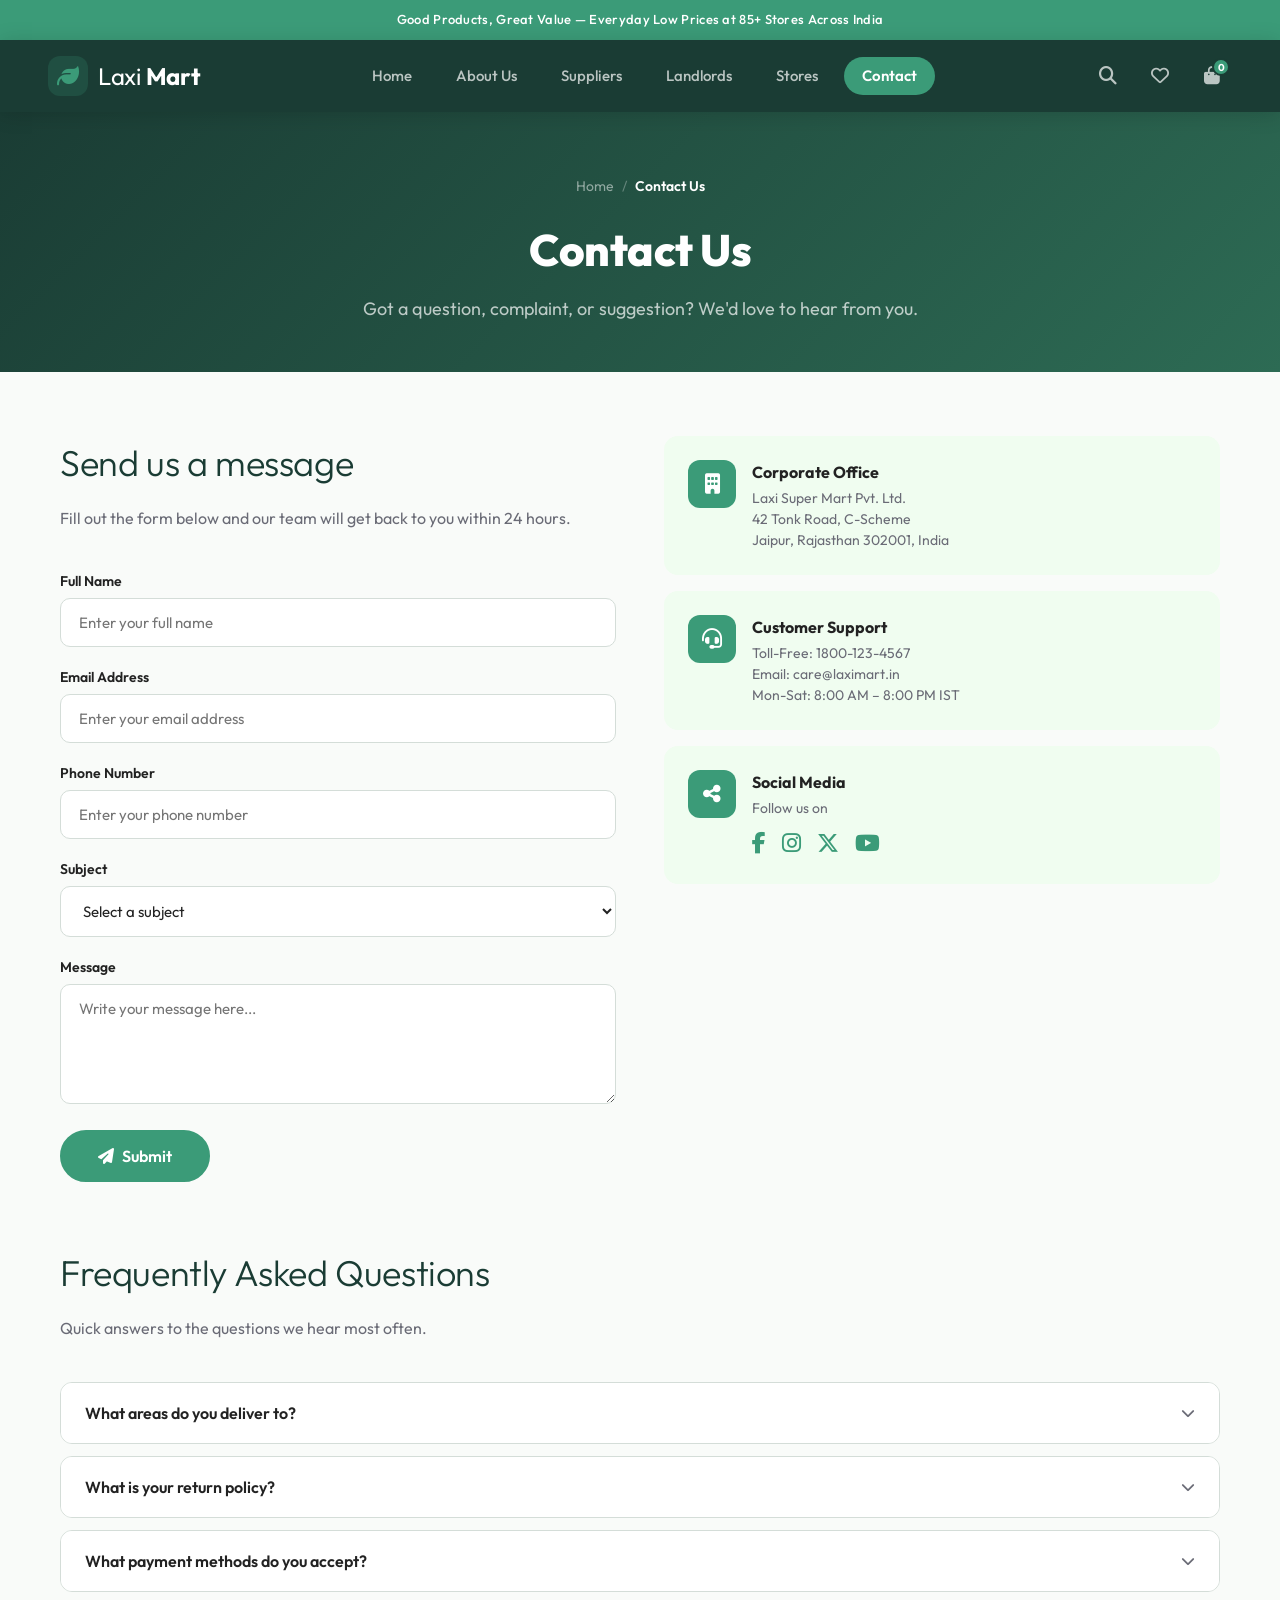
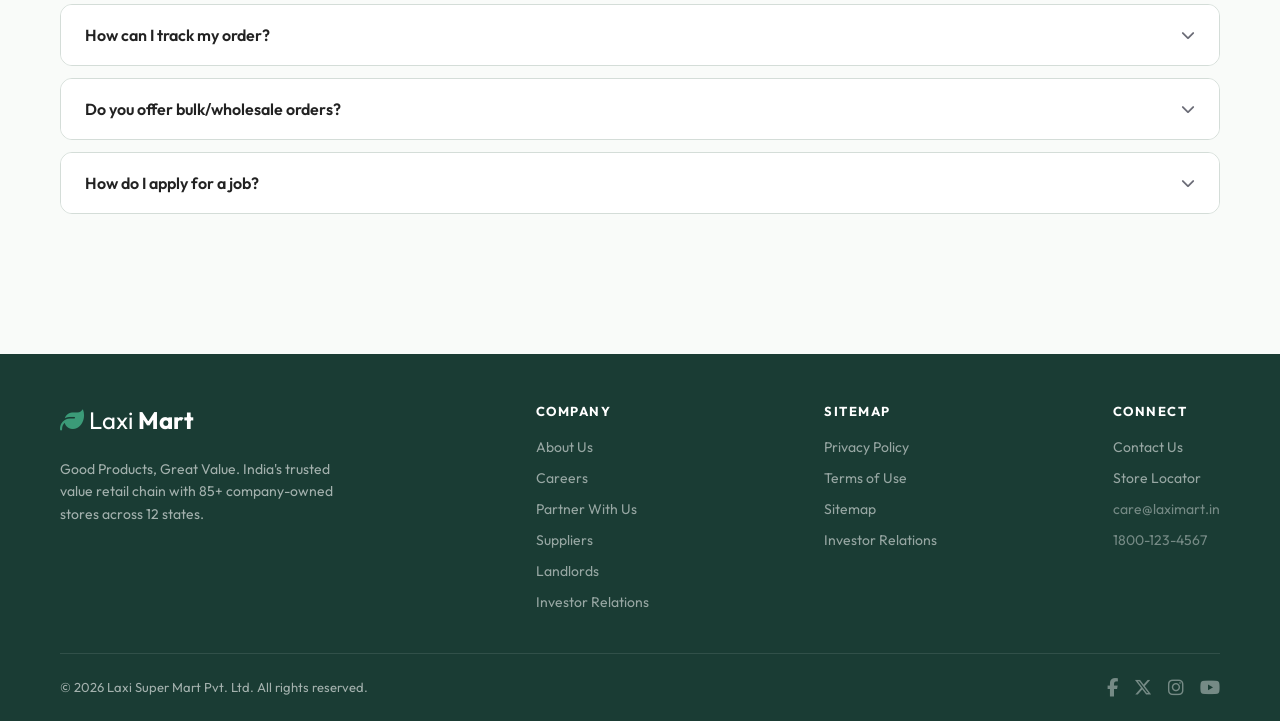
<file: contact.html>
<!DOCTYPE html>
<html lang="en">
<head>
    <meta charset="UTF-8">
    <meta name="viewport" content="width=device-width, initial-scale=1.0">
    <title>Contact Us - Laxi Super Mart</title>
    <link rel="stylesheet" href="style.css">
    <link rel="stylesheet" href="pages.css">
    <link rel="preconnect" href="https://fonts.googleapis.com">
    <link rel="preconnect" href="https://fonts.gstatic.com" crossorigin>
    <link href="https://fonts.googleapis.com/css2?family=Outfit:wght@400;500;600;700;800;900&display=swap" rel="stylesheet">
    <link rel="stylesheet" href="https://cdnjs.cloudflare.com/ajax/libs/font-awesome/6.4.0/css/all.min.css">
</head>
<body>
    <!-- Mobile Drawer -->
    <div class="drawer-overlay" id="drawer-overlay"></div>
    <div class="mobile-drawer" id="mobile-drawer">
        <div style="display: flex; justify-content: space-between; align-items: center; margin-bottom: 20px;">
            <a href="index.html" class="nav-logo" style="font-size: 20px;"><i class="fas fa-leaf"></i> <span>Laxi <strong>Mart</strong></span></a>
            <button id="close-drawer" style="background: none; font-size: 24px; color: rgba(255,255,255,0.6);"><i class="fas fa-times"></i></button>
        </div>
        <nav style="display: flex; flex-direction: column; gap: 4px;">
            <a href="index.html" class="drawer-link">Home</a>
            <a href="about.html" class="drawer-link">About Us</a>
            <a href="suppliers.html" class="drawer-link">Suppliers</a>
            <a href="landlords.html" class="drawer-link">Landlords</a>
            <a href="careers.html" class="drawer-link">Careers</a>
            <a href="partner.html" class="drawer-link">Partner With Us</a>
            <a href="investors.html" class="drawer-link">Investor Relations</a>
            <a href="stores.html" class="drawer-link">Store Locator</a>
            <a href="contact.html" class="drawer-link">Contact Us</a>
        </nav>
        <div style="margin-top: auto; padding-top: 20px; border-top: 1px solid rgba(255,255,255,0.1);">
            <p style="font-size: 13px; color: rgba(255,255,255,0.5); margin-bottom: 8px;">Contact Us</p>
            <p style="font-weight: 700; color: var(--primary-green);">+91 98765 43210</p>
        </div>
    </div>

    <!-- Top Announcement Bar -->
    <div class="announcement-bar">Good Products, Great Value — Everyday Low Prices at 85+ Stores Across India</div>

    <!-- Header & Navigation -->
    <header class="header-nav">
        <div class="nav-inner">
            <!-- Mobile Menu Button -->
            <button class="mobile-menu-btn" id="open-drawer"><i class="fas fa-bars"></i></button>

            <!-- Logo -->
            <a href="index.html" class="nav-logo">
                <i class="fas fa-leaf"></i>
                <span>Laxi <strong>Mart</strong></span>
            </a>

            <!-- Center Nav Links -->
            <nav class="nav-links">
                <a href="index.html" class="nav-link">Home</a>
                <a href="about.html" class="nav-link">About Us</a>
                <a href="suppliers.html" class="nav-link">Suppliers</a>
                <a href="landlords.html" class="nav-link">Landlords</a>
                <a href="stores.html" class="nav-link">Stores</a>
                <a href="contact.html" class="nav-link">Contact</a>
            </nav>

            <!-- Right Section: Search, Actions, CTA -->
            <div class="nav-right">
                <button class="nav-search-toggle" aria-label="Search"><i class="fas fa-search"></i></button>
                <a href="#" class="nav-icon" title="Favorites"><i class="far fa-heart"></i></a>
                <a href="#" class="nav-icon nav-cart" title="Cart">
                    <i class="fas fa-shopping-bag"></i>
                    <span class="cart-badge">0</span>
                </a>
            </div>
        </div>

        <!-- Expandable Search Bar -->
        <div class="nav-search-bar" id="nav-search-bar">
            <div class="nav-search-inner">
                <i class="fas fa-search"></i>
                <input type="text" placeholder="Search for products, categories, brands...">
                <button class="nav-search-close" aria-label="Close search"><i class="fas fa-times"></i></button>
            </div>
        </div>
    </header>

    <!-- Page Banner -->
    <section class="page-banner">
        <div class="page-banner-inner">
            <div class="breadcrumb">
                <a href="index.html">Home</a>
                <span class="sep">/</span>
                <span class="current">Contact Us</span>
            </div>
            <h1>Contact Us</h1>
            <p>Got a question, complaint, or suggestion? We'd love to hear from you.</p>
        </div>
    </section>

    <main>
        <!-- Contact Form + Info -->
        <div class="page-section">
            <div class="two-col">
                <!-- Left: Contact Form -->
                <div>
                    <h2 class="page-section-heading">Send us a message</h2>
                    <p class="page-section-sub">Fill out the form below and our team will get back to you within 24 hours.</p>
                    <form id="contact-form" onsubmit="event.preventDefault(); alert('Thank you! Your message has been submitted.');">
                        <div class="form-group">
                            <label class="form-label" for="contact-name">Full Name</label>
                            <input type="text" class="form-input" id="contact-name" name="name" placeholder="Enter your full name" required>
                        </div>
                        <div class="form-group">
                            <label class="form-label" for="contact-email">Email Address</label>
                            <input type="email" class="form-input" id="contact-email" name="email" placeholder="Enter your email address" required>
                        </div>
                        <div class="form-group">
                            <label class="form-label" for="contact-phone">Phone Number</label>
                            <input type="tel" class="form-input" id="contact-phone" name="phone" placeholder="Enter your phone number">
                        </div>
                        <div class="form-group">
                            <label class="form-label" for="contact-subject">Subject</label>
                            <select class="form-select" id="contact-subject" name="subject" required>
                                <option value="" disabled selected>Select a subject</option>
                                <option value="general">General Inquiry</option>
                                <option value="order">Order Issue</option>
                                <option value="feedback">Feedback</option>
                                <option value="partnership">Partnership</option>
                                <option value="other">Other</option>
                            </select>
                        </div>
                        <div class="form-group">
                            <label class="form-label" for="contact-message">Message</label>
                            <textarea class="form-textarea" id="contact-message" name="message" placeholder="Write your message here..." required></textarea>
                        </div>
                        <button type="submit" class="form-submit"><i class="fas fa-paper-plane"></i> Submit</button>
                    </form>
                </div>

                <!-- Right: Contact Cards -->
                <div>
                    <!-- Corporate Office -->
                    <div class="contact-card">
                        <div class="contact-card-icon"><i class="fas fa-building"></i></div>
                        <div>
                            <h4>Corporate Office</h4>
                            <p>Laxi Super Mart Pvt. Ltd.<br>42 Tonk Road, C-Scheme<br>Jaipur, Rajasthan 302001, India</p>
                        </div>
                    </div>

                    <!-- Customer Support -->
                    <div class="contact-card">
                        <div class="contact-card-icon"><i class="fas fa-headset"></i></div>
                        <div>
                            <h4>Customer Support</h4>
                            <p>Toll-Free: 1800-123-4567<br>Email: care@laximart.in<br>Mon-Sat: 8:00 AM – 8:00 PM IST</p>
                        </div>
                    </div>

                    <!-- Social Media -->
                    <div class="contact-card">
                        <div class="contact-card-icon"><i class="fas fa-share-alt"></i></div>
                        <div>
                            <h4>Social Media</h4>
                            <p>Follow us on</p>
                            <div style="display: flex; gap: 16px; margin-top: 8px; font-size: 22px;">
                                <a href="#" style="color: #3b9b78;" aria-label="Facebook"><i class="fab fa-facebook-f"></i></a>
                                <a href="#" style="color: #3b9b78;" aria-label="Instagram"><i class="fab fa-instagram"></i></a>
                                <a href="#" style="color: #3b9b78;" aria-label="Twitter"><i class="fab fa-x-twitter"></i></a>
                                <a href="#" style="color: #3b9b78;" aria-label="YouTube"><i class="fab fa-youtube"></i></a>
                            </div>
                        </div>
                    </div>
                </div>
            </div>
        </div>

        <!-- FAQ Accordion -->
        <div class="page-section" style="padding-top: 0;">
            <h2 class="page-section-heading">Frequently Asked Questions</h2>
            <p class="page-section-sub">Quick answers to the questions we hear most often.</p>

            <div id="faq-accordion">
                <div class="accordion-item">
                    <div class="accordion-header" onclick="this.parentElement.classList.toggle('open')">
                        What areas do you deliver to?
                        <i class="fas fa-chevron-down"></i>
                    </div>
                    <div class="accordion-body">
                        <div class="accordion-body-inner">
                            We have 85+ stores across 12 states — chances are there's one near you! Home delivery is available in select cities. The easiest way? Just walk in — we're open 7 AM to 10 PM every day.
                        </div>
                    </div>
                </div>

                <div class="accordion-item">
                    <div class="accordion-header" onclick="this.parentElement.classList.toggle('open')">
                        What is your return policy?
                        <i class="fas fa-chevron-down"></i>
                    </div>
                    <div class="accordion-body">
                        <div class="accordion-body-inner">
                            Bought fruits, vegetables, or dairy that weren't fresh? Bring them back within 24 hours — no questions asked. Just visit the customer service counter at any Laxi Mart.
                        </div>
                    </div>
                </div>

                <div class="accordion-item">
                    <div class="accordion-header" onclick="this.parentElement.classList.toggle('open')">
                        What payment methods do you accept?
                        <i class="fas fa-chevron-down"></i>
                    </div>
                    <div class="accordion-body">
                        <div class="accordion-body-inner">
                            We accept cash, all major debit/credit cards (Visa, Mastercard, RuPay), UPI (GPay, PhonePe, Paytm), and net banking. Cash on delivery available for online orders.
                        </div>
                    </div>
                </div>

                <div class="accordion-item">
                    <div class="accordion-header" onclick="this.parentElement.classList.toggle('open')">
                        How can I track my order?
                        <i class="fas fa-chevron-down"></i>
                    </div>
                    <div class="accordion-body">
                        <div class="accordion-body-inner">
                            For online orders, track your delivery status in your account dashboard or contact our support team with your order number. In-store purchases don't require tracking.
                        </div>
                    </div>
                </div>

                <div class="accordion-item">
                    <div class="accordion-header" onclick="this.parentElement.classList.toggle('open')">
                        Do you offer bulk/wholesale orders?
                        <i class="fas fa-chevron-down"></i>
                    </div>
                    <div class="accordion-body">
                        <div class="accordion-body-inner">
                            Yes! Planning a family function, office party, or run a small business? We offer special rates for bulk orders. Email bulk@laximart.in or call 1800-123-4568 — we'll help you get the best deal.
                        </div>
                    </div>
                </div>

                <div class="accordion-item">
                    <div class="accordion-header" onclick="this.parentElement.classList.toggle('open')">
                        How do I apply for a job?
                        <i class="fas fa-chevron-down"></i>
                    </div>
                    <div class="accordion-body">
                        <div class="accordion-body-inner">
                            Visit our Careers page to view current openings. You can also drop your resume at any Laxi Mart store's customer service desk for store-level positions.
                        </div>
                    </div>
                </div>
            </div>
        </div>
    </main>

    <!-- Footer -->
        <footer style="background: #1a3c34; padding-top: 48px; color: rgba(255,255,255,0.6); margin-top: 64px;">
        <div style="max-width: 1200px; margin: 0 auto; padding: 0 20px;">
            <div style="display: flex; justify-content: space-between; flex-wrap: wrap; gap: 40px; padding-bottom: 40px; border-bottom: 1px solid rgba(255,255,255,0.1);">
                <div style="max-width: 300px;">
                    <div style="margin-bottom: 20px; font-size: 24px; font-weight: 400; color: #fff;"><i class="fas fa-leaf" style="color: #3b9b78;"></i> Laxi <strong>Mart</strong></div>
                    <p style="font-size: 14px; line-height: 1.6;">Good Products, Great Value. India's trusted value retail chain with 85+ company-owned stores across 12 states.</p>
                </div>
                <div>
                    <h4 style="color: #fff; font-size: 13px; font-weight: 700; margin-bottom: 16px; text-transform: uppercase; letter-spacing: 1.5px;">Company</h4>
                    <ul style="list-style: none; padding: 0; display: flex; flex-direction: column; gap: 10px; font-size: 14px;">
                        <li><a href="about.html" style="color: rgba(255,255,255,0.55); text-decoration: none;">About Us</a></li>
                        <li><a href="careers.html" style="color: rgba(255,255,255,0.55); text-decoration: none;">Careers</a></li>
                        <li><a href="partner.html" style="color: rgba(255,255,255,0.55); text-decoration: none;">Partner With Us</a></li>
                        <li><a href="suppliers.html" style="color: rgba(255,255,255,0.55); text-decoration: none;">Suppliers</a></li>
                        <li><a href="landlords.html" style="color: rgba(255,255,255,0.55); text-decoration: none;">Landlords</a></li>
                        <li><a href="investors.html" style="color: rgba(255,255,255,0.55); text-decoration: none;">Investor Relations</a></li>
                    </ul>
                </div>
                <div>
                    <h4 style="color: #fff; font-size: 13px; font-weight: 700; margin-bottom: 16px; text-transform: uppercase; letter-spacing: 1.5px;">Sitemap</h4>
                    <ul style="list-style: none; padding: 0; display: flex; flex-direction: column; gap: 10px; font-size: 14px;">
                        <li><a href="privacy.html" style="color: rgba(255,255,255,0.55); text-decoration: none;">Privacy Policy</a></li>
                        <li><a href="terms.html" style="color: rgba(255,255,255,0.55); text-decoration: none;">Terms of Use</a></li>
                        <li><a href="sitemap.html" style="color: rgba(255,255,255,0.55); text-decoration: none;">Sitemap</a></li>
                        <li><a href="investors.html" style="color: rgba(255,255,255,0.55); text-decoration: none;">Investor Relations</a></li>
                    </ul>
                </div>
                <div>
                    <h4 style="color: #fff; font-size: 13px; font-weight: 700; margin-bottom: 16px; text-transform: uppercase; letter-spacing: 1.5px;">Connect</h4>
                    <ul style="list-style: none; padding: 0; display: flex; flex-direction: column; gap: 10px; font-size: 14px;">
                        <li><a href="contact.html" style="color: rgba(255,255,255,0.55); text-decoration: none;">Contact Us</a></li>
                        <li><a href="stores.html" style="color: rgba(255,255,255,0.55); text-decoration: none;">Store Locator</a></li>
                        <li style="color: rgba(255,255,255,0.4);">care@laximart.in</li>
                        <li style="color: rgba(255,255,255,0.4);">1800-123-4567</li>
                    </ul>
                </div>
            </div>
        </div>
        <div style="max-width: 1200px; margin: 0 auto; padding: 20px; display: flex; justify-content: space-between; align-items: center; flex-wrap: wrap; gap: 12px; font-size: 13px;">
            <span>&copy; 2026 Laxi Super Mart Pvt. Ltd. All rights reserved.</span>
            <div style="display: flex; gap: 16px;">
                <a href="#" style="color: rgba(255,255,255,0.4); font-size: 18px;"><i class="fab fa-facebook-f"></i></a>
                <a href="#" style="color: rgba(255,255,255,0.4); font-size: 18px;"><i class="fab fa-x-twitter"></i></a>
                <a href="#" style="color: rgba(255,255,255,0.4); font-size: 18px;"><i class="fab fa-instagram"></i></a>
                <a href="#" style="color: rgba(255,255,255,0.4); font-size: 18px;"><i class="fab fa-youtube"></i></a>
            </div>
        </div>
    </footer>

    <script src="script.js"></script>
</body>
</html>
</file>
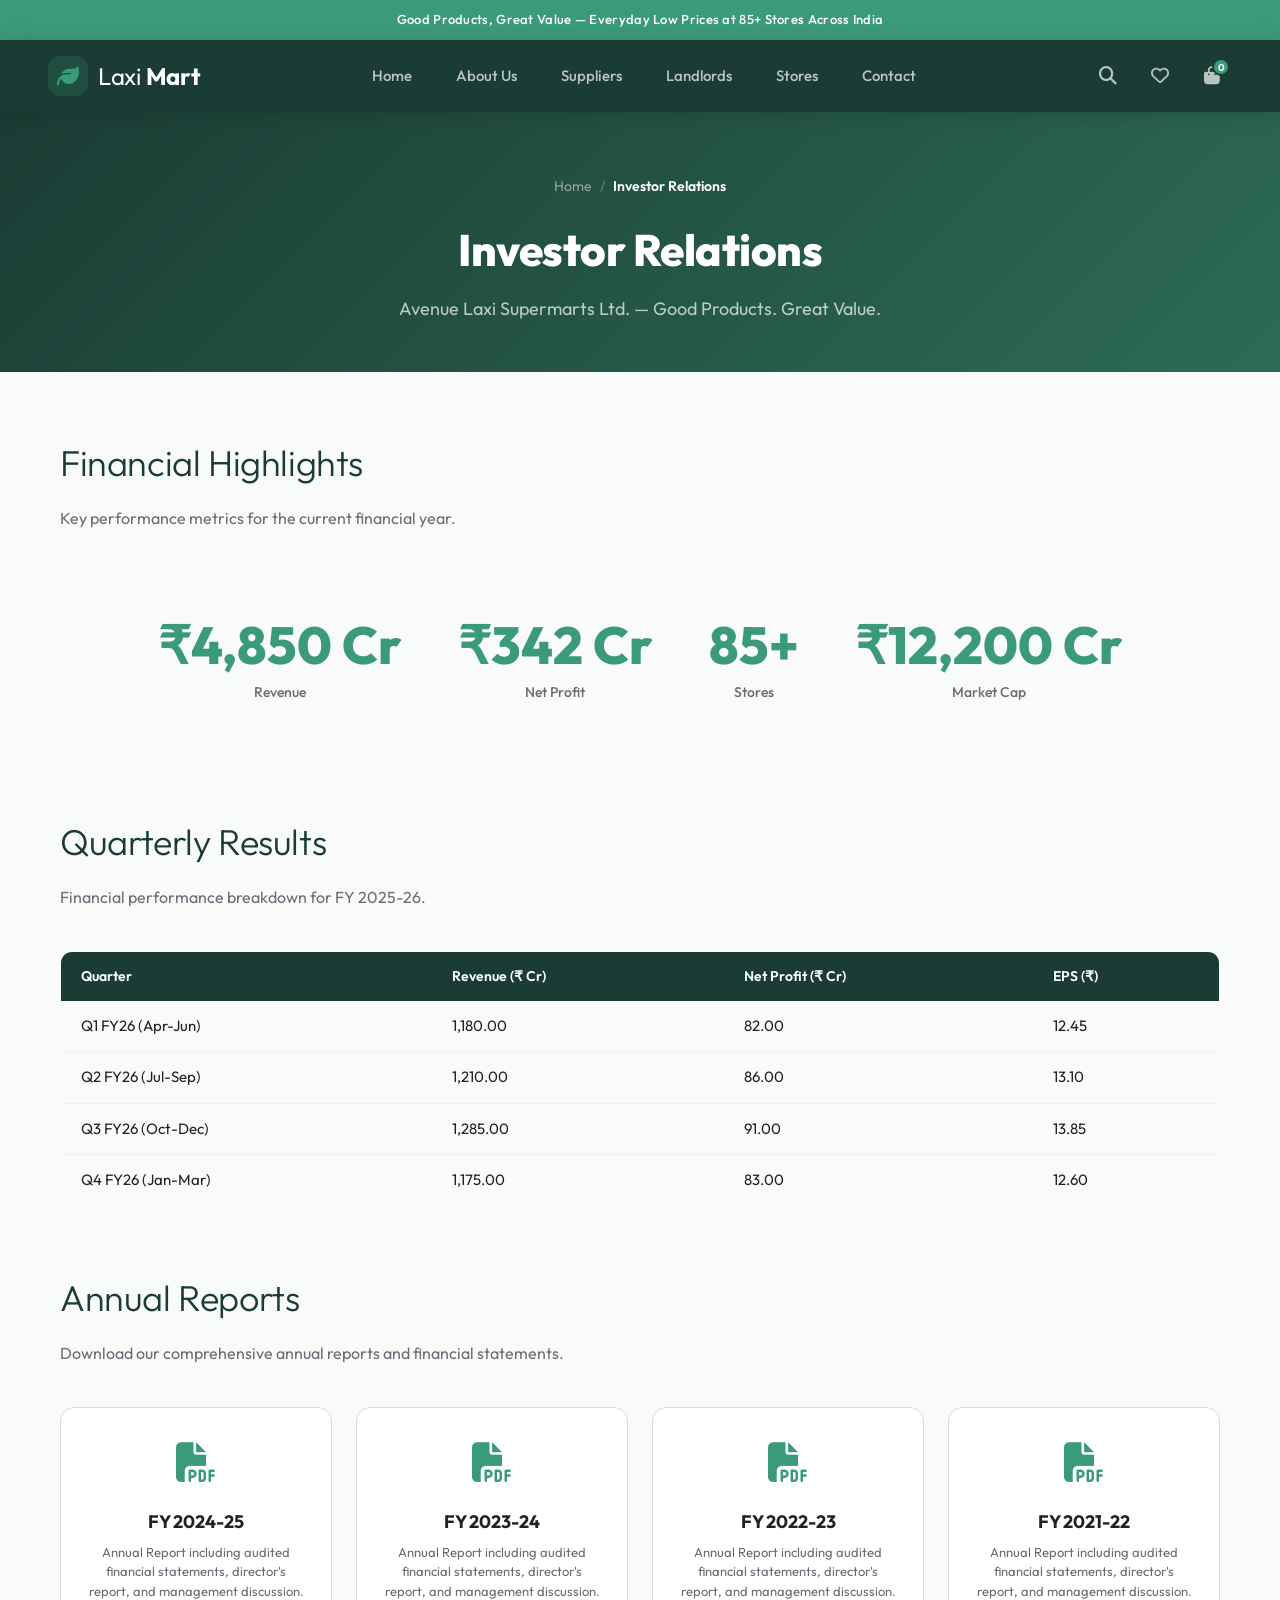
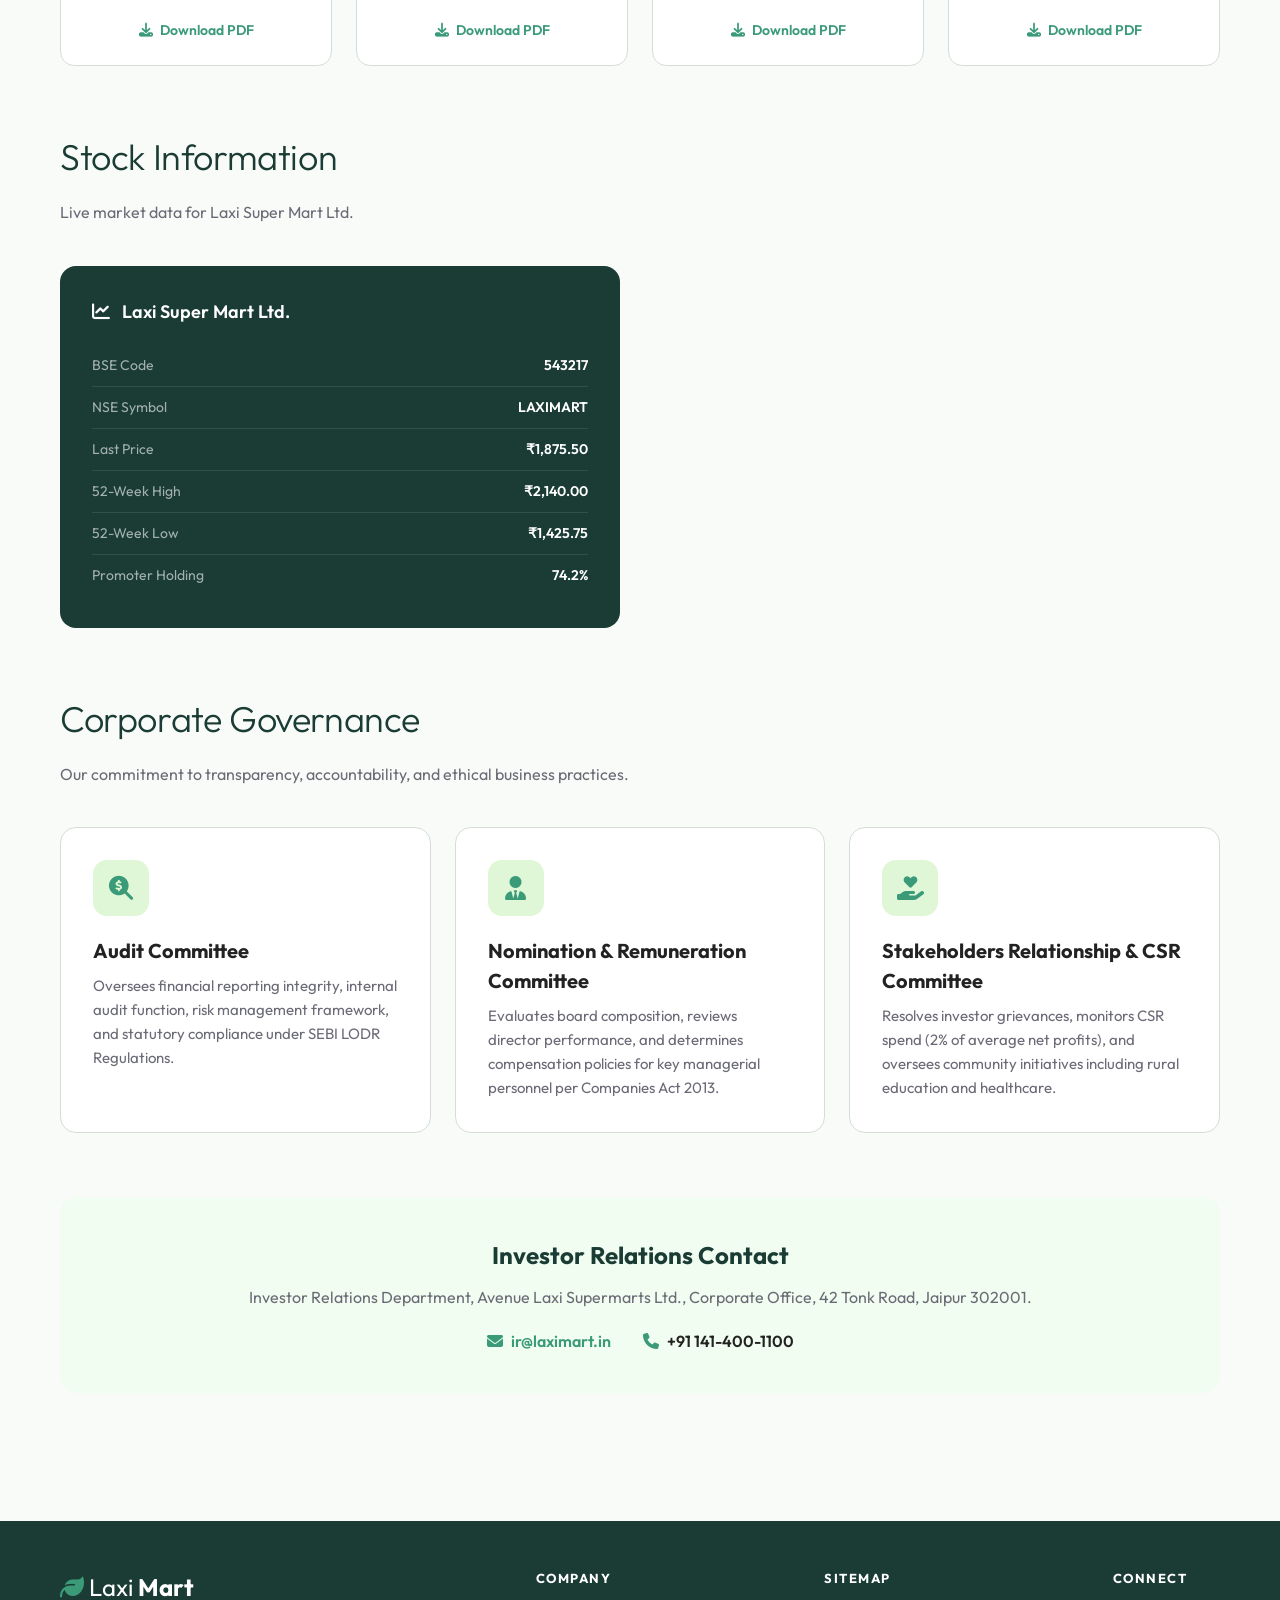
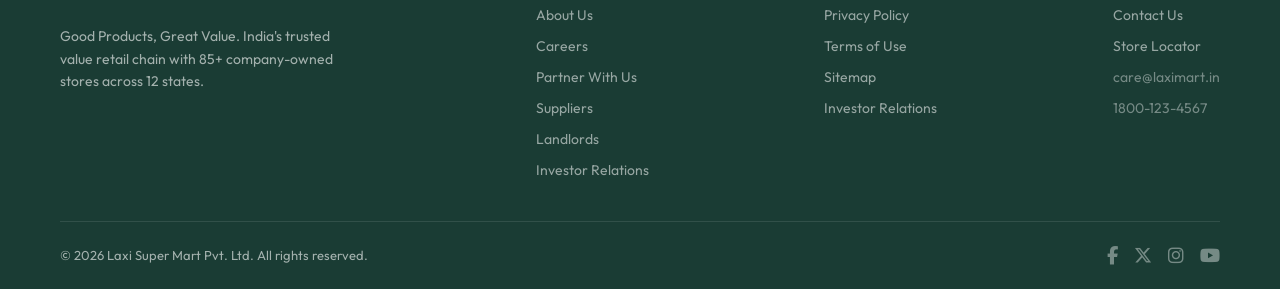
<file: investors.html>
<!DOCTYPE html>
<html lang="en">
<head>
    <meta charset="UTF-8">
    <meta name="viewport" content="width=device-width, initial-scale=1.0">
    <title>Investor Relations - Laxi Super Mart</title>
    <link rel="stylesheet" href="style.css">
    <link rel="stylesheet" href="pages.css">
    <link rel="preconnect" href="https://fonts.googleapis.com">
    <link rel="preconnect" href="https://fonts.gstatic.com" crossorigin>
    <link href="https://fonts.googleapis.com/css2?family=Outfit:wght@400;500;600;700;800;900&display=swap" rel="stylesheet">
    <link rel="stylesheet" href="https://cdnjs.cloudflare.com/ajax/libs/font-awesome/6.4.0/css/all.min.css">
</head>
<body>
    <!-- Mobile Drawer -->
    <div class="drawer-overlay" id="drawer-overlay"></div>
    <div class="mobile-drawer" id="mobile-drawer">
        <div style="display: flex; justify-content: space-between; align-items: center; margin-bottom: 20px;">
            <a href="index.html" class="nav-logo" style="font-size: 20px;"><i class="fas fa-leaf"></i> <span>Laxi <strong>Mart</strong></span></a>
            <button id="close-drawer" style="background: none; font-size: 24px; color: rgba(255,255,255,0.6);"><i class="fas fa-times"></i></button>
        </div>
        <nav style="display: flex; flex-direction: column; gap: 4px;">
            <a href="index.html" class="drawer-link">Home</a>
            <a href="about.html" class="drawer-link">About Us</a>
            <a href="suppliers.html" class="drawer-link">Suppliers</a>
            <a href="landlords.html" class="drawer-link">Landlords</a>
            <a href="careers.html" class="drawer-link">Careers</a>
            <a href="partner.html" class="drawer-link">Partner With Us</a>
            <a href="investors.html" class="drawer-link">Investor Relations</a>
            <a href="stores.html" class="drawer-link">Store Locator</a>
            <a href="contact.html" class="drawer-link">Contact Us</a>
        </nav>
        <div style="margin-top: auto; padding-top: 20px; border-top: 1px solid rgba(255,255,255,0.1);">
            <p style="font-size: 13px; color: rgba(255,255,255,0.5); margin-bottom: 8px;">Contact Us</p>
            <p style="font-weight: 700; color: var(--primary-green);">+91 98765 43210</p>
        </div>
    </div>

    <!-- Top Announcement Bar -->
    <div class="announcement-bar">Good Products, Great Value — Everyday Low Prices at 85+ Stores Across India</div>

    <!-- Header & Navigation -->
    <header class="header-nav">
        <div class="nav-inner">
            <!-- Mobile Menu Button -->
            <button class="mobile-menu-btn" id="open-drawer"><i class="fas fa-bars"></i></button>

            <!-- Logo -->
            <a href="index.html" class="nav-logo">
                <i class="fas fa-leaf"></i>
                <span>Laxi <strong>Mart</strong></span>
            </a>

            <!-- Center Nav Links -->
            <nav class="nav-links">
                <a href="index.html" class="nav-link">Home</a>
                <a href="about.html" class="nav-link">About Us</a>
                <a href="suppliers.html" class="nav-link">Suppliers</a>
                <a href="landlords.html" class="nav-link">Landlords</a>
                <a href="stores.html" class="nav-link">Stores</a>
                <a href="contact.html" class="nav-link">Contact</a>
            </nav>

            <!-- Right Section: Search, Actions, CTA -->
            <div class="nav-right">
                <button class="nav-search-toggle" aria-label="Search"><i class="fas fa-search"></i></button>
                <a href="#" class="nav-icon" title="Favorites"><i class="far fa-heart"></i></a>
                <a href="#" class="nav-icon nav-cart" title="Cart">
                    <i class="fas fa-shopping-bag"></i>
                    <span class="cart-badge">0</span>
                </a>
            </div>
        </div>

        <!-- Expandable Search Bar -->
        <div class="nav-search-bar" id="nav-search-bar">
            <div class="nav-search-inner">
                <i class="fas fa-search"></i>
                <input type="text" placeholder="Search for products, categories, brands...">
                <button class="nav-search-close" aria-label="Close search"><i class="fas fa-times"></i></button>
            </div>
        </div>
    </header>

    <!-- Page Banner -->
    <section class="page-banner">
        <div class="page-banner-inner">
            <div class="breadcrumb">
                <a href="index.html">Home</a>
                <span class="sep">/</span>
                <span class="current">Investor Relations</span>
            </div>
            <h1>Investor Relations</h1>
            <p>Avenue Laxi Supermarts Ltd. — Good Products. Great Value.</p>
        </div>
    </section>

    <main>
        <!-- Financial Highlights -->
        <div class="page-section">
            <h2 class="page-section-heading">Financial Highlights</h2>
            <p class="page-section-sub">Key performance metrics for the current financial year.</p>

            <div class="stats-row">
                <div class="stat-item">
                    <span class="stat-number">&#8377;4,850 Cr</span>
                    <span class="stat-label">Revenue</span>
                </div>
                <div class="stat-item">
                    <span class="stat-number">&#8377;342 Cr</span>
                    <span class="stat-label">Net Profit</span>
                </div>
                <div class="stat-item">
                    <span class="stat-number">85+</span>
                    <span class="stat-label">Stores</span>
                </div>
                <div class="stat-item">
                    <span class="stat-number">&#8377;12,200 Cr</span>
                    <span class="stat-label">Market Cap</span>
                </div>
            </div>
        </div>

        <!-- Quarterly Results -->
        <div class="page-section" style="padding-top: 0;">
            <h2 class="page-section-heading">Quarterly Results</h2>
            <p class="page-section-sub">Financial performance breakdown for FY 2025-26.</p>

            <div style="overflow-x: auto;">
                <table class="data-table">
                    <thead>
                        <tr>
                            <th>Quarter</th>
                            <th>Revenue (&#8377; Cr)</th>
                            <th>Net Profit (&#8377; Cr)</th>
                            <th>EPS (&#8377;)</th>
                        </tr>
                    </thead>
                    <tbody>
                        <tr>
                            <td>Q1 FY26 (Apr-Jun)</td>
                            <td>1,180.00</td>
                            <td>82.00</td>
                            <td>12.45</td>
                        </tr>
                        <tr>
                            <td>Q2 FY26 (Jul-Sep)</td>
                            <td>1,210.00</td>
                            <td>86.00</td>
                            <td>13.10</td>
                        </tr>
                        <tr>
                            <td>Q3 FY26 (Oct-Dec)</td>
                            <td>1,285.00</td>
                            <td>91.00</td>
                            <td>13.85</td>
                        </tr>
                        <tr>
                            <td>Q4 FY26 (Jan-Mar)</td>
                            <td>1,175.00</td>
                            <td>83.00</td>
                            <td>12.60</td>
                        </tr>
                    </tbody>
                </table>
            </div>
        </div>

        <!-- Annual Reports -->
        <div class="page-section" style="padding-top: 0;">
            <h2 class="page-section-heading">Annual Reports</h2>
            <p class="page-section-sub">Download our comprehensive annual reports and financial statements.</p>

            <div class="grid-4">
                <div class="report-card">
                    <div style="font-size: 40px; color: #3b9b78; margin-bottom: 16px;"><i class="fas fa-file-pdf"></i></div>
                    <h4>FY 2024-25</h4>
                    <p>Annual Report including audited financial statements, director's report, and management discussion.</p>
                    <a href="#"><i class="fas fa-download" style="margin-right: 4px;"></i> Download PDF</a>
                </div>
                <div class="report-card">
                    <div style="font-size: 40px; color: #3b9b78; margin-bottom: 16px;"><i class="fas fa-file-pdf"></i></div>
                    <h4>FY 2023-24</h4>
                    <p>Annual Report including audited financial statements, director's report, and management discussion.</p>
                    <a href="#"><i class="fas fa-download" style="margin-right: 4px;"></i> Download PDF</a>
                </div>
                <div class="report-card">
                    <div style="font-size: 40px; color: #3b9b78; margin-bottom: 16px;"><i class="fas fa-file-pdf"></i></div>
                    <h4>FY 2022-23</h4>
                    <p>Annual Report including audited financial statements, director's report, and management discussion.</p>
                    <a href="#"><i class="fas fa-download" style="margin-right: 4px;"></i> Download PDF</a>
                </div>
                <div class="report-card">
                    <div style="font-size: 40px; color: #3b9b78; margin-bottom: 16px;"><i class="fas fa-file-pdf"></i></div>
                    <h4>FY 2021-22</h4>
                    <p>Annual Report including audited financial statements, director's report, and management discussion.</p>
                    <a href="#"><i class="fas fa-download" style="margin-right: 4px;"></i> Download PDF</a>
                </div>
            </div>
        </div>

        <!-- Stock Information -->
        <div class="page-section" style="padding-top: 0;">
            <h2 class="page-section-heading">Stock Information</h2>
            <p class="page-section-sub">Live market data for Laxi Super Mart Ltd.</p>

            <div style="max-width: 560px;">
                <div class="stock-card">
                    <h3><i class="fas fa-chart-line" style="margin-right: 8px;"></i> Laxi Super Mart Ltd.</h3>
                    <div class="stock-info-row">
                        <span class="label">BSE Code</span>
                        <span class="value">543217</span>
                    </div>
                    <div class="stock-info-row">
                        <span class="label">NSE Symbol</span>
                        <span class="value">LAXIMART</span>
                    </div>
                    <div class="stock-info-row">
                        <span class="label">Last Price</span>
                        <span class="value">&#8377;1,875.50</span>
                    </div>
                    <div class="stock-info-row">
                        <span class="label">52-Week High</span>
                        <span class="value">&#8377;2,140.00</span>
                    </div>
                    <div class="stock-info-row">
                        <span class="label">52-Week Low</span>
                        <span class="value">&#8377;1,425.75</span>
                    </div>
                    <div class="stock-info-row">
                        <span class="label">Promoter Holding</span>
                        <span class="value">74.2%</span>
                    </div>
                </div>
            </div>
        </div>

        <!-- Corporate Governance -->
        <div class="page-section" style="padding-top: 0;">
            <h2 class="page-section-heading">Corporate Governance</h2>
            <p class="page-section-sub">Our commitment to transparency, accountability, and ethical business practices.</p>

            <div class="grid-3">
                <div class="content-card">
                    <div class="content-card-icon"><i class="fas fa-search-dollar"></i></div>
                    <h3>Audit Committee</h3>
                    <p>Oversees financial reporting integrity, internal audit function, risk management framework, and statutory compliance under SEBI LODR Regulations.</p>
                </div>
                <div class="content-card">
                    <div class="content-card-icon"><i class="fas fa-user-tie"></i></div>
                    <h3>Nomination &amp; Remuneration Committee</h3>
                    <p>Evaluates board composition, reviews director performance, and determines compensation policies for key managerial personnel per Companies Act 2013.</p>
                </div>
                <div class="content-card">
                    <div class="content-card-icon"><i class="fas fa-hand-holding-heart"></i></div>
                    <h3>Stakeholders Relationship &amp; CSR Committee</h3>
                    <p>Resolves investor grievances, monitors CSR spend (2% of average net profits), and oversees community initiatives including rural education and healthcare.</p>
                </div>
            </div>
        </div>

        <!-- IR Contact -->
        <div class="page-section" style="padding-top: 0;">
            <div style="background: #f0fdf0; border-radius: 16px; padding: 40px; text-align: center;">
                <h3 style="font-size: 24px; font-weight: 700; color: #1a3c34; margin-bottom: 12px;">Investor Relations Contact</h3>
                <p style="font-size: 16px; color: #6a6b76; margin-bottom: 20px;">Investor Relations Department, Avenue Laxi Supermarts Ltd., Corporate Office, 42 Tonk Road, Jaipur 302001.</p>
                <div style="display: flex; justify-content: center; gap: 32px; flex-wrap: wrap;">
                    <div style="display: flex; align-items: center; gap: 8px; font-size: 16px; color: #222222;">
                        <i class="fas fa-envelope" style="color: #3b9b78;"></i>
                        <a href="mailto:ir@laximart.in" style="color: #3b9b78; font-weight: 600; text-decoration: none;">ir@laximart.in</a>
                    </div>
                    <div style="display: flex; align-items: center; gap: 8px; font-size: 16px; color: #222222;">
                        <i class="fas fa-phone" style="color: #3b9b78;"></i>
                        <span style="font-weight: 600;">+91 141-400-1100</span>
                    </div>
                </div>
            </div>
        </div>
    </main>

    <!-- Footer -->
        <footer style="background: #1a3c34; padding-top: 48px; color: rgba(255,255,255,0.6); margin-top: 64px;">
        <div style="max-width: 1200px; margin: 0 auto; padding: 0 20px;">
            <div style="display: flex; justify-content: space-between; flex-wrap: wrap; gap: 40px; padding-bottom: 40px; border-bottom: 1px solid rgba(255,255,255,0.1);">
                <div style="max-width: 300px;">
                    <div style="margin-bottom: 20px; font-size: 24px; font-weight: 400; color: #fff;"><i class="fas fa-leaf" style="color: #3b9b78;"></i> Laxi <strong>Mart</strong></div>
                    <p style="font-size: 14px; line-height: 1.6;">Good Products, Great Value. India's trusted value retail chain with 85+ company-owned stores across 12 states.</p>
                </div>
                <div>
                    <h4 style="color: #fff; font-size: 13px; font-weight: 700; margin-bottom: 16px; text-transform: uppercase; letter-spacing: 1.5px;">Company</h4>
                    <ul style="list-style: none; padding: 0; display: flex; flex-direction: column; gap: 10px; font-size: 14px;">
                        <li><a href="about.html" style="color: rgba(255,255,255,0.55); text-decoration: none;">About Us</a></li>
                        <li><a href="careers.html" style="color: rgba(255,255,255,0.55); text-decoration: none;">Careers</a></li>
                        <li><a href="partner.html" style="color: rgba(255,255,255,0.55); text-decoration: none;">Partner With Us</a></li>
                        <li><a href="suppliers.html" style="color: rgba(255,255,255,0.55); text-decoration: none;">Suppliers</a></li>
                        <li><a href="landlords.html" style="color: rgba(255,255,255,0.55); text-decoration: none;">Landlords</a></li>
                        <li><a href="investors.html" style="color: rgba(255,255,255,0.55); text-decoration: none;">Investor Relations</a></li>
                    </ul>
                </div>
                <div>
                    <h4 style="color: #fff; font-size: 13px; font-weight: 700; margin-bottom: 16px; text-transform: uppercase; letter-spacing: 1.5px;">Sitemap</h4>
                    <ul style="list-style: none; padding: 0; display: flex; flex-direction: column; gap: 10px; font-size: 14px;">
                        <li><a href="privacy.html" style="color: rgba(255,255,255,0.55); text-decoration: none;">Privacy Policy</a></li>
                        <li><a href="terms.html" style="color: rgba(255,255,255,0.55); text-decoration: none;">Terms of Use</a></li>
                        <li><a href="sitemap.html" style="color: rgba(255,255,255,0.55); text-decoration: none;">Sitemap</a></li>
                        <li><a href="investors.html" style="color: rgba(255,255,255,0.55); text-decoration: none;">Investor Relations</a></li>
                    </ul>
                </div>
                <div>
                    <h4 style="color: #fff; font-size: 13px; font-weight: 700; margin-bottom: 16px; text-transform: uppercase; letter-spacing: 1.5px;">Connect</h4>
                    <ul style="list-style: none; padding: 0; display: flex; flex-direction: column; gap: 10px; font-size: 14px;">
                        <li><a href="contact.html" style="color: rgba(255,255,255,0.55); text-decoration: none;">Contact Us</a></li>
                        <li><a href="stores.html" style="color: rgba(255,255,255,0.55); text-decoration: none;">Store Locator</a></li>
                        <li style="color: rgba(255,255,255,0.4);">care@laximart.in</li>
                        <li style="color: rgba(255,255,255,0.4);">1800-123-4567</li>
                    </ul>
                </div>
            </div>
        </div>
        <div style="max-width: 1200px; margin: 0 auto; padding: 20px; display: flex; justify-content: space-between; align-items: center; flex-wrap: wrap; gap: 12px; font-size: 13px;">
            <span>&copy; 2026 Laxi Super Mart Pvt. Ltd. All rights reserved.</span>
            <div style="display: flex; gap: 16px;">
                <a href="#" style="color: rgba(255,255,255,0.4); font-size: 18px;"><i class="fab fa-facebook-f"></i></a>
                <a href="#" style="color: rgba(255,255,255,0.4); font-size: 18px;"><i class="fab fa-x-twitter"></i></a>
                <a href="#" style="color: rgba(255,255,255,0.4); font-size: 18px;"><i class="fab fa-instagram"></i></a>
                <a href="#" style="color: rgba(255,255,255,0.4); font-size: 18px;"><i class="fab fa-youtube"></i></a>
            </div>
        </div>
    </footer>

    <script src="script.js"></script>
</body>
</html>
</file>
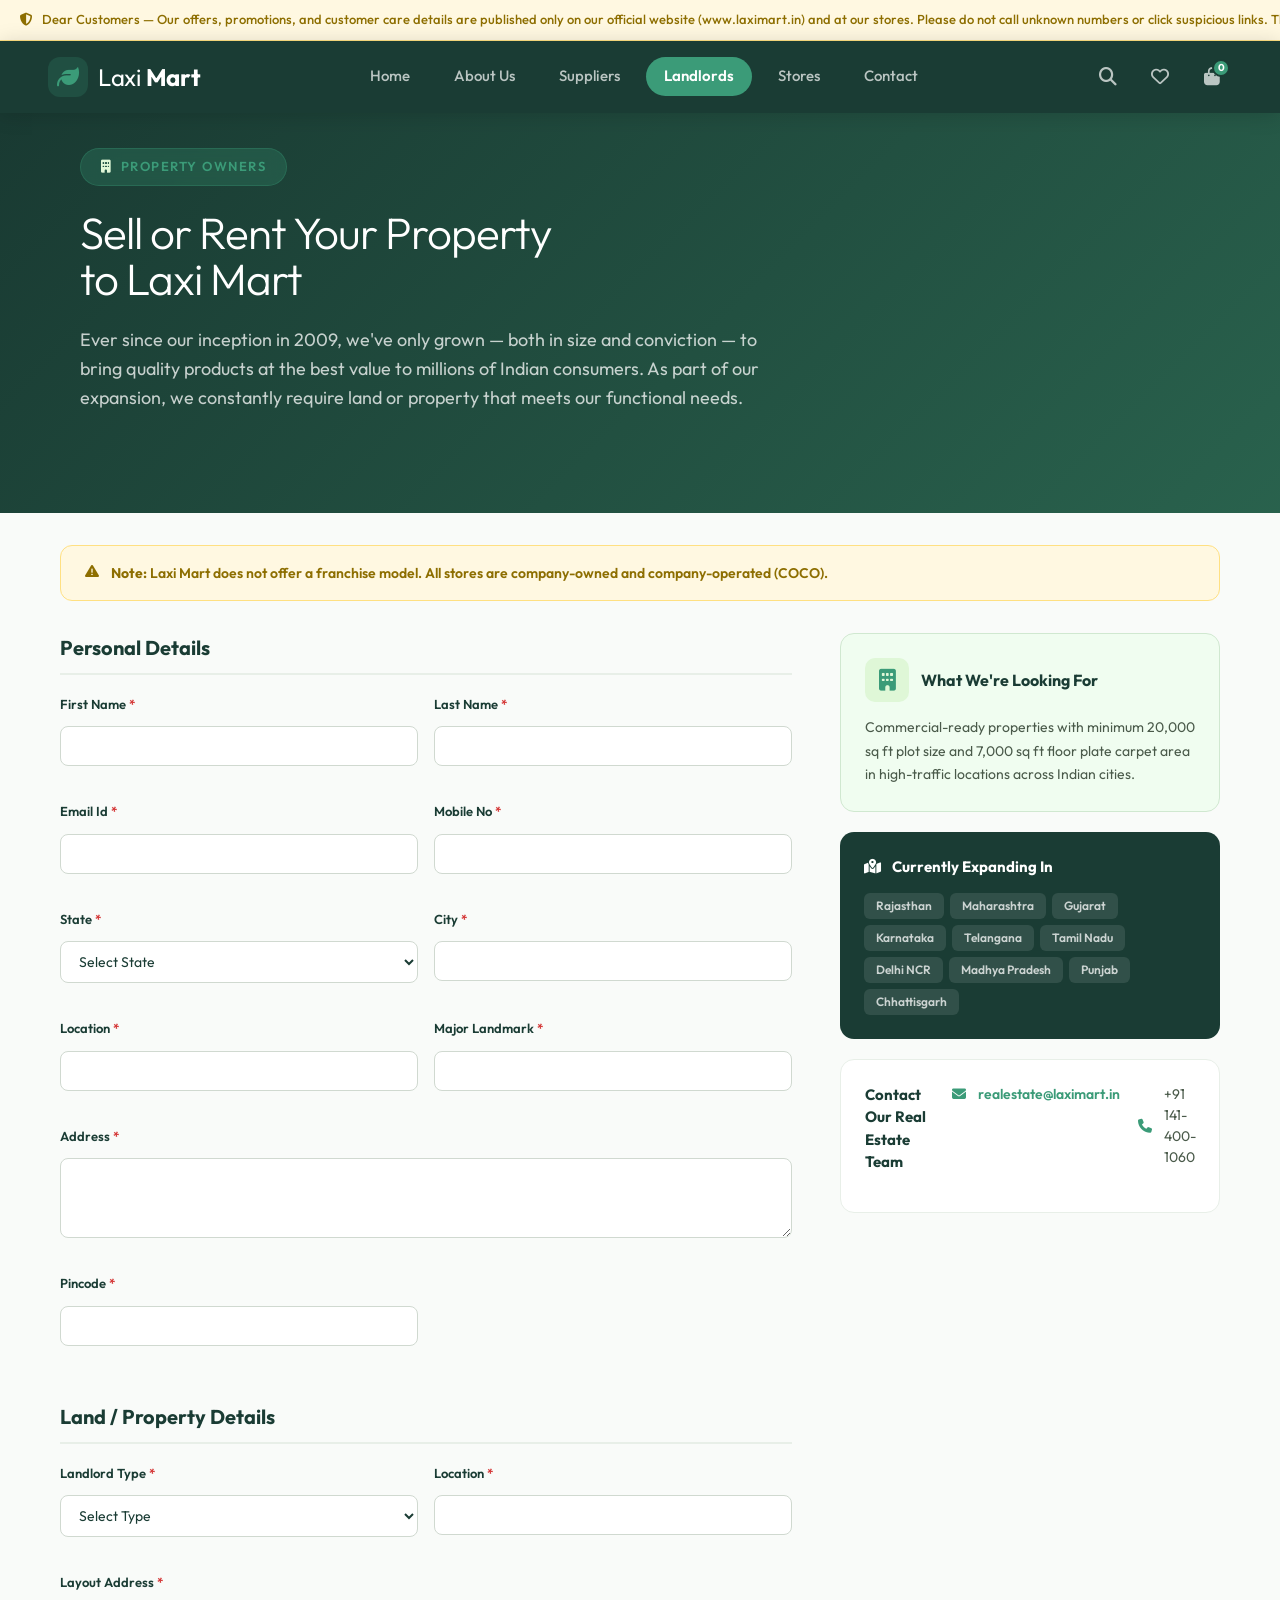
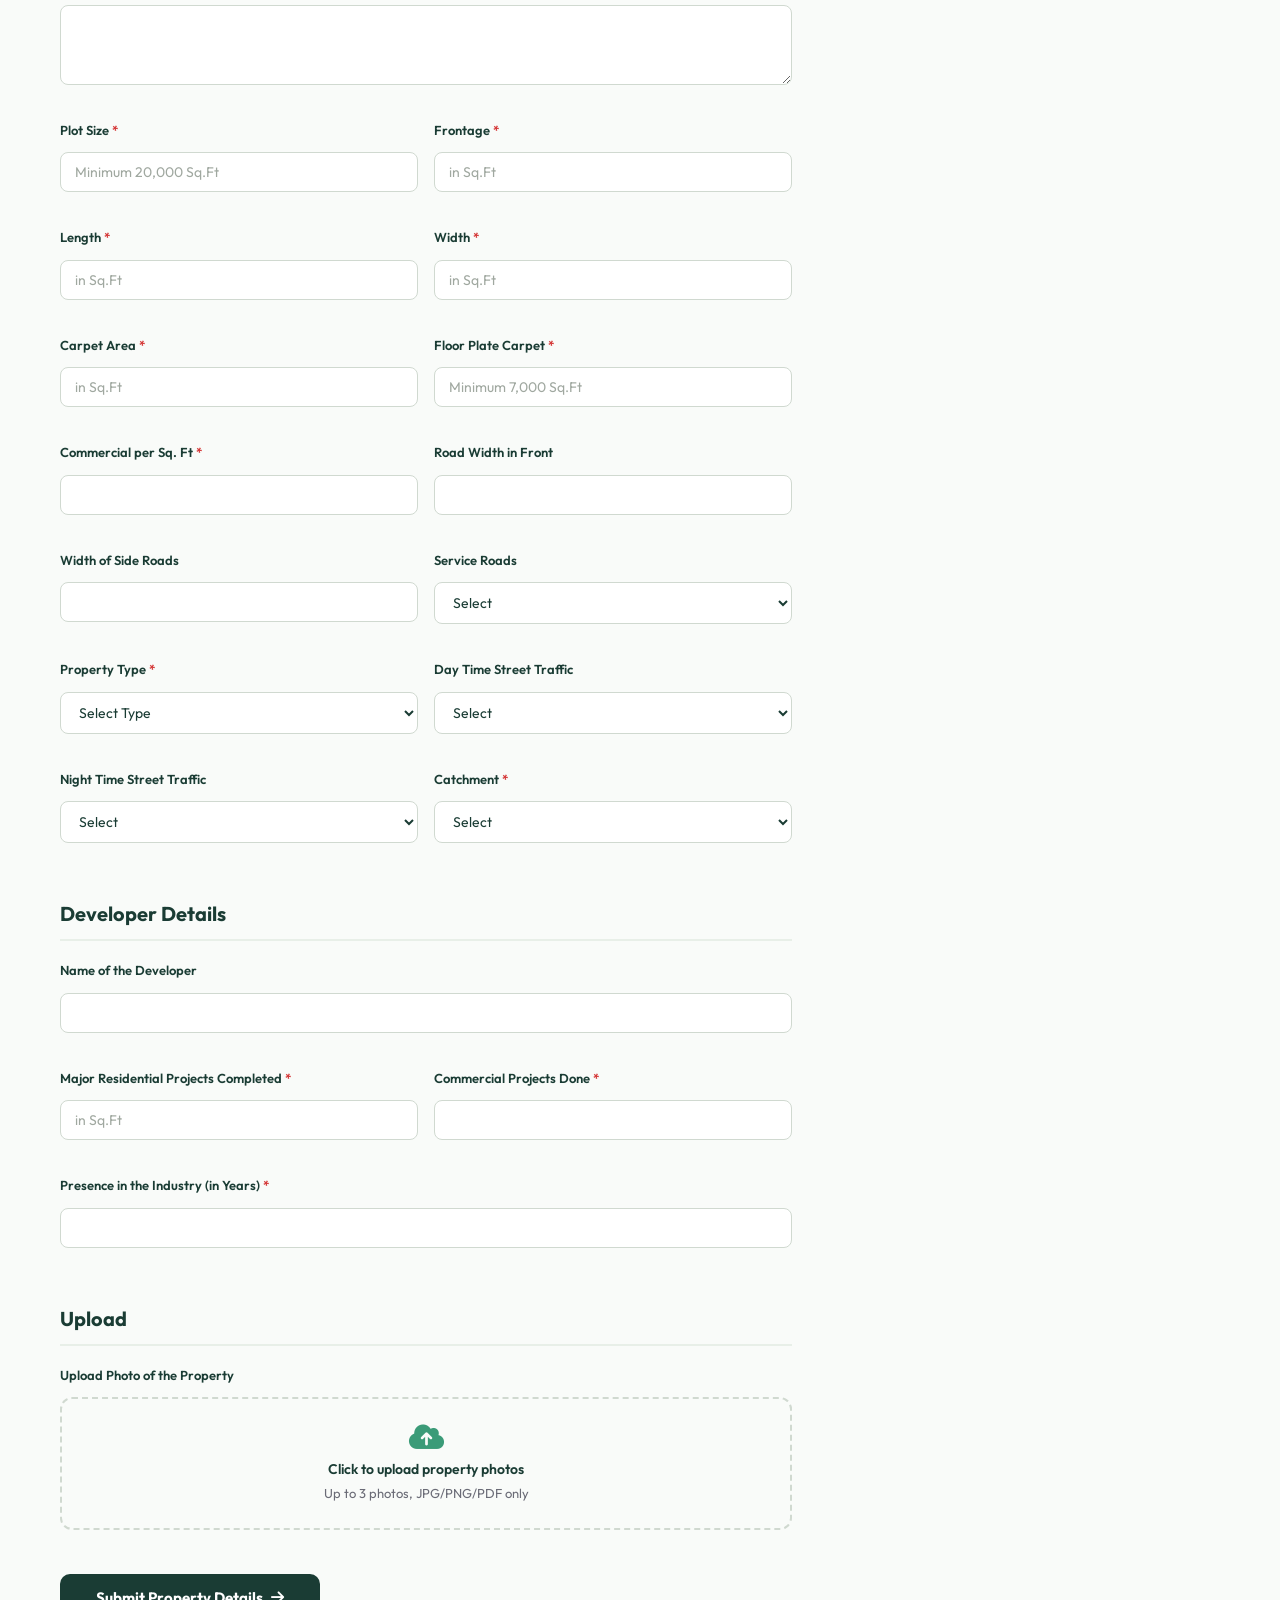
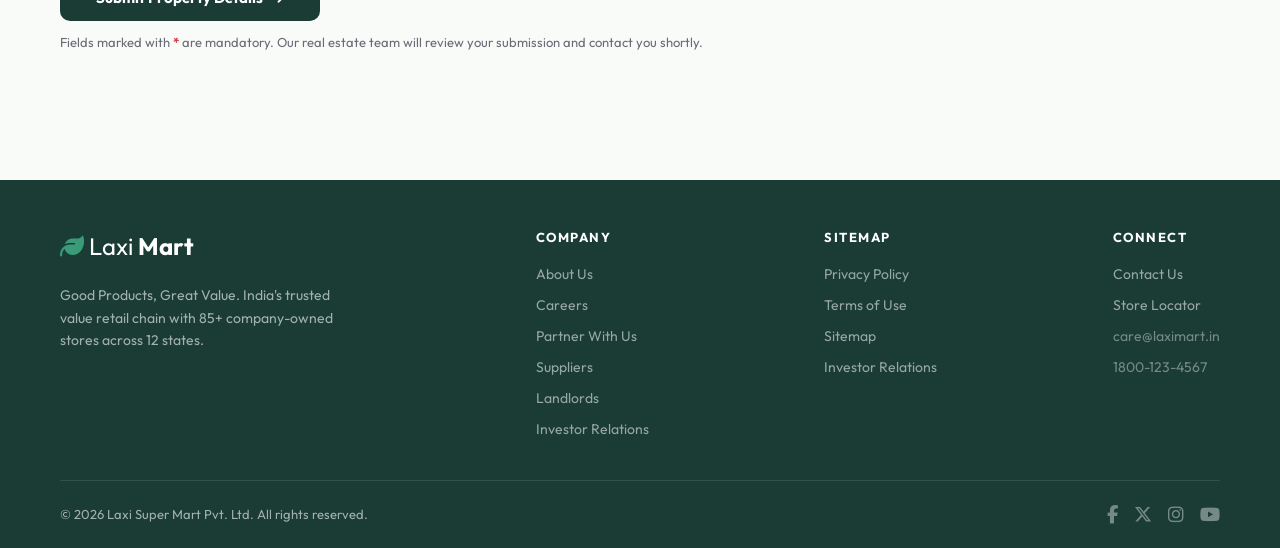
<file: landlords.html>
<!DOCTYPE html>
<html lang="en">
<head>
    <meta charset="UTF-8">
    <meta name="viewport" content="width=device-width, initial-scale=1.0">
    <title>Landlords — Sell or Rent Property | Laxi Super Mart</title>
    <link rel="stylesheet" href="style.css">
    <link rel="stylesheet" href="pages.css">
    <link rel="preconnect" href="https://fonts.googleapis.com">
    <link rel="preconnect" href="https://fonts.gstatic.com" crossorigin>
    <link href="https://fonts.googleapis.com/css2?family=Outfit:wght@400;500;600;700;800;900&display=swap" rel="stylesheet">
    <link rel="stylesheet" href="https://cdnjs.cloudflare.com/ajax/libs/font-awesome/6.4.0/css/all.min.css">
    <style>
        .landlord-hero .hero-fullscreen {
            max-height: 400px;
            min-height: 320px;
        }
        .landlord-hero .hero-body {
            padding-top: 60px;
            padding-bottom: 60px;
        }
        .landlord-hero .hero-headline {
            font-size: clamp(28px, 4vw, 44px);
        }
        .landlord-hero .hero-copy {
            max-width: 680px;
        }

        .note-bar {
            background: #fff8e1;
            border: 1px solid #ffe082;
            border-radius: 12px;
            padding: 16px 24px;
            margin: 32px 0;
            font-size: 14px;
            font-weight: 600;
            color: #8d6e00;
            display: flex;
            align-items: flex-start;
            gap: 12px;
            line-height: 1.6;
        }
        .note-bar i {
            margin-top: 2px;
            flex-shrink: 0;
        }

        .landlord-layout {
            display: grid;
            grid-template-columns: 1fr 380px;
            gap: 48px;
            align-items: flex-start;
            padding-bottom: 64px;
        }

        .form-section-heading {
            font-size: 20px;
            font-weight: 700;
            color: #1a3c34;
            margin: 36px 0 20px;
            padding-bottom: 10px;
            border-bottom: 2px solid #e8efe8;
        }
        .form-section-heading:first-child {
            margin-top: 0;
        }

        .form-grid {
            display: grid;
            grid-template-columns: 1fr 1fr;
            gap: 16px;
        }
        .form-grid .full-width {
            grid-column: 1 / -1;
        }

        .form-group {
            display: flex;
            flex-direction: column;
            gap: 6px;
        }
        .form-label {
            font-size: 13px;
            font-weight: 600;
            color: #1a3c34;
        }
        .form-label .required {
            color: #d32f2f;
        }
        .form-input,
        .form-select,
        .form-textarea {
            padding: 10px 14px;
            border: 1px solid #d0d9d0;
            border-radius: 8px;
            font-size: 14px;
            font-family: 'Outfit', sans-serif;
            color: #1a3c34;
            background: #fff;
            transition: border-color 0.2s;
        }
        .form-input:focus,
        .form-select:focus,
        .form-textarea:focus {
            outline: none;
            border-color: #3b9b78;
            box-shadow: 0 0 0 3px rgba(59, 155, 120, 0.1);
        }
        .form-textarea {
            resize: vertical;
            min-height: 80px;
        }
        .form-input::placeholder {
            color: #a0a8a0;
        }

        .file-upload-area {
            border: 2px dashed #d0d9d0;
            border-radius: 12px;
            padding: 24px;
            text-align: center;
            cursor: pointer;
            transition: border-color 0.2s, background 0.2s;
        }
        .file-upload-area:hover {
            border-color: #3b9b78;
            background: #f0fdf0;
        }
        .file-upload-area i {
            font-size: 28px;
            color: #3b9b78;
            margin-bottom: 8px;
        }
        .file-upload-area p {
            font-size: 13px;
            color: #6a6b76;
            margin-top: 4px;
        }
        .file-upload-area input[type="file"] {
            display: none;
        }

        .form-submit {
            display: inline-flex;
            align-items: center;
            gap: 8px;
            padding: 14px 36px;
            background: #1a3c34;
            color: #fff;
            border: none;
            border-radius: 10px;
            font-size: 15px;
            font-weight: 700;
            font-family: 'Outfit', sans-serif;
            cursor: pointer;
            transition: background 0.2s;
            margin-top: 24px;
        }
        .form-submit:hover {
            background: #2d6b54;
        }

        .form-note {
            font-size: 13px;
            color: #6a6b76;
            margin-top: 12px;
            line-height: 1.5;
        }

        /* Right info panel */
        .info-panel {
            position: sticky;
            top: 100px;
            display: flex;
            flex-direction: column;
            gap: 20px;
        }
        .info-card {
            background: #f0fdf0;
            border: 1px solid #d0e8d0;
            border-radius: 14px;
            padding: 24px;
        }
        .info-card-header {
            display: flex;
            align-items: center;
            gap: 12px;
            margin-bottom: 14px;
        }
        .info-card-header i {
            font-size: 22px;
            color: #3b9b78;
            width: 44px;
            height: 44px;
            background: #dff7d7;
            border-radius: 10px;
            display: flex;
            align-items: center;
            justify-content: center;
            flex-shrink: 0;
        }
        .info-card-header h3 {
            font-size: 16px;
            font-weight: 700;
            color: #1a3c34;
        }
        .info-card p {
            font-size: 14px;
            color: #4a5a4a;
            line-height: 1.7;
        }

        .expansion-card {
            background: #1a3c34;
            border-radius: 14px;
            padding: 24px;
            color: rgba(255,255,255,0.8);
        }
        .expansion-card h3 {
            font-size: 15px;
            font-weight: 700;
            color: #fff;
            margin-bottom: 12px;
        }
        .expansion-card p {
            font-size: 14px;
            line-height: 1.7;
        }
        .expansion-card .state-tags {
            display: flex;
            flex-wrap: wrap;
            gap: 6px;
            margin-top: 14px;
        }
        .expansion-card .state-tag {
            background: rgba(255,255,255,0.1);
            padding: 4px 12px;
            border-radius: 6px;
            font-size: 12px;
            font-weight: 600;
            color: rgba(255,255,255,0.75);
        }

        .contact-card {
            background: #fff;
            border: 1px solid #e8efe8;
            border-radius: 14px;
            padding: 24px;
        }
        .contact-card h3 {
            font-size: 15px;
            font-weight: 700;
            color: #1a3c34;
            margin-bottom: 14px;
        }
        .contact-item {
            display: flex;
            align-items: center;
            gap: 10px;
            font-size: 14px;
            color: #4a5a4a;
            margin-bottom: 10px;
        }
        .contact-item:last-child {
            margin-bottom: 0;
        }
        .contact-item i {
            color: #3b9b78;
            width: 18px;
            text-align: center;
            flex-shrink: 0;
        }

        @media (max-width: 900px) {
            .landlord-layout {
                grid-template-columns: 1fr;
            }
            .info-panel {
                position: static;
                order: -1;
            }
            .form-grid {
                grid-template-columns: 1fr;
            }
        }
    </style>
</head>
<body>
    <!-- Mobile Drawer -->
    <div class="drawer-overlay" id="drawer-overlay"></div>
    <div class="mobile-drawer" id="mobile-drawer">
        <div style="display: flex; justify-content: space-between; align-items: center; margin-bottom: 20px;">
            <a href="index.html" class="nav-logo" style="font-size: 20px;"><i class="fas fa-leaf"></i> <span>Laxi <strong>Mart</strong></span></a>
            <button id="close-drawer" style="background: none; font-size: 24px; color: rgba(255,255,255,0.6);"><i class="fas fa-times"></i></button>
        </div>
        <nav style="display: flex; flex-direction: column; gap: 4px;">
            <a href="index.html" class="drawer-link">Home</a>
            <a href="about.html" class="drawer-link">About Us</a>
            <a href="suppliers.html" class="drawer-link">Suppliers</a>
            <a href="landlords.html" class="drawer-link">Landlords</a>
            <a href="careers.html" class="drawer-link">Careers</a>
            <a href="partner.html" class="drawer-link">Partner With Us</a>
            <a href="investors.html" class="drawer-link">Investor Relations</a>
            <a href="stores.html" class="drawer-link">Store Locator</a>
            <a href="contact.html" class="drawer-link">Contact Us</a>
        </nav>
        <div style="margin-top: auto; padding-top: 20px; border-top: 1px solid rgba(255,255,255,0.1);">
            <p style="font-size: 13px; color: rgba(255,255,255,0.5); margin-bottom: 8px;">Toll-Free</p>
            <p style="font-weight: 700; color: var(--primary-green);">1800-123-4567</p>
        </div>
    </div>

    <!-- Security Warning Ticker (DMart-style) -->
    <div style="background: #fff8e1; border-bottom: 1px solid #ffe082; padding: 10px 20px; overflow: hidden;">
        <div style="display: flex; animation: secScroll 35s linear infinite; white-space: nowrap; font-size: 13px; color: #8d6e00; font-weight: 500; gap: 100px;">
            <span><i class="fas fa-shield-alt"></i> &nbsp; Dear Customers — Our offers, promotions, and customer care details are published only on our official website (www.laximart.in) and at our stores. Please do not call unknown numbers or click suspicious links. These could be phishing attempts.</span>
            <span><i class="fas fa-shield-alt"></i> &nbsp; Dear Customers — Our offers, promotions, and customer care details are published only on our official website (www.laximart.in) and at our stores. Please do not call unknown numbers or click suspicious links. These could be phishing attempts.</span>
        </div>
    </div>
    <style>@keyframes secScroll { from { transform: translateX(0); } to { transform: translateX(-50%); } }</style>

    <!-- Header & Navigation -->
    <header class="header-nav">
        <div class="nav-inner">
            <button class="mobile-menu-btn" id="open-drawer"><i class="fas fa-bars"></i></button>
            <a href="index.html" class="nav-logo"><i class="fas fa-leaf"></i><span>Laxi <strong>Mart</strong></span></a>
            <nav class="nav-links">
                <a href="index.html" class="nav-link">Home</a>
                <a href="about.html" class="nav-link">About Us</a>
                <a href="suppliers.html" class="nav-link">Suppliers</a>
                <a href="landlords.html" class="nav-link">Landlords</a>
                <a href="stores.html" class="nav-link">Stores</a>
                <a href="contact.html" class="nav-link">Contact</a>
            </nav>
            <div class="nav-right">
                <button class="nav-search-toggle" aria-label="Search"><i class="fas fa-search"></i></button>
                <a href="#" class="nav-icon" title="Favorites"><i class="far fa-heart"></i></a>
                <a href="#" class="nav-icon nav-cart" title="Cart"><i class="fas fa-shopping-bag"></i><span class="cart-badge">0</span></a>
            </div>
        </div>
        <div class="nav-search-bar" id="nav-search-bar">
            <div class="nav-search-inner">
                <i class="fas fa-search"></i>
                <input type="text" placeholder="Search for products, categories, brands...">
                <button class="nav-search-close" aria-label="Close search"><i class="fas fa-times"></i></button>
            </div>
        </div>
    </header>

    <!-- Hero Section -->
    <div class="landlord-hero">
        <section class="hero-fullscreen" style="max-height: 400px; min-height: 320px;">
            <div class="hero-gradient" style="background: linear-gradient(135deg, rgba(26,60,52,0.92), rgba(45,107,84,0.88));"></div>
            <div class="hero-body" style="padding-top: 60px; padding-bottom: 60px;">
                <span class="hero-eyebrow"><i class="fas fa-building"></i> Property Owners</span>
                <h1 class="hero-headline" style="font-size: clamp(28px, 4vw, 44px);">Sell or Rent Your Property<br>to Laxi Mart</h1>
                <p class="hero-copy" style="max-width: 680px;">Ever since our inception in 2009, we've only grown — both in size and conviction — to bring quality products at the best value to millions of Indian consumers. As part of our expansion, we constantly require land or property that meets our functional needs.</p>
            </div>
        </section>
    </div>

    <!-- Main Content -->
    <main class="container">

        <!-- Note Bar -->
        <div class="note-bar">
            <i class="fas fa-exclamation-triangle"></i>
            <span><strong>Note:</strong> Laxi Mart does not offer a franchise model. All stores are company-owned and company-operated (COCO).</span>
        </div>

        <!-- Two Column Layout -->
        <div class="landlord-layout">

            <!-- LEFT: Form -->
            <div>
                <form id="landlord-form" novalidate>

                    <!-- Personal Details -->
                    <h2 class="form-section-heading" style="margin-top: 0;">Personal Details</h2>
                    <div class="form-grid">
                        <div class="form-group">
                            <label class="form-label">First Name <span class="required">*</span></label>
                            <input type="text" class="form-input" name="first_name" required>
                        </div>
                        <div class="form-group">
                            <label class="form-label">Last Name <span class="required">*</span></label>
                            <input type="text" class="form-input" name="last_name" required>
                        </div>
                        <div class="form-group">
                            <label class="form-label">Email Id <span class="required">*</span></label>
                            <input type="email" class="form-input" name="email" required>
                        </div>
                        <div class="form-group">
                            <label class="form-label">Mobile No <span class="required">*</span></label>
                            <input type="tel" class="form-input" name="mobile" required>
                        </div>
                        <div class="form-group">
                            <label class="form-label">State <span class="required">*</span></label>
                            <select class="form-select" name="state" required>
                                <option value="">Select State</option>
                                <option value="Andhra Pradesh">Andhra Pradesh</option>
                                <option value="Arunachal Pradesh">Arunachal Pradesh</option>
                                <option value="Assam">Assam</option>
                                <option value="Bihar">Bihar</option>
                                <option value="Chhattisgarh">Chhattisgarh</option>
                                <option value="Delhi">Delhi</option>
                                <option value="Goa">Goa</option>
                                <option value="Gujarat">Gujarat</option>
                                <option value="Haryana">Haryana</option>
                                <option value="Himachal Pradesh">Himachal Pradesh</option>
                                <option value="Jharkhand">Jharkhand</option>
                                <option value="Karnataka">Karnataka</option>
                                <option value="Kerala">Kerala</option>
                                <option value="Madhya Pradesh">Madhya Pradesh</option>
                                <option value="Maharashtra">Maharashtra</option>
                                <option value="Manipur">Manipur</option>
                                <option value="Meghalaya">Meghalaya</option>
                                <option value="Mizoram">Mizoram</option>
                                <option value="Nagaland">Nagaland</option>
                                <option value="Odisha">Odisha</option>
                                <option value="Punjab">Punjab</option>
                                <option value="Rajasthan">Rajasthan</option>
                                <option value="Sikkim">Sikkim</option>
                                <option value="Tamil Nadu">Tamil Nadu</option>
                                <option value="Telangana">Telangana</option>
                                <option value="Tripura">Tripura</option>
                                <option value="Uttar Pradesh">Uttar Pradesh</option>
                                <option value="Uttarakhand">Uttarakhand</option>
                                <option value="West Bengal">West Bengal</option>
                            </select>
                        </div>
                        <div class="form-group">
                            <label class="form-label">City <span class="required">*</span></label>
                            <input type="text" class="form-input" name="city" required>
                        </div>
                        <div class="form-group">
                            <label class="form-label">Location <span class="required">*</span></label>
                            <input type="text" class="form-input" name="location" required>
                        </div>
                        <div class="form-group">
                            <label class="form-label">Major Landmark <span class="required">*</span></label>
                            <input type="text" class="form-input" name="landmark" required>
                        </div>
                        <div class="form-group full-width">
                            <label class="form-label">Address <span class="required">*</span></label>
                            <textarea class="form-textarea" name="address" rows="3" required></textarea>
                        </div>
                        <div class="form-group">
                            <label class="form-label">Pincode <span class="required">*</span></label>
                            <input type="text" class="form-input" name="pincode" required>
                        </div>
                    </div>

                    <!-- Land / Property Details -->
                    <h2 class="form-section-heading">Land / Property Details</h2>
                    <div class="form-grid">
                        <div class="form-group">
                            <label class="form-label">Landlord Type <span class="required">*</span></label>
                            <select class="form-select" name="landlord_type" required>
                                <option value="">Select Type</option>
                                <option value="Developer">Developer</option>
                                <option value="Individual Owner">Individual Owner</option>
                                <option value="Corporate">Corporate</option>
                                <option value="Trust/Society">Trust/Society</option>
                            </select>
                        </div>
                        <div class="form-group">
                            <label class="form-label">Location <span class="required">*</span></label>
                            <input type="text" class="form-input" name="property_location" required>
                        </div>
                        <div class="form-group full-width">
                            <label class="form-label">Layout Address <span class="required">*</span></label>
                            <textarea class="form-textarea" name="layout_address" rows="3" required></textarea>
                        </div>
                        <div class="form-group">
                            <label class="form-label">Plot Size <span class="required">*</span></label>
                            <input type="text" class="form-input" name="plot_size" placeholder="Minimum 20,000 Sq.Ft" required>
                        </div>
                        <div class="form-group">
                            <label class="form-label">Frontage <span class="required">*</span></label>
                            <input type="text" class="form-input" name="frontage" placeholder="in Sq.Ft" required>
                        </div>
                        <div class="form-group">
                            <label class="form-label">Length <span class="required">*</span></label>
                            <input type="text" class="form-input" name="length" placeholder="in Sq.Ft" required>
                        </div>
                        <div class="form-group">
                            <label class="form-label">Width <span class="required">*</span></label>
                            <input type="text" class="form-input" name="width" placeholder="in Sq.Ft" required>
                        </div>
                        <div class="form-group">
                            <label class="form-label">Carpet Area <span class="required">*</span></label>
                            <input type="text" class="form-input" name="carpet_area" placeholder="in Sq.Ft" required>
                        </div>
                        <div class="form-group">
                            <label class="form-label">Floor Plate Carpet <span class="required">*</span></label>
                            <input type="text" class="form-input" name="floor_plate_carpet" placeholder="Minimum 7,000 Sq.Ft" required>
                        </div>
                        <div class="form-group">
                            <label class="form-label">Commercial per Sq. Ft <span class="required">*</span></label>
                            <input type="text" class="form-input" name="commercial_per_sqft" required>
                        </div>
                        <div class="form-group">
                            <label class="form-label">Road Width in Front</label>
                            <input type="text" class="form-input" name="road_width_front">
                        </div>
                        <div class="form-group">
                            <label class="form-label">Width of Side Roads</label>
                            <input type="text" class="form-input" name="side_roads_width">
                        </div>
                        <div class="form-group">
                            <label class="form-label">Service Roads</label>
                            <select class="form-select" name="service_roads">
                                <option value="">Select</option>
                                <option value="Yes">Yes</option>
                                <option value="No">No</option>
                            </select>
                        </div>
                        <div class="form-group">
                            <label class="form-label">Property Type <span class="required">*</span></label>
                            <select class="form-select" name="property_type" required>
                                <option value="">Select Type</option>
                                <option value="Residential">Residential</option>
                                <option value="Commercial">Commercial</option>
                                <option value="Industrial">Industrial</option>
                                <option value="Mixed Use">Mixed Use</option>
                            </select>
                        </div>
                        <div class="form-group">
                            <label class="form-label">Day Time Street Traffic</label>
                            <select class="form-select" name="day_traffic">
                                <option value="">Select</option>
                                <option value="Low">Low</option>
                                <option value="Medium">Medium</option>
                                <option value="High">High</option>
                                <option value="Very High">Very High</option>
                            </select>
                        </div>
                        <div class="form-group">
                            <label class="form-label">Night Time Street Traffic</label>
                            <select class="form-select" name="night_traffic">
                                <option value="">Select</option>
                                <option value="Low">Low</option>
                                <option value="Medium">Medium</option>
                                <option value="High">High</option>
                                <option value="Very High">Very High</option>
                            </select>
                        </div>
                        <div class="form-group">
                            <label class="form-label">Catchment <span class="required">*</span></label>
                            <select class="form-select" name="catchment" required>
                                <option value="">Select</option>
                                <option value="Residential">Residential</option>
                                <option value="Commercial">Commercial</option>
                                <option value="Mixed">Mixed</option>
                                <option value="Industrial">Industrial</option>
                            </select>
                        </div>
                    </div>

                    <!-- Developer Details -->
                    <h2 class="form-section-heading">Developer Details</h2>
                    <div class="form-grid">
                        <div class="form-group full-width">
                            <label class="form-label">Name of the Developer</label>
                            <input type="text" class="form-input" name="developer_name">
                        </div>
                        <div class="form-group">
                            <label class="form-label">Major Residential Projects Completed <span class="required">*</span></label>
                            <input type="text" class="form-input" name="residential_projects" placeholder="in Sq.Ft" required>
                        </div>
                        <div class="form-group">
                            <label class="form-label">Commercial Projects Done <span class="required">*</span></label>
                            <input type="text" class="form-input" name="commercial_projects" required>
                        </div>
                        <div class="form-group full-width">
                            <label class="form-label">Presence in the Industry (in Years) <span class="required">*</span></label>
                            <input type="text" class="form-input" name="industry_presence" required>
                        </div>
                    </div>

                    <!-- Upload -->
                    <h2 class="form-section-heading">Upload</h2>
                    <div class="form-group">
                        <label class="form-label">Upload Photo of the Property</label>
                        <div class="file-upload-area" onclick="document.getElementById('property-photos').click();">
                            <i class="fas fa-cloud-upload-alt"></i>
                            <div style="font-size: 14px; font-weight: 600; color: #1a3c34;">Click to upload property photos</div>
                            <p>Up to 3 photos, JPG/PNG/PDF only</p>
                            <input type="file" id="property-photos" name="property_photos" accept=".jpg,.jpeg,.png,.doc,.docx,.pdf" multiple>
                        </div>
                    </div>

                    <!-- Submit -->
                    <button type="submit" class="form-submit">
                        Submit Property Details <i class="fas fa-arrow-right"></i>
                    </button>
                    <p class="form-note">Fields marked with <span style="color: #d32f2f; font-weight: 600;">*</span> are mandatory. Our real estate team will review your submission and contact you shortly.</p>
                </form>
            </div>

            <!-- RIGHT: Info Panel -->
            <div class="info-panel">
                <div class="info-card">
                    <div class="info-card-header">
                        <i class="fas fa-building"></i>
                        <h3>What We're Looking For</h3>
                    </div>
                    <p>Commercial-ready properties with minimum 20,000 sq ft plot size and 7,000 sq ft floor plate carpet area in high-traffic locations across Indian cities.</p>
                </div>

                <div class="expansion-card">
                    <h3><i class="fas fa-map-marked-alt" style="margin-right: 8px;"></i> Currently Expanding In</h3>
                    <div class="state-tags">
                        <span class="state-tag">Rajasthan</span>
                        <span class="state-tag">Maharashtra</span>
                        <span class="state-tag">Gujarat</span>
                        <span class="state-tag">Karnataka</span>
                        <span class="state-tag">Telangana</span>
                        <span class="state-tag">Tamil Nadu</span>
                        <span class="state-tag">Delhi NCR</span>
                        <span class="state-tag">Madhya Pradesh</span>
                        <span class="state-tag">Punjab</span>
                        <span class="state-tag">Chhattisgarh</span>
                    </div>
                </div>

                <div class="contact-card">
                    <h3>Contact Our Real Estate Team</h3>
                    <div class="contact-item">
                        <i class="fas fa-envelope"></i>
                        <a href="mailto:realestate@laximart.in" style="color: #3b9b78; text-decoration: none; font-weight: 600;">realestate@laximart.in</a>
                    </div>
                    <div class="contact-item">
                        <i class="fas fa-phone"></i>
                        <span>+91 141-400-1060</span>
                    </div>
                </div>
            </div>

        </div>
    </main>

    <!-- Footer -->
        <footer style="background: #1a3c34; padding-top: 48px; color: rgba(255,255,255,0.6); margin-top: 64px;">
        <div style="max-width: 1200px; margin: 0 auto; padding: 0 20px;">
            <div style="display: flex; justify-content: space-between; flex-wrap: wrap; gap: 40px; padding-bottom: 40px; border-bottom: 1px solid rgba(255,255,255,0.1);">
                <div style="max-width: 300px;">
                    <div style="margin-bottom: 20px; font-size: 24px; font-weight: 400; color: #fff;"><i class="fas fa-leaf" style="color: #3b9b78;"></i> Laxi <strong>Mart</strong></div>
                    <p style="font-size: 14px; line-height: 1.6;">Good Products, Great Value. India's trusted value retail chain with 85+ company-owned stores across 12 states.</p>
                </div>
                <div>
                    <h4 style="color: #fff; font-size: 13px; font-weight: 700; margin-bottom: 16px; text-transform: uppercase; letter-spacing: 1.5px;">Company</h4>
                    <ul style="list-style: none; padding: 0; display: flex; flex-direction: column; gap: 10px; font-size: 14px;">
                        <li><a href="about.html" style="color: rgba(255,255,255,0.55); text-decoration: none;">About Us</a></li>
                        <li><a href="careers.html" style="color: rgba(255,255,255,0.55); text-decoration: none;">Careers</a></li>
                        <li><a href="partner.html" style="color: rgba(255,255,255,0.55); text-decoration: none;">Partner With Us</a></li>
                        <li><a href="suppliers.html" style="color: rgba(255,255,255,0.55); text-decoration: none;">Suppliers</a></li>
                        <li><a href="landlords.html" style="color: rgba(255,255,255,0.55); text-decoration: none;">Landlords</a></li>
                        <li><a href="investors.html" style="color: rgba(255,255,255,0.55); text-decoration: none;">Investor Relations</a></li>
                    </ul>
                </div>
                <div>
                    <h4 style="color: #fff; font-size: 13px; font-weight: 700; margin-bottom: 16px; text-transform: uppercase; letter-spacing: 1.5px;">Sitemap</h4>
                    <ul style="list-style: none; padding: 0; display: flex; flex-direction: column; gap: 10px; font-size: 14px;">
                        <li><a href="privacy.html" style="color: rgba(255,255,255,0.55); text-decoration: none;">Privacy Policy</a></li>
                        <li><a href="terms.html" style="color: rgba(255,255,255,0.55); text-decoration: none;">Terms of Use</a></li>
                        <li><a href="sitemap.html" style="color: rgba(255,255,255,0.55); text-decoration: none;">Sitemap</a></li>
                        <li><a href="investors.html" style="color: rgba(255,255,255,0.55); text-decoration: none;">Investor Relations</a></li>
                    </ul>
                </div>
                <div>
                    <h4 style="color: #fff; font-size: 13px; font-weight: 700; margin-bottom: 16px; text-transform: uppercase; letter-spacing: 1.5px;">Connect</h4>
                    <ul style="list-style: none; padding: 0; display: flex; flex-direction: column; gap: 10px; font-size: 14px;">
                        <li><a href="contact.html" style="color: rgba(255,255,255,0.55); text-decoration: none;">Contact Us</a></li>
                        <li><a href="stores.html" style="color: rgba(255,255,255,0.55); text-decoration: none;">Store Locator</a></li>
                        <li style="color: rgba(255,255,255,0.4);">care@laximart.in</li>
                        <li style="color: rgba(255,255,255,0.4);">1800-123-4567</li>
                    </ul>
                </div>
            </div>
        </div>
        <div style="max-width: 1200px; margin: 0 auto; padding: 20px; display: flex; justify-content: space-between; align-items: center; flex-wrap: wrap; gap: 12px; font-size: 13px;">
            <span>&copy; 2026 Laxi Super Mart Pvt. Ltd. All rights reserved.</span>
            <div style="display: flex; gap: 16px;">
                <a href="#" style="color: rgba(255,255,255,0.4); font-size: 18px;"><i class="fab fa-facebook-f"></i></a>
                <a href="#" style="color: rgba(255,255,255,0.4); font-size: 18px;"><i class="fab fa-x-twitter"></i></a>
                <a href="#" style="color: rgba(255,255,255,0.4); font-size: 18px;"><i class="fab fa-instagram"></i></a>
                <a href="#" style="color: rgba(255,255,255,0.4); font-size: 18px;"><i class="fab fa-youtube"></i></a>
            </div>
        </div>
    </footer>

    <script src="script.js"></script>
</body>
</html>
</file>
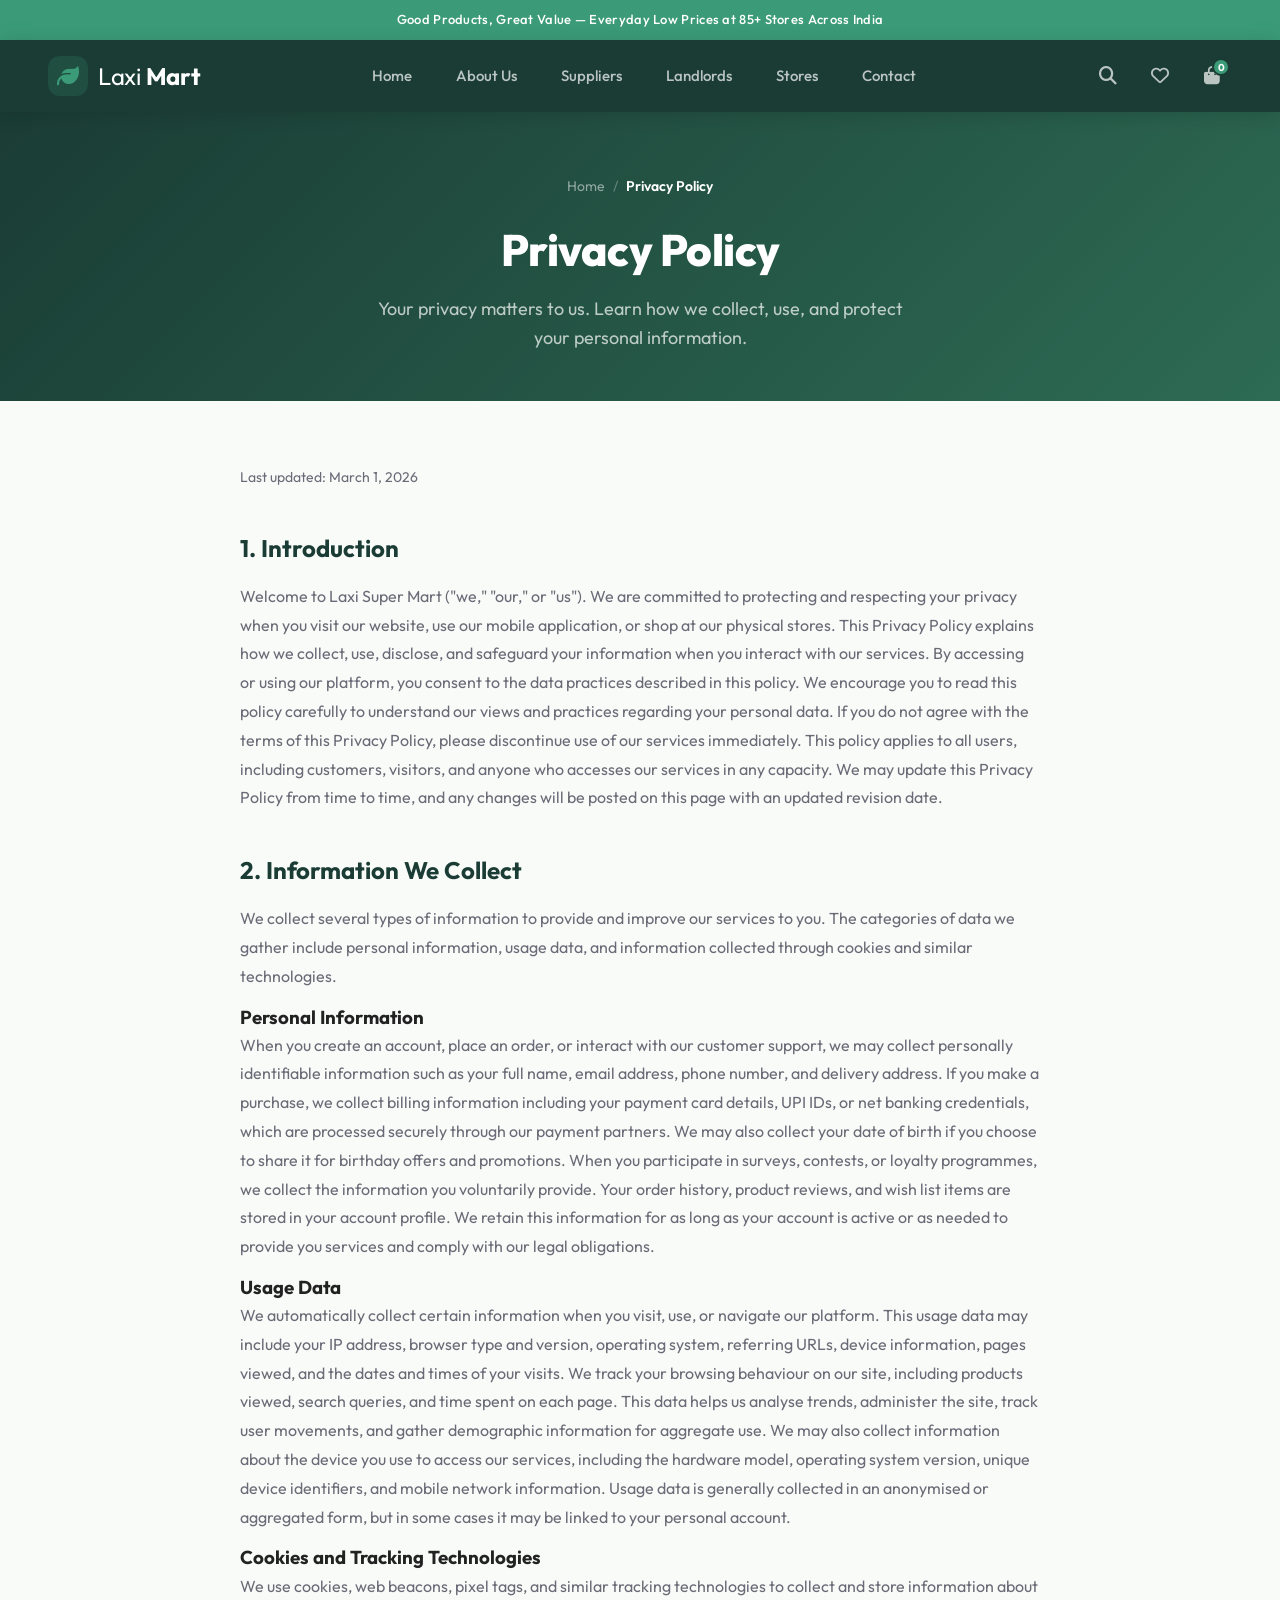
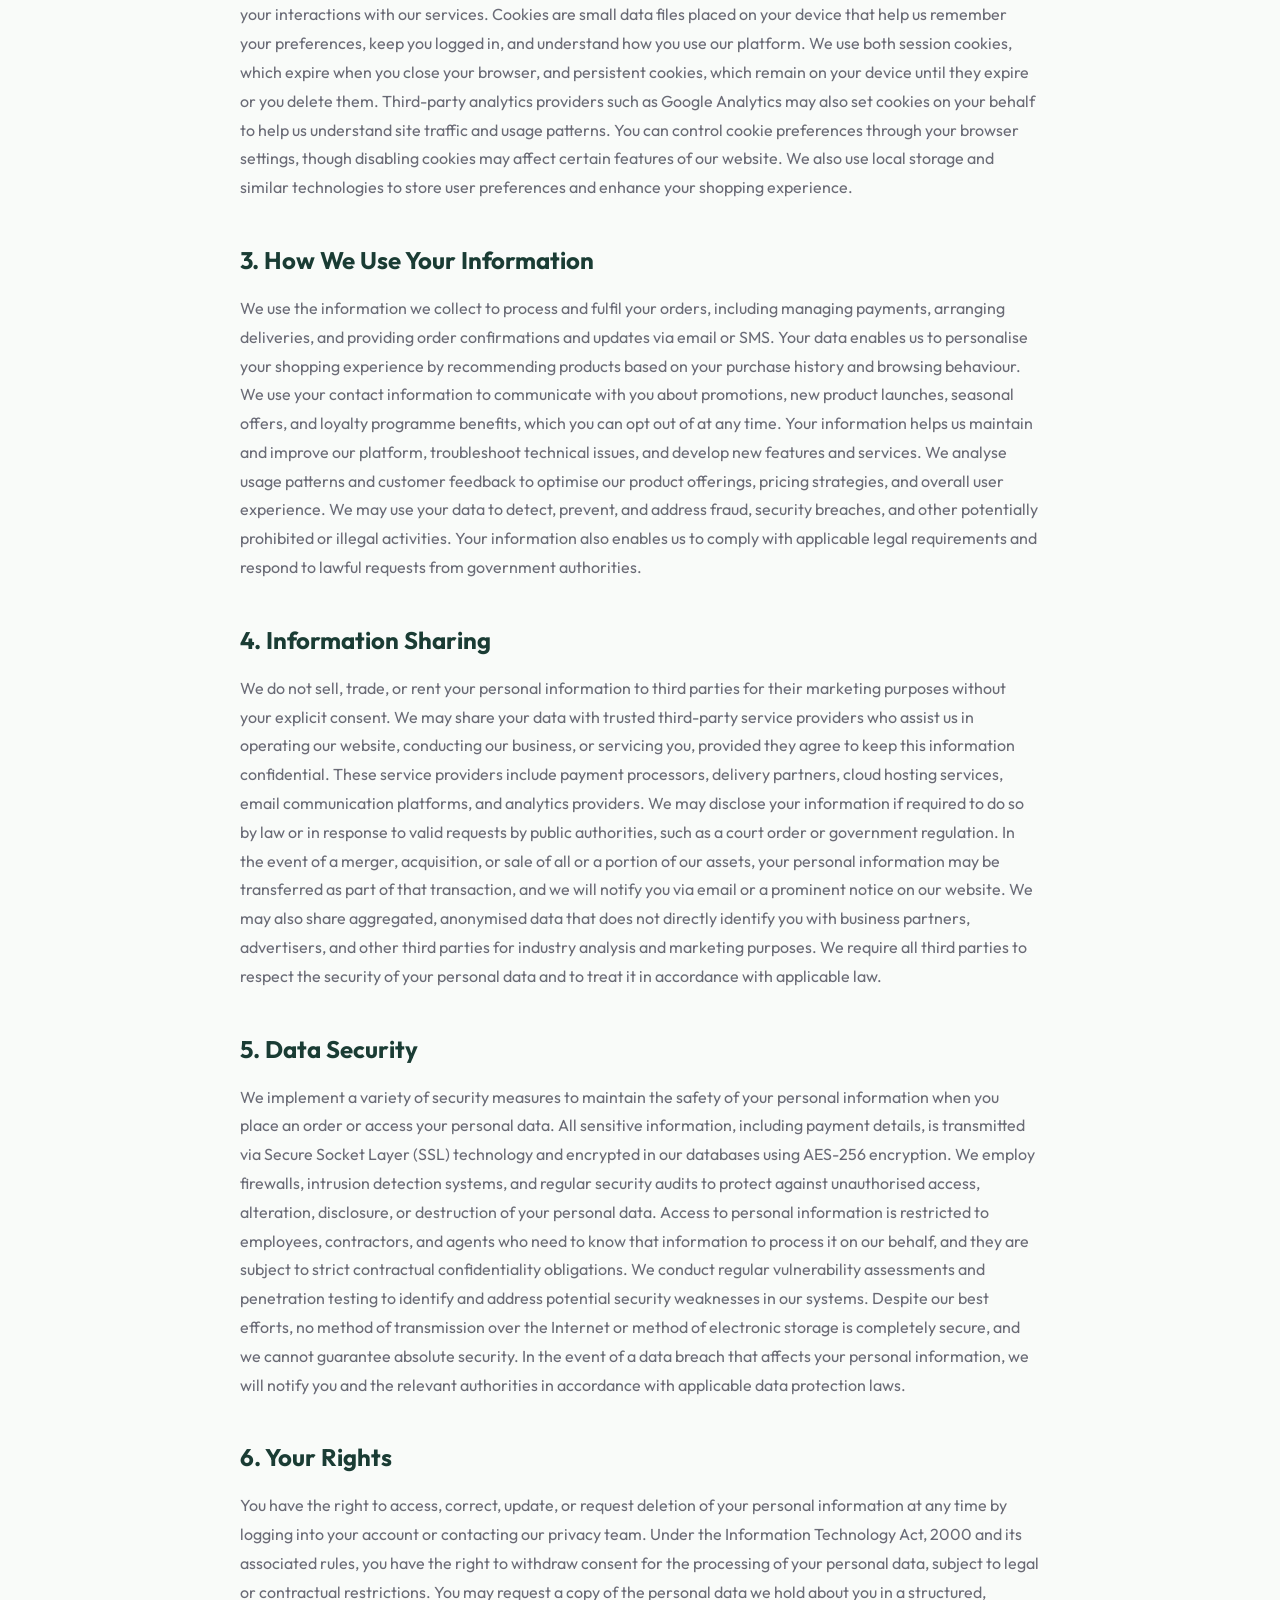
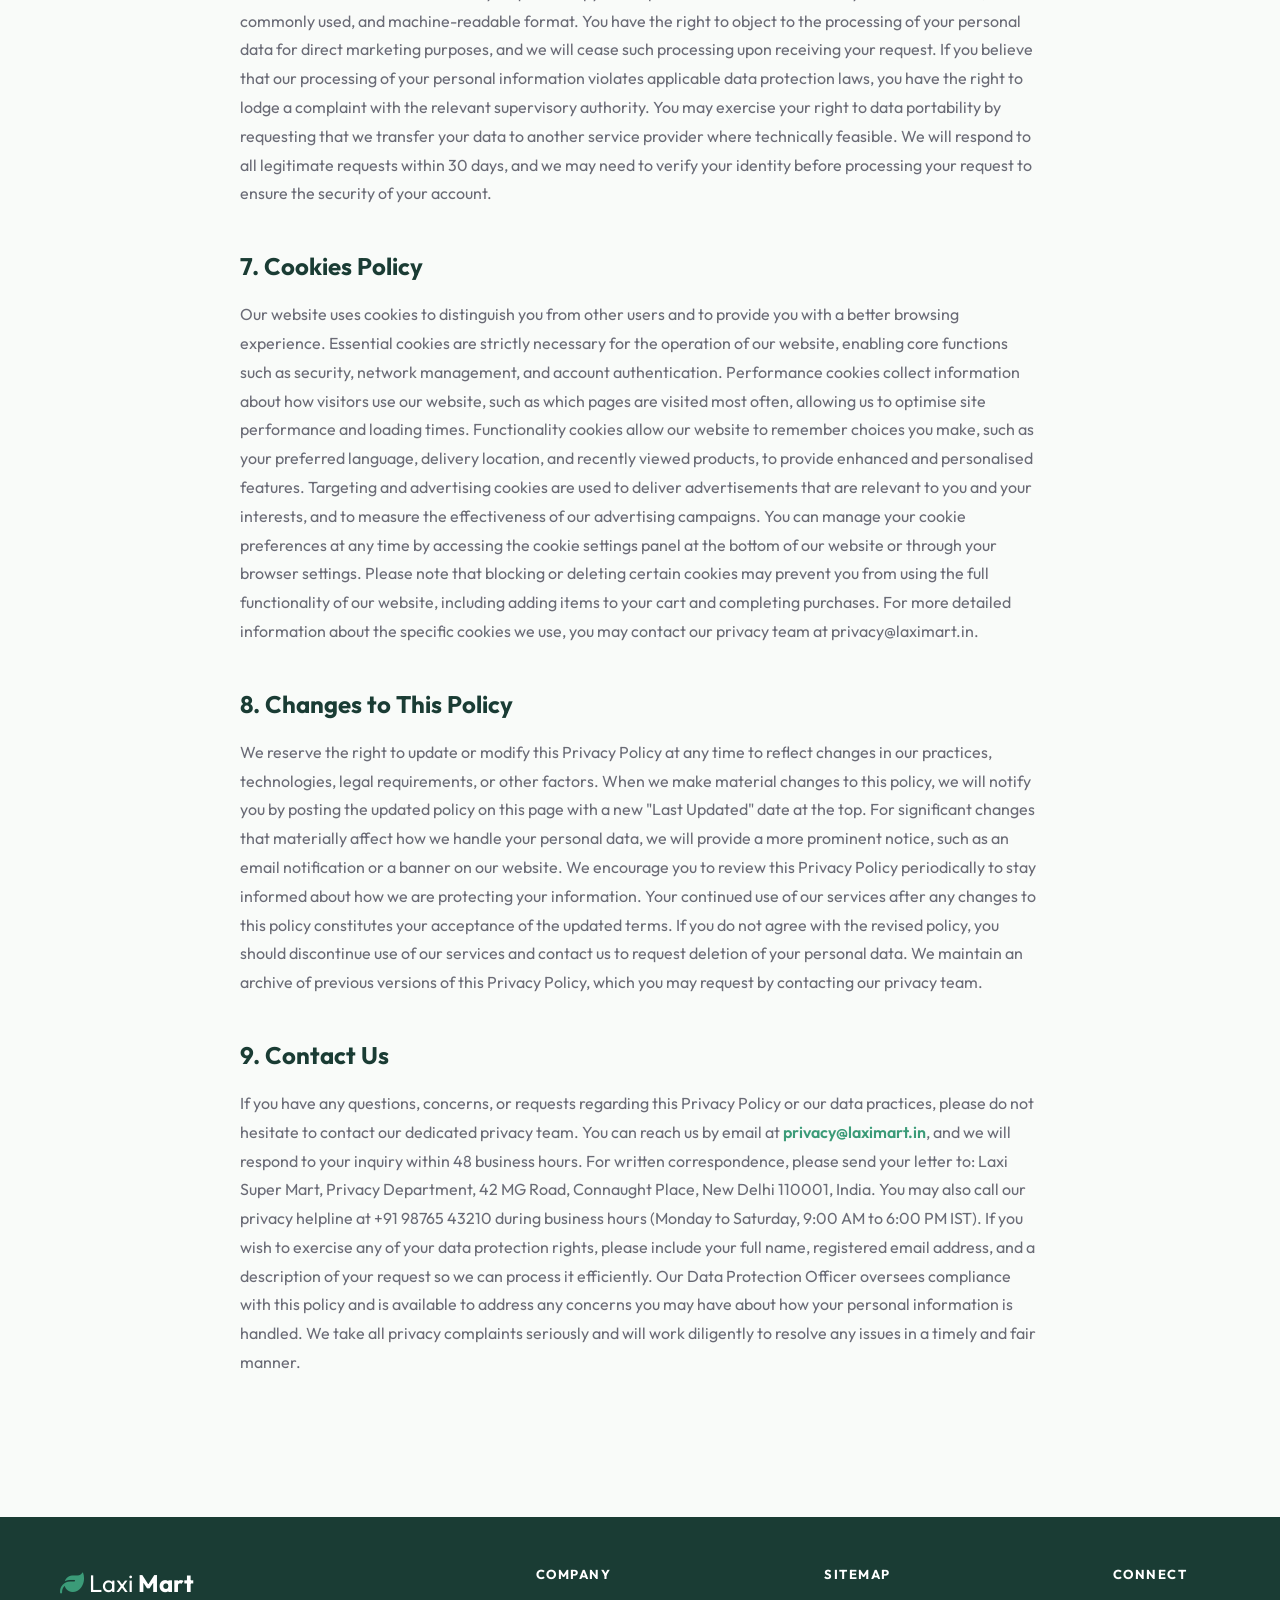
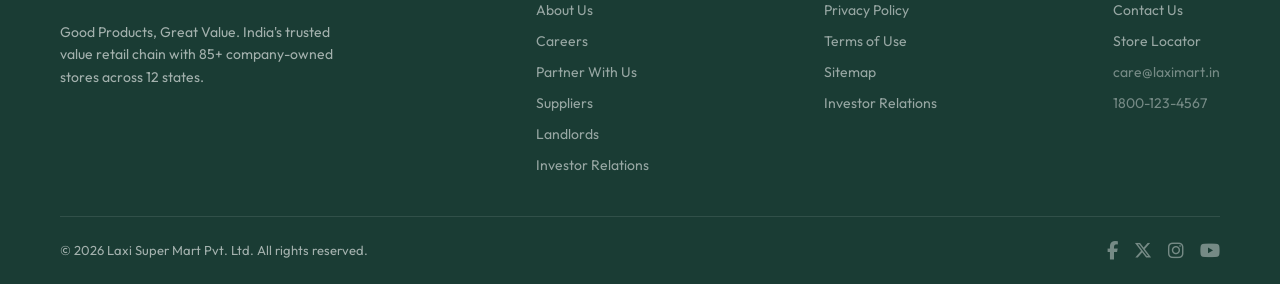
<file: privacy.html>
<!DOCTYPE html>
<html lang="en">
<head>
    <meta charset="UTF-8">
    <meta name="viewport" content="width=device-width, initial-scale=1.0">
    <title>Privacy Policy - Laxi Super Mart</title>
    <link rel="stylesheet" href="style.css">
    <link rel="stylesheet" href="pages.css">
    <link rel="preconnect" href="https://fonts.googleapis.com">
    <link rel="preconnect" href="https://fonts.gstatic.com" crossorigin>
    <link href="https://fonts.googleapis.com/css2?family=Outfit:wght@400;500;600;700;800;900&display=swap" rel="stylesheet">
    <link rel="stylesheet" href="https://cdnjs.cloudflare.com/ajax/libs/font-awesome/6.4.0/css/all.min.css">
</head>
<body>
    <!-- Mobile Drawer -->
    <div class="drawer-overlay" id="drawer-overlay"></div>
    <div class="mobile-drawer" id="mobile-drawer">
        <div style="display: flex; justify-content: space-between; align-items: center; margin-bottom: 20px;">
            <a href="index.html" class="nav-logo" style="font-size: 20px;"><i class="fas fa-leaf"></i> <span>Laxi <strong>Mart</strong></span></a>
            <button id="close-drawer" style="background: none; font-size: 24px; color: rgba(255,255,255,0.6);"><i class="fas fa-times"></i></button>
        </div>
        <nav style="display: flex; flex-direction: column; gap: 4px;">
            <a href="index.html" class="drawer-link">Home</a>
            <a href="about.html" class="drawer-link">About Us</a>
            <a href="suppliers.html" class="drawer-link">Suppliers</a>
            <a href="landlords.html" class="drawer-link">Landlords</a>
            <a href="careers.html" class="drawer-link">Careers</a>
            <a href="partner.html" class="drawer-link">Partner With Us</a>
            <a href="investors.html" class="drawer-link">Investor Relations</a>
            <a href="stores.html" class="drawer-link">Store Locator</a>
            <a href="contact.html" class="drawer-link">Contact Us</a>
        </nav>
        <div style="margin-top: auto; padding-top: 20px; border-top: 1px solid rgba(255,255,255,0.1);">
            <p style="font-size: 13px; color: rgba(255,255,255,0.5); margin-bottom: 8px;">Contact Us</p>
            <p style="font-weight: 700; color: var(--primary-green);">+91 98765 43210</p>
        </div>
    </div>

    <!-- Top Announcement Bar -->
    <div class="announcement-bar">Good Products, Great Value — Everyday Low Prices at 85+ Stores Across India</div>

    <!-- Header & Navigation -->
    <header class="header-nav">
        <div class="nav-inner">
            <!-- Mobile Menu Button -->
            <button class="mobile-menu-btn" id="open-drawer"><i class="fas fa-bars"></i></button>

            <!-- Logo -->
            <a href="index.html" class="nav-logo">
                <i class="fas fa-leaf"></i>
                <span>Laxi <strong>Mart</strong></span>
            </a>

            <!-- Center Nav Links -->
            <nav class="nav-links">
                <a href="index.html" class="nav-link">Home</a>
                <a href="about.html" class="nav-link">About Us</a>
                <a href="suppliers.html" class="nav-link">Suppliers</a>
                <a href="landlords.html" class="nav-link">Landlords</a>
                <a href="stores.html" class="nav-link">Stores</a>
                <a href="contact.html" class="nav-link">Contact</a>
            </nav>

            <!-- Right Section: Search, Actions, CTA -->
            <div class="nav-right">
                <button class="nav-search-toggle" aria-label="Search"><i class="fas fa-search"></i></button>
                <a href="#" class="nav-icon" title="Favorites"><i class="far fa-heart"></i></a>
                <a href="#" class="nav-icon nav-cart" title="Cart">
                    <i class="fas fa-shopping-bag"></i>
                    <span class="cart-badge">0</span>
                </a>
            </div>
        </div>

        <!-- Expandable Search Bar -->
        <div class="nav-search-bar" id="nav-search-bar">
            <div class="nav-search-inner">
                <i class="fas fa-search"></i>
                <input type="text" placeholder="Search for products, categories, brands...">
                <button class="nav-search-close" aria-label="Close search"><i class="fas fa-times"></i></button>
            </div>
        </div>
    </header>

    <!-- Page Banner -->
    <section class="page-banner">
        <div class="page-banner-inner">
            <div class="breadcrumb">
                <a href="index.html">Home</a>
                <span class="sep">/</span>
                <span class="current">Privacy Policy</span>
            </div>
            <h1>Privacy Policy</h1>
            <p>Your privacy matters to us. Learn how we collect, use, and protect your personal information.</p>
        </div>
    </section>

    <main>
        <div class="page-section">
            <div class="legal-content">
                <p class="last-updated">Last updated: March 1, 2026</p>

                <h2>1. Introduction</h2>
                <p>Welcome to Laxi Super Mart ("we," "our," or "us"). We are committed to protecting and respecting your privacy when you visit our website, use our mobile application, or shop at our physical stores. This Privacy Policy explains how we collect, use, disclose, and safeguard your information when you interact with our services. By accessing or using our platform, you consent to the data practices described in this policy. We encourage you to read this policy carefully to understand our views and practices regarding your personal data. If you do not agree with the terms of this Privacy Policy, please discontinue use of our services immediately. This policy applies to all users, including customers, visitors, and anyone who accesses our services in any capacity. We may update this Privacy Policy from time to time, and any changes will be posted on this page with an updated revision date.</p>

                <h2>2. Information We Collect</h2>
                <p>We collect several types of information to provide and improve our services to you. The categories of data we gather include personal information, usage data, and information collected through cookies and similar technologies.</p>

                <h3>Personal Information</h3>
                <p>When you create an account, place an order, or interact with our customer support, we may collect personally identifiable information such as your full name, email address, phone number, and delivery address. If you make a purchase, we collect billing information including your payment card details, UPI IDs, or net banking credentials, which are processed securely through our payment partners. We may also collect your date of birth if you choose to share it for birthday offers and promotions. When you participate in surveys, contests, or loyalty programmes, we collect the information you voluntarily provide. Your order history, product reviews, and wish list items are stored in your account profile. We retain this information for as long as your account is active or as needed to provide you services and comply with our legal obligations.</p>

                <h3>Usage Data</h3>
                <p>We automatically collect certain information when you visit, use, or navigate our platform. This usage data may include your IP address, browser type and version, operating system, referring URLs, device information, pages viewed, and the dates and times of your visits. We track your browsing behaviour on our site, including products viewed, search queries, and time spent on each page. This data helps us analyse trends, administer the site, track user movements, and gather demographic information for aggregate use. We may also collect information about the device you use to access our services, including the hardware model, operating system version, unique device identifiers, and mobile network information. Usage data is generally collected in an anonymised or aggregated form, but in some cases it may be linked to your personal account.</p>

                <h3>Cookies and Tracking Technologies</h3>
                <p>We use cookies, web beacons, pixel tags, and similar tracking technologies to collect and store information about your interactions with our services. Cookies are small data files placed on your device that help us remember your preferences, keep you logged in, and understand how you use our platform. We use both session cookies, which expire when you close your browser, and persistent cookies, which remain on your device until they expire or you delete them. Third-party analytics providers such as Google Analytics may also set cookies on your behalf to help us understand site traffic and usage patterns. You can control cookie preferences through your browser settings, though disabling cookies may affect certain features of our website. We also use local storage and similar technologies to store user preferences and enhance your shopping experience.</p>

                <h2>3. How We Use Your Information</h2>
                <p>We use the information we collect to process and fulfil your orders, including managing payments, arranging deliveries, and providing order confirmations and updates via email or SMS. Your data enables us to personalise your shopping experience by recommending products based on your purchase history and browsing behaviour. We use your contact information to communicate with you about promotions, new product launches, seasonal offers, and loyalty programme benefits, which you can opt out of at any time. Your information helps us maintain and improve our platform, troubleshoot technical issues, and develop new features and services. We analyse usage patterns and customer feedback to optimise our product offerings, pricing strategies, and overall user experience. We may use your data to detect, prevent, and address fraud, security breaches, and other potentially prohibited or illegal activities. Your information also enables us to comply with applicable legal requirements and respond to lawful requests from government authorities.</p>

                <h2>4. Information Sharing</h2>
                <p>We do not sell, trade, or rent your personal information to third parties for their marketing purposes without your explicit consent. We may share your data with trusted third-party service providers who assist us in operating our website, conducting our business, or servicing you, provided they agree to keep this information confidential. These service providers include payment processors, delivery partners, cloud hosting services, email communication platforms, and analytics providers. We may disclose your information if required to do so by law or in response to valid requests by public authorities, such as a court order or government regulation. In the event of a merger, acquisition, or sale of all or a portion of our assets, your personal information may be transferred as part of that transaction, and we will notify you via email or a prominent notice on our website. We may also share aggregated, anonymised data that does not directly identify you with business partners, advertisers, and other third parties for industry analysis and marketing purposes. We require all third parties to respect the security of your personal data and to treat it in accordance with applicable law.</p>

                <h2>5. Data Security</h2>
                <p>We implement a variety of security measures to maintain the safety of your personal information when you place an order or access your personal data. All sensitive information, including payment details, is transmitted via Secure Socket Layer (SSL) technology and encrypted in our databases using AES-256 encryption. We employ firewalls, intrusion detection systems, and regular security audits to protect against unauthorised access, alteration, disclosure, or destruction of your personal data. Access to personal information is restricted to employees, contractors, and agents who need to know that information to process it on our behalf, and they are subject to strict contractual confidentiality obligations. We conduct regular vulnerability assessments and penetration testing to identify and address potential security weaknesses in our systems. Despite our best efforts, no method of transmission over the Internet or method of electronic storage is completely secure, and we cannot guarantee absolute security. In the event of a data breach that affects your personal information, we will notify you and the relevant authorities in accordance with applicable data protection laws.</p>

                <h2>6. Your Rights</h2>
                <p>You have the right to access, correct, update, or request deletion of your personal information at any time by logging into your account or contacting our privacy team. Under the Information Technology Act, 2000 and its associated rules, you have the right to withdraw consent for the processing of your personal data, subject to legal or contractual restrictions. You may request a copy of the personal data we hold about you in a structured, commonly used, and machine-readable format. You have the right to object to the processing of your personal data for direct marketing purposes, and we will cease such processing upon receiving your request. If you believe that our processing of your personal information violates applicable data protection laws, you have the right to lodge a complaint with the relevant supervisory authority. You may exercise your right to data portability by requesting that we transfer your data to another service provider where technically feasible. We will respond to all legitimate requests within 30 days, and we may need to verify your identity before processing your request to ensure the security of your account.</p>

                <h2>7. Cookies Policy</h2>
                <p>Our website uses cookies to distinguish you from other users and to provide you with a better browsing experience. Essential cookies are strictly necessary for the operation of our website, enabling core functions such as security, network management, and account authentication. Performance cookies collect information about how visitors use our website, such as which pages are visited most often, allowing us to optimise site performance and loading times. Functionality cookies allow our website to remember choices you make, such as your preferred language, delivery location, and recently viewed products, to provide enhanced and personalised features. Targeting and advertising cookies are used to deliver advertisements that are relevant to you and your interests, and to measure the effectiveness of our advertising campaigns. You can manage your cookie preferences at any time by accessing the cookie settings panel at the bottom of our website or through your browser settings. Please note that blocking or deleting certain cookies may prevent you from using the full functionality of our website, including adding items to your cart and completing purchases. For more detailed information about the specific cookies we use, you may contact our privacy team at privacy@laximart.in.</p>

                <h2>8. Changes to This Policy</h2>
                <p>We reserve the right to update or modify this Privacy Policy at any time to reflect changes in our practices, technologies, legal requirements, or other factors. When we make material changes to this policy, we will notify you by posting the updated policy on this page with a new "Last Updated" date at the top. For significant changes that materially affect how we handle your personal data, we will provide a more prominent notice, such as an email notification or a banner on our website. We encourage you to review this Privacy Policy periodically to stay informed about how we are protecting your information. Your continued use of our services after any changes to this policy constitutes your acceptance of the updated terms. If you do not agree with the revised policy, you should discontinue use of our services and contact us to request deletion of your personal data. We maintain an archive of previous versions of this Privacy Policy, which you may request by contacting our privacy team.</p>

                <h2>9. Contact Us</h2>
                <p>If you have any questions, concerns, or requests regarding this Privacy Policy or our data practices, please do not hesitate to contact our dedicated privacy team. You can reach us by email at <a href="mailto:privacy@laximart.in" style="color: #3b9b78; font-weight: 600;">privacy@laximart.in</a>, and we will respond to your inquiry within 48 business hours. For written correspondence, please send your letter to: Laxi Super Mart, Privacy Department, 42 MG Road, Connaught Place, New Delhi 110001, India. You may also call our privacy helpline at +91 98765 43210 during business hours (Monday to Saturday, 9:00 AM to 6:00 PM IST). If you wish to exercise any of your data protection rights, please include your full name, registered email address, and a description of your request so we can process it efficiently. Our Data Protection Officer oversees compliance with this policy and is available to address any concerns you may have about how your personal information is handled. We take all privacy complaints seriously and will work diligently to resolve any issues in a timely and fair manner.</p>
            </div>
        </div>
    </main>

    <!-- Footer -->
        <footer style="background: #1a3c34; padding-top: 48px; color: rgba(255,255,255,0.6); margin-top: 64px;">
        <div style="max-width: 1200px; margin: 0 auto; padding: 0 20px;">
            <div style="display: flex; justify-content: space-between; flex-wrap: wrap; gap: 40px; padding-bottom: 40px; border-bottom: 1px solid rgba(255,255,255,0.1);">
                <div style="max-width: 300px;">
                    <div style="margin-bottom: 20px; font-size: 24px; font-weight: 400; color: #fff;"><i class="fas fa-leaf" style="color: #3b9b78;"></i> Laxi <strong>Mart</strong></div>
                    <p style="font-size: 14px; line-height: 1.6;">Good Products, Great Value. India's trusted value retail chain with 85+ company-owned stores across 12 states.</p>
                </div>
                <div>
                    <h4 style="color: #fff; font-size: 13px; font-weight: 700; margin-bottom: 16px; text-transform: uppercase; letter-spacing: 1.5px;">Company</h4>
                    <ul style="list-style: none; padding: 0; display: flex; flex-direction: column; gap: 10px; font-size: 14px;">
                        <li><a href="about.html" style="color: rgba(255,255,255,0.55); text-decoration: none;">About Us</a></li>
                        <li><a href="careers.html" style="color: rgba(255,255,255,0.55); text-decoration: none;">Careers</a></li>
                        <li><a href="partner.html" style="color: rgba(255,255,255,0.55); text-decoration: none;">Partner With Us</a></li>
                        <li><a href="suppliers.html" style="color: rgba(255,255,255,0.55); text-decoration: none;">Suppliers</a></li>
                        <li><a href="landlords.html" style="color: rgba(255,255,255,0.55); text-decoration: none;">Landlords</a></li>
                        <li><a href="investors.html" style="color: rgba(255,255,255,0.55); text-decoration: none;">Investor Relations</a></li>
                    </ul>
                </div>
                <div>
                    <h4 style="color: #fff; font-size: 13px; font-weight: 700; margin-bottom: 16px; text-transform: uppercase; letter-spacing: 1.5px;">Sitemap</h4>
                    <ul style="list-style: none; padding: 0; display: flex; flex-direction: column; gap: 10px; font-size: 14px;">
                        <li><a href="privacy.html" style="color: rgba(255,255,255,0.55); text-decoration: none;">Privacy Policy</a></li>
                        <li><a href="terms.html" style="color: rgba(255,255,255,0.55); text-decoration: none;">Terms of Use</a></li>
                        <li><a href="sitemap.html" style="color: rgba(255,255,255,0.55); text-decoration: none;">Sitemap</a></li>
                        <li><a href="investors.html" style="color: rgba(255,255,255,0.55); text-decoration: none;">Investor Relations</a></li>
                    </ul>
                </div>
                <div>
                    <h4 style="color: #fff; font-size: 13px; font-weight: 700; margin-bottom: 16px; text-transform: uppercase; letter-spacing: 1.5px;">Connect</h4>
                    <ul style="list-style: none; padding: 0; display: flex; flex-direction: column; gap: 10px; font-size: 14px;">
                        <li><a href="contact.html" style="color: rgba(255,255,255,0.55); text-decoration: none;">Contact Us</a></li>
                        <li><a href="stores.html" style="color: rgba(255,255,255,0.55); text-decoration: none;">Store Locator</a></li>
                        <li style="color: rgba(255,255,255,0.4);">care@laximart.in</li>
                        <li style="color: rgba(255,255,255,0.4);">1800-123-4567</li>
                    </ul>
                </div>
            </div>
        </div>
        <div style="max-width: 1200px; margin: 0 auto; padding: 20px; display: flex; justify-content: space-between; align-items: center; flex-wrap: wrap; gap: 12px; font-size: 13px;">
            <span>&copy; 2026 Laxi Super Mart Pvt. Ltd. All rights reserved.</span>
            <div style="display: flex; gap: 16px;">
                <a href="#" style="color: rgba(255,255,255,0.4); font-size: 18px;"><i class="fab fa-facebook-f"></i></a>
                <a href="#" style="color: rgba(255,255,255,0.4); font-size: 18px;"><i class="fab fa-x-twitter"></i></a>
                <a href="#" style="color: rgba(255,255,255,0.4); font-size: 18px;"><i class="fab fa-instagram"></i></a>
                <a href="#" style="color: rgba(255,255,255,0.4); font-size: 18px;"><i class="fab fa-youtube"></i></a>
            </div>
        </div>
    </footer>

    <script src="script.js"></script>
</body>
</html>
</file>
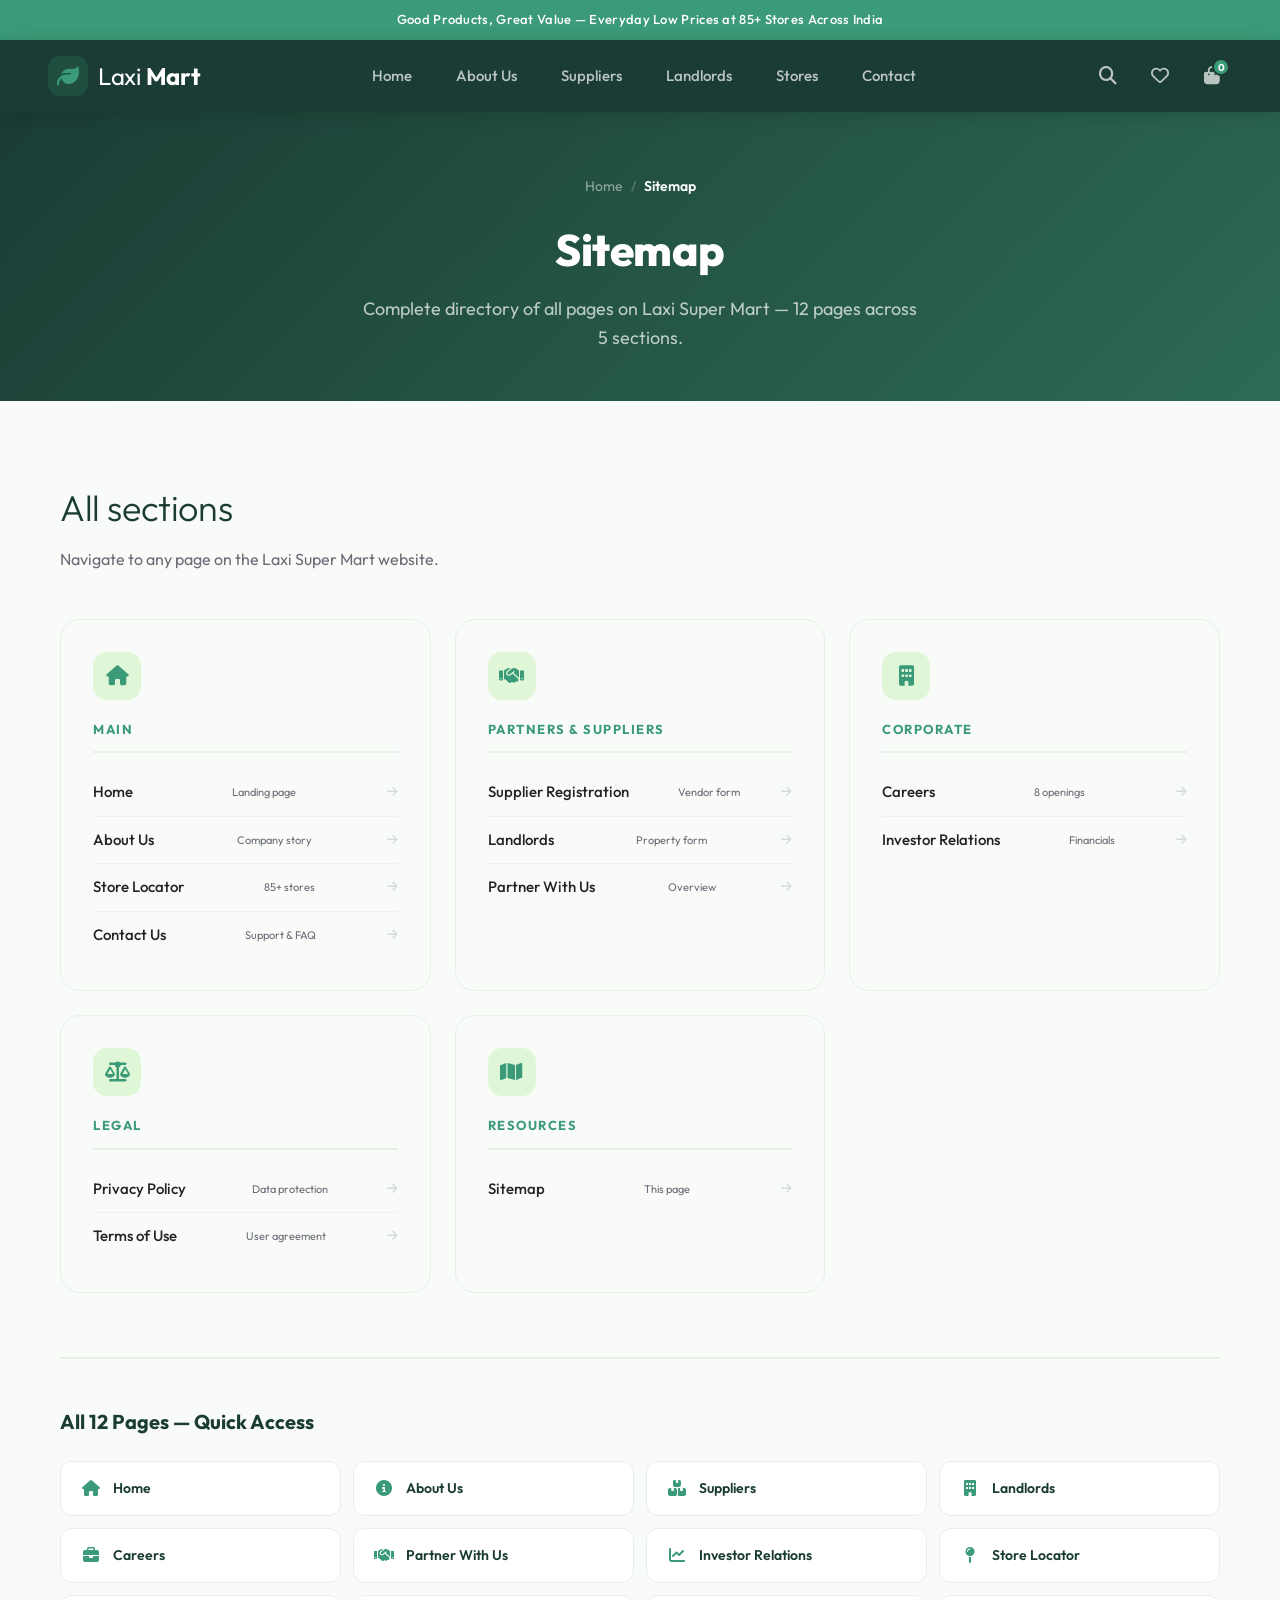
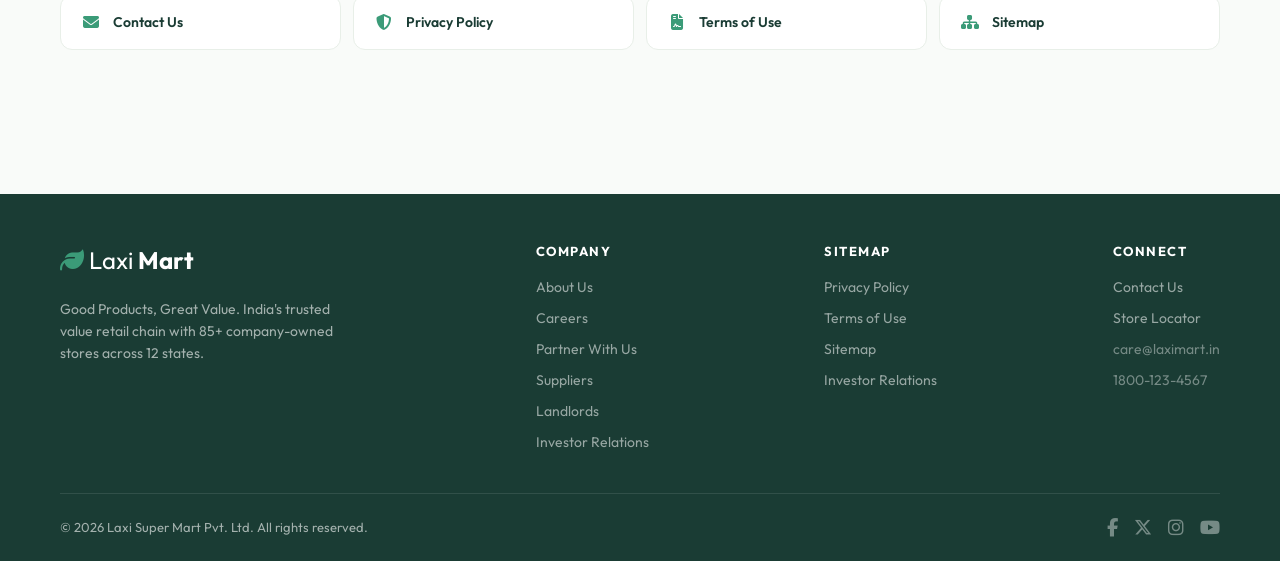
<file: sitemap.html>
<!DOCTYPE html>
<html lang="en">
<head>
    <meta charset="UTF-8">
    <meta name="viewport" content="width=device-width, initial-scale=1.0">
    <title>Sitemap — Laxi Super Mart</title>
    <link rel="stylesheet" href="style.css">
    <link rel="stylesheet" href="pages.css">
    <link rel="preconnect" href="https://fonts.googleapis.com">
    <link rel="preconnect" href="https://fonts.gstatic.com" crossorigin>
    <link href="https://fonts.googleapis.com/css2?family=Outfit:wght@400;500;600;700;800;900&display=swap" rel="stylesheet">
    <link rel="stylesheet" href="https://cdnjs.cloudflare.com/ajax/libs/font-awesome/6.4.0/css/all.min.css">
    <style>
        .sm-section { max-width: 1200px; margin: 0 auto; padding: 80px 20px; }
        .sm-section > h2 {
            font-size: 36px;
            font-weight: 300;
            color: #1a3c34;
            letter-spacing: -0.4px;
            margin-bottom: 12px;
        }
        .sm-section > p {
            font-size: 16px;
            color: #6a6b76;
            margin-bottom: 48px;
        }
        .sm-grid {
            display: grid;
            grid-template-columns: repeat(3, 1fr);
            gap: 24px;
        }
        .sm-group {
            background: #f9fbf9;
            border: 1px solid #e8efe8;
            border-radius: 20px;
            padding: 32px;
            transition: all 0.3s;
        }
        .sm-group:hover {
            background: #fff;
            border-color: #3b9b78;
            box-shadow: 0 8px 24px rgba(59,155,120,0.06);
        }
        .sm-group-icon {
            width: 48px;
            height: 48px;
            border-radius: 14px;
            background: #dff7d7;
            display: flex;
            align-items: center;
            justify-content: center;
            font-size: 20px;
            color: #3b9b78;
            margin-bottom: 20px;
        }
        .sm-group h3 {
            font-size: 13px;
            font-weight: 700;
            text-transform: uppercase;
            letter-spacing: 1.5px;
            color: #3b9b78;
            margin-bottom: 16px;
            padding-bottom: 12px;
            border-bottom: 2px solid #e8efe8;
        }
        .sm-group ul {
            list-style: none;
            padding: 0;
            display: flex;
            flex-direction: column;
            gap: 0;
        }
        .sm-group li a {
            display: flex;
            align-items: center;
            justify-content: space-between;
            padding: 12px 0;
            border-bottom: 1px solid #f0f0f0;
            text-decoration: none;
            color: #222;
            font-size: 15px;
            font-weight: 500;
            transition: all 0.2s;
        }
        .sm-group li:last-child a { border-bottom: none; }
        .sm-group li a:hover { color: #3b9b78; padding-left: 6px; }
        .sm-group li a i {
            font-size: 12px;
            color: #d4ddd8;
            transition: all 0.2s;
        }
        .sm-group li a:hover i { color: #3b9b78; transform: translateX(3px); }
        .sm-page-tag {
            font-size: 11px;
            color: #6a6b76;
            font-weight: 400;
            margin-left: 8px;
        }

        /* All Pages list */
        .sm-all {
            margin-top: 64px;
            padding-top: 48px;
            border-top: 2px solid #e8efe8;
        }
        .sm-all h3 {
            font-size: 20px;
            font-weight: 700;
            color: #1a3c34;
            margin-bottom: 24px;
        }
        .sm-all-grid {
            display: grid;
            grid-template-columns: repeat(4, 1fr);
            gap: 12px;
        }
        .sm-all-item {
            display: flex;
            align-items: center;
            gap: 12px;
            padding: 16px 20px;
            background: #fff;
            border: 1px solid #e8efe8;
            border-radius: 12px;
            text-decoration: none;
            color: #1a3c34;
            font-size: 14px;
            font-weight: 600;
            transition: all 0.2s;
        }
        .sm-all-item:hover {
            border-color: #3b9b78;
            background: #f0fdf0;
            transform: translateY(-2px);
        }
        .sm-all-item i {
            color: #3b9b78;
            font-size: 16px;
            width: 20px;
            text-align: center;
        }

        @media (max-width: 768px) {
            .sm-grid { grid-template-columns: 1fr; }
            .sm-all-grid { grid-template-columns: 1fr 1fr; }
        }
        @media (max-width: 480px) {
            .sm-all-grid { grid-template-columns: 1fr; }
        }
    </style>
</head>
<body>
    <!-- Mobile Drawer -->
    <div class="drawer-overlay" id="drawer-overlay"></div>
    <div class="mobile-drawer" id="mobile-drawer">
        <div style="display: flex; justify-content: space-between; align-items: center; margin-bottom: 20px;">
            <a href="index.html" class="nav-logo" style="font-size: 20px;"><i class="fas fa-leaf"></i> <span>Laxi <strong>Mart</strong></span></a>
            <button id="close-drawer" style="background: none; font-size: 24px; color: rgba(255,255,255,0.6);"><i class="fas fa-times"></i></button>
        </div>
        <nav style="display: flex; flex-direction: column; gap: 4px;">
            <a href="index.html" class="drawer-link">Home</a>
            <a href="about.html" class="drawer-link">About Us</a>
            <a href="suppliers.html" class="drawer-link">Suppliers</a>
            <a href="landlords.html" class="drawer-link">Landlords</a>
            <a href="careers.html" class="drawer-link">Careers</a>
            <a href="partner.html" class="drawer-link">Partner With Us</a>
            <a href="investors.html" class="drawer-link">Investor Relations</a>
            <a href="stores.html" class="drawer-link">Store Locator</a>
            <a href="contact.html" class="drawer-link">Contact Us</a>
        </nav>
        <div style="margin-top: auto; padding-top: 20px; border-top: 1px solid rgba(255,255,255,0.1);">
            <p style="font-size: 13px; color: rgba(255,255,255,0.5); margin-bottom: 8px;">Toll-Free</p>
            <p style="font-weight: 700; color: var(--primary-green);">1800-123-4567</p>
        </div>
    </div>

    <!-- Announcement Bar -->
    <div class="announcement-bar">Good Products, Great Value — Everyday Low Prices at 85+ Stores Across India</div>

    <!-- Header -->
    <header class="header-nav">
        <div class="nav-inner">
            <button class="mobile-menu-btn" id="open-drawer"><i class="fas fa-bars"></i></button>
            <a href="index.html" class="nav-logo"><i class="fas fa-leaf"></i><span>Laxi <strong>Mart</strong></span></a>
            <nav class="nav-links">
                <a href="index.html" class="nav-link">Home</a>
                <a href="about.html" class="nav-link">About Us</a>
                <a href="suppliers.html" class="nav-link">Suppliers</a>
                <a href="landlords.html" class="nav-link">Landlords</a>
                <a href="stores.html" class="nav-link">Stores</a>
                <a href="contact.html" class="nav-link">Contact</a>
            </nav>
            <div class="nav-right">
                <button class="nav-search-toggle" aria-label="Search"><i class="fas fa-search"></i></button>
                <a href="#" class="nav-icon" title="Favorites"><i class="far fa-heart"></i></a>
                <a href="#" class="nav-icon nav-cart" title="Cart"><i class="fas fa-shopping-bag"></i><span class="cart-badge">0</span></a>
            </div>
        </div>
        <div class="nav-search-bar" id="nav-search-bar">
            <div class="nav-search-inner">
                <i class="fas fa-search"></i>
                <input type="text" placeholder="Search...">
                <button class="nav-search-close" aria-label="Close"><i class="fas fa-times"></i></button>
            </div>
        </div>
    </header>

    <!-- Hero Banner -->
    <section class="page-banner">
        <div class="page-banner-inner">
            <div class="breadcrumb">
                <a href="index.html">Home</a>
                <span class="sep">/</span>
                <span class="current">Sitemap</span>
            </div>
            <h1>Sitemap</h1>
            <p>Complete directory of all pages on Laxi Super Mart — 12 pages across 5 sections.</p>
        </div>
    </section>

    <main>
        <section class="sm-section">
            <h2>All sections</h2>
            <p>Navigate to any page on the Laxi Super Mart website.</p>

            <div class="sm-grid">
                <!-- Main Pages -->
                <div class="sm-group">
                    <div class="sm-group-icon"><i class="fas fa-home"></i></div>
                    <h3>Main</h3>
                    <ul>
                        <li><a href="index.html">Home <span class="sm-page-tag">Landing page</span> <i class="fas fa-arrow-right"></i></a></li>
                        <li><a href="about.html">About Us <span class="sm-page-tag">Company story</span> <i class="fas fa-arrow-right"></i></a></li>
                        <li><a href="stores.html">Store Locator <span class="sm-page-tag">85+ stores</span> <i class="fas fa-arrow-right"></i></a></li>
                        <li><a href="contact.html">Contact Us <span class="sm-page-tag">Support & FAQ</span> <i class="fas fa-arrow-right"></i></a></li>
                    </ul>
                </div>

                <!-- Partners & Suppliers -->
                <div class="sm-group">
                    <div class="sm-group-icon"><i class="fas fa-handshake"></i></div>
                    <h3>Partners & Suppliers</h3>
                    <ul>
                        <li><a href="suppliers.html">Supplier Registration <span class="sm-page-tag">Vendor form</span> <i class="fas fa-arrow-right"></i></a></li>
                        <li><a href="landlords.html">Landlords <span class="sm-page-tag">Property form</span> <i class="fas fa-arrow-right"></i></a></li>
                        <li><a href="partner.html">Partner With Us <span class="sm-page-tag">Overview</span> <i class="fas fa-arrow-right"></i></a></li>
                    </ul>
                </div>

                <!-- Corporate -->
                <div class="sm-group">
                    <div class="sm-group-icon"><i class="fas fa-building"></i></div>
                    <h3>Corporate</h3>
                    <ul>
                        <li><a href="careers.html">Careers <span class="sm-page-tag">8 openings</span> <i class="fas fa-arrow-right"></i></a></li>
                        <li><a href="investors.html">Investor Relations <span class="sm-page-tag">Financials</span> <i class="fas fa-arrow-right"></i></a></li>
                    </ul>
                </div>

                <!-- Legal -->
                <div class="sm-group">
                    <div class="sm-group-icon"><i class="fas fa-scale-balanced"></i></div>
                    <h3>Legal</h3>
                    <ul>
                        <li><a href="privacy.html">Privacy Policy <span class="sm-page-tag">Data protection</span> <i class="fas fa-arrow-right"></i></a></li>
                        <li><a href="terms.html">Terms of Use <span class="sm-page-tag">User agreement</span> <i class="fas fa-arrow-right"></i></a></li>
                    </ul>
                </div>

                <!-- Resources -->
                <div class="sm-group">
                    <div class="sm-group-icon"><i class="fas fa-map"></i></div>
                    <h3>Resources</h3>
                    <ul>
                        <li><a href="sitemap.html">Sitemap <span class="sm-page-tag">This page</span> <i class="fas fa-arrow-right"></i></a></li>
                    </ul>
                </div>
            </div>

            <!-- All Pages Flat List -->
            <div class="sm-all">
                <h3>All 12 Pages — Quick Access</h3>
                <div class="sm-all-grid">
                    <a href="index.html" class="sm-all-item"><i class="fas fa-home"></i> Home</a>
                    <a href="about.html" class="sm-all-item"><i class="fas fa-info-circle"></i> About Us</a>
                    <a href="suppliers.html" class="sm-all-item"><i class="fas fa-boxes-stacked"></i> Suppliers</a>
                    <a href="landlords.html" class="sm-all-item"><i class="fas fa-building"></i> Landlords</a>
                    <a href="careers.html" class="sm-all-item"><i class="fas fa-briefcase"></i> Careers</a>
                    <a href="partner.html" class="sm-all-item"><i class="fas fa-handshake"></i> Partner With Us</a>
                    <a href="investors.html" class="sm-all-item"><i class="fas fa-chart-line"></i> Investor Relations</a>
                    <a href="stores.html" class="sm-all-item"><i class="fas fa-map-pin"></i> Store Locator</a>
                    <a href="contact.html" class="sm-all-item"><i class="fas fa-envelope"></i> Contact Us</a>
                    <a href="privacy.html" class="sm-all-item"><i class="fas fa-shield-alt"></i> Privacy Policy</a>
                    <a href="terms.html" class="sm-all-item"><i class="fas fa-file-contract"></i> Terms of Use</a>
                    <a href="sitemap.html" class="sm-all-item"><i class="fas fa-sitemap"></i> Sitemap</a>
                </div>
            </div>
        </section>
    </main>

    <!-- Footer -->
    <footer style="background: #1a3c34; padding-top: 48px; color: rgba(255,255,255,0.6); margin-top: 64px;">
        <div style="max-width: 1200px; margin: 0 auto; padding: 0 20px;">
            <div style="display: flex; justify-content: space-between; flex-wrap: wrap; gap: 40px; padding-bottom: 40px; border-bottom: 1px solid rgba(255,255,255,0.1);">
                <div style="max-width: 300px;">
                    <div style="margin-bottom: 20px; font-size: 24px; font-weight: 400; color: #fff;"><i class="fas fa-leaf" style="color: #3b9b78;"></i> Laxi <strong>Mart</strong></div>
                    <p style="font-size: 14px; line-height: 1.6;">Good Products, Great Value. India's trusted value retail chain with 85+ company-owned stores across 12 states.</p>
                </div>
                <div>
                    <h4 style="color: #fff; font-size: 13px; font-weight: 700; margin-bottom: 16px; text-transform: uppercase; letter-spacing: 1.5px;">Company</h4>
                    <ul style="list-style: none; padding: 0; display: flex; flex-direction: column; gap: 10px; font-size: 14px;">
                        <li><a href="about.html" style="color: rgba(255,255,255,0.55); text-decoration: none;">About Us</a></li>
                        <li><a href="careers.html" style="color: rgba(255,255,255,0.55); text-decoration: none;">Careers</a></li>
                        <li><a href="partner.html" style="color: rgba(255,255,255,0.55); text-decoration: none;">Partner With Us</a></li>
                        <li><a href="suppliers.html" style="color: rgba(255,255,255,0.55); text-decoration: none;">Suppliers</a></li>
                        <li><a href="landlords.html" style="color: rgba(255,255,255,0.55); text-decoration: none;">Landlords</a></li>
                        <li><a href="investors.html" style="color: rgba(255,255,255,0.55); text-decoration: none;">Investor Relations</a></li>
                    </ul>
                </div>
                <div>
                    <h4 style="color: #fff; font-size: 13px; font-weight: 700; margin-bottom: 16px; text-transform: uppercase; letter-spacing: 1.5px;">Sitemap</h4>
                    <ul style="list-style: none; padding: 0; display: flex; flex-direction: column; gap: 10px; font-size: 14px;">
                        <li><a href="privacy.html" style="color: rgba(255,255,255,0.55); text-decoration: none;">Privacy Policy</a></li>
                        <li><a href="terms.html" style="color: rgba(255,255,255,0.55); text-decoration: none;">Terms of Use</a></li>
                        <li><a href="sitemap.html" style="color: rgba(255,255,255,0.55); text-decoration: none;">Sitemap</a></li>
                        <li><a href="investors.html" style="color: rgba(255,255,255,0.55); text-decoration: none;">Investor Relations</a></li>
                    </ul>
                </div>
                <div>
                    <h4 style="color: #fff; font-size: 13px; font-weight: 700; margin-bottom: 16px; text-transform: uppercase; letter-spacing: 1.5px;">Connect</h4>
                    <ul style="list-style: none; padding: 0; display: flex; flex-direction: column; gap: 10px; font-size: 14px;">
                        <li><a href="contact.html" style="color: rgba(255,255,255,0.55); text-decoration: none;">Contact Us</a></li>
                        <li><a href="stores.html" style="color: rgba(255,255,255,0.55); text-decoration: none;">Store Locator</a></li>
                        <li style="color: rgba(255,255,255,0.4);">care@laximart.in</li>
                        <li style="color: rgba(255,255,255,0.4);">1800-123-4567</li>
                    </ul>
                </div>
            </div>
        </div>
        <div style="max-width: 1200px; margin: 0 auto; padding: 20px; display: flex; justify-content: space-between; align-items: center; flex-wrap: wrap; gap: 12px; font-size: 13px;">
            <span>&copy; 2026 Laxi Super Mart Pvt. Ltd. All rights reserved.</span>
            <div style="display: flex; gap: 16px;">
                <a href="#" style="color: rgba(255,255,255,0.4); font-size: 18px;"><i class="fab fa-facebook-f"></i></a>
                <a href="#" style="color: rgba(255,255,255,0.4); font-size: 18px;"><i class="fab fa-x-twitter"></i></a>
                <a href="#" style="color: rgba(255,255,255,0.4); font-size: 18px;"><i class="fab fa-instagram"></i></a>
                <a href="#" style="color: rgba(255,255,255,0.4); font-size: 18px;"><i class="fab fa-youtube"></i></a>
            </div>
        </div>
    </footer>

    <script src="script.js"></script>
</body>
</html>
</file>
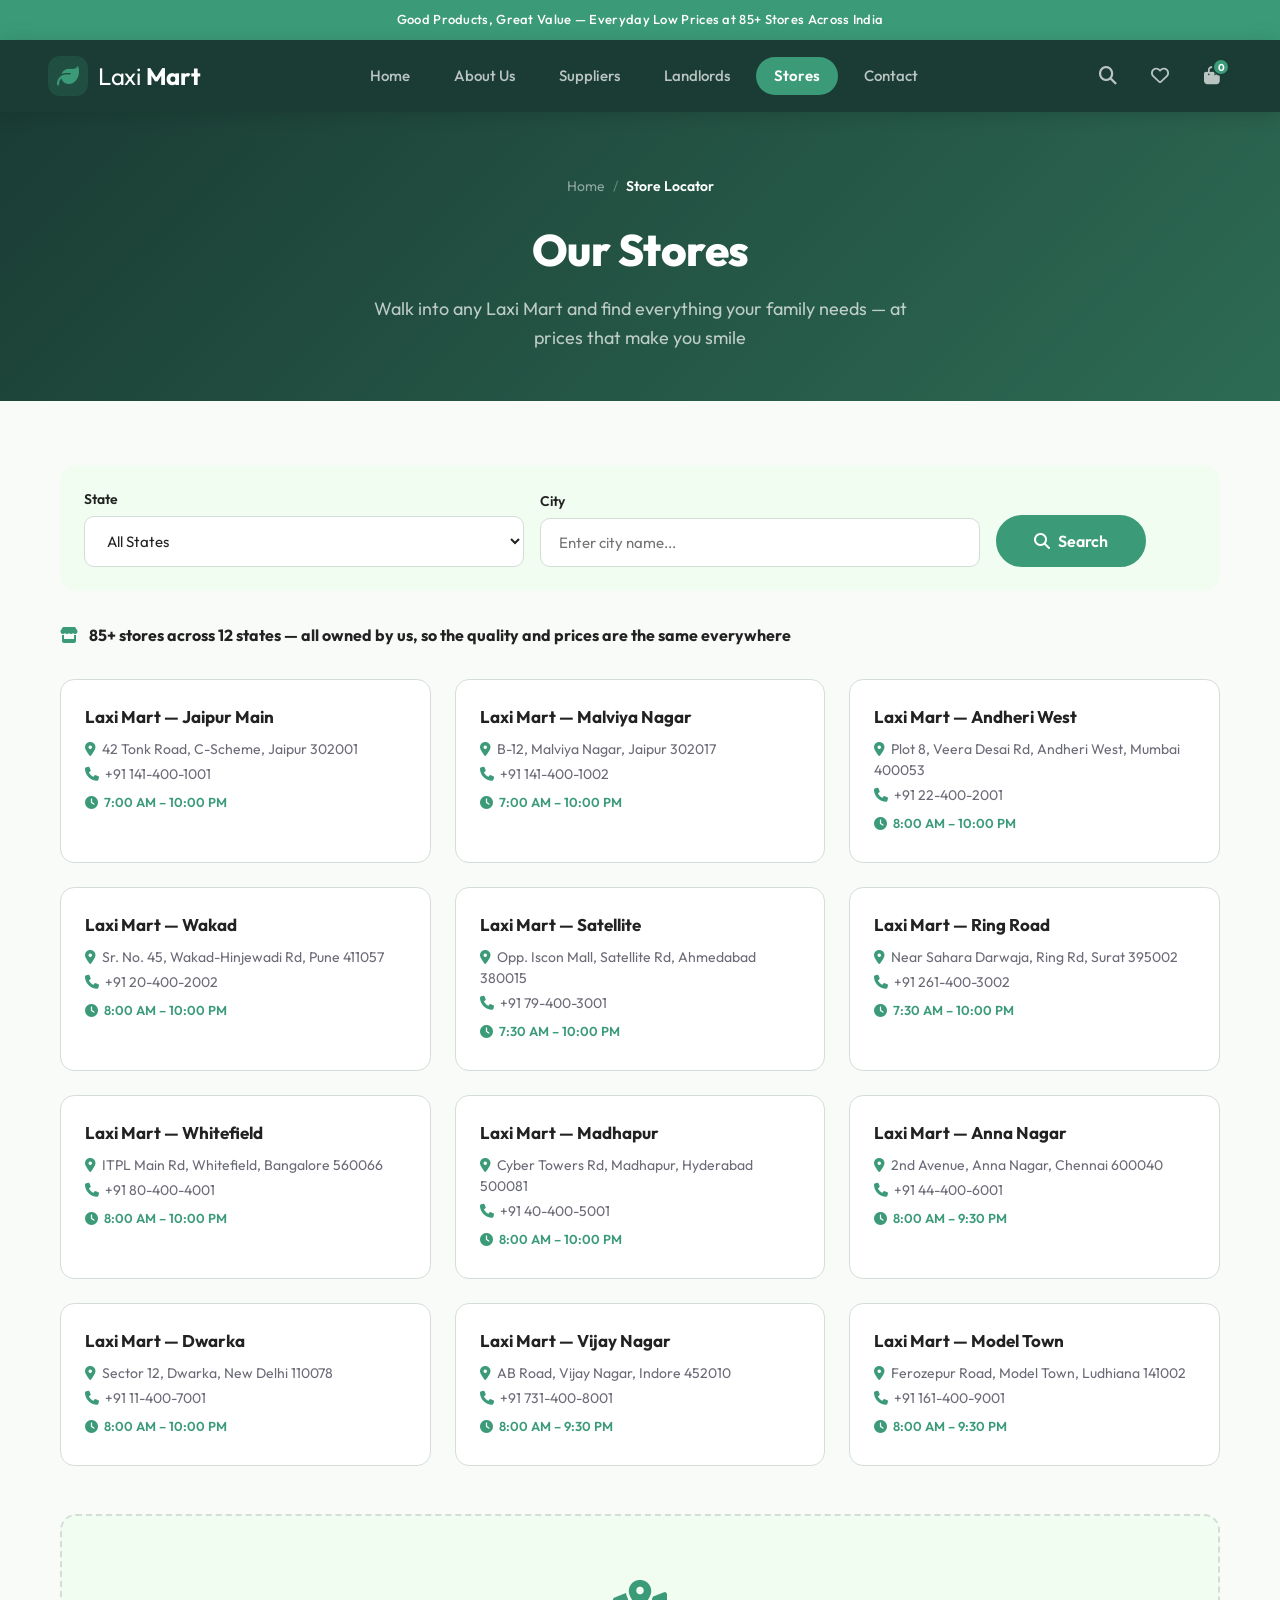
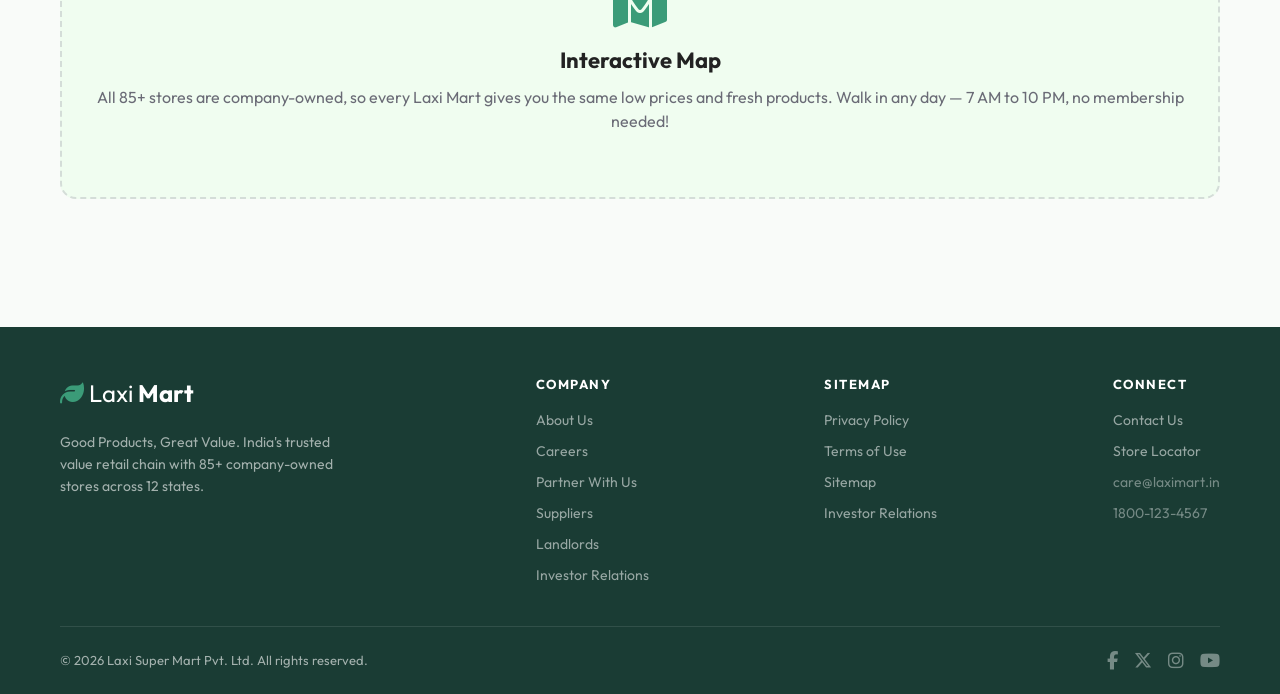
<file: stores.html>
<!DOCTYPE html>
<html lang="en">
<head>
    <meta charset="UTF-8">
    <meta name="viewport" content="width=device-width, initial-scale=1.0">
    <title>Our Stores - Laxi Super Mart</title>
    <link rel="stylesheet" href="style.css">
    <link rel="stylesheet" href="pages.css">
    <link rel="preconnect" href="https://fonts.googleapis.com">
    <link rel="preconnect" href="https://fonts.gstatic.com" crossorigin>
    <link href="https://fonts.googleapis.com/css2?family=Outfit:wght@400;500;600;700;800;900&display=swap" rel="stylesheet">
    <link rel="stylesheet" href="https://cdnjs.cloudflare.com/ajax/libs/font-awesome/6.4.0/css/all.min.css">
</head>
<body>
    <!-- Mobile Drawer -->
    <div class="drawer-overlay" id="drawer-overlay"></div>
    <div class="mobile-drawer" id="mobile-drawer">
        <div style="display: flex; justify-content: space-between; align-items: center; margin-bottom: 20px;">
            <a href="index.html" class="nav-logo" style="font-size: 20px;"><i class="fas fa-leaf"></i> <span>Laxi <strong>Mart</strong></span></a>
            <button id="close-drawer" style="background: none; font-size: 24px; color: rgba(255,255,255,0.6);"><i class="fas fa-times"></i></button>
        </div>
        <nav style="display: flex; flex-direction: column; gap: 4px;">
            <a href="index.html" class="drawer-link">Home</a>
            <a href="about.html" class="drawer-link">About Us</a>
            <a href="suppliers.html" class="drawer-link">Suppliers</a>
            <a href="landlords.html" class="drawer-link">Landlords</a>
            <a href="careers.html" class="drawer-link">Careers</a>
            <a href="partner.html" class="drawer-link">Partner With Us</a>
            <a href="investors.html" class="drawer-link">Investor Relations</a>
            <a href="stores.html" class="drawer-link">Store Locator</a>
            <a href="contact.html" class="drawer-link">Contact Us</a>
        </nav>
        <div style="margin-top: auto; padding-top: 20px; border-top: 1px solid rgba(255,255,255,0.1);">
            <p style="font-size: 13px; color: rgba(255,255,255,0.5); margin-bottom: 8px;">Contact Us</p>
            <p style="font-weight: 700; color: var(--primary-green);">+91 98765 43210</p>
        </div>
    </div>

    <!-- Top Announcement Bar -->
    <div class="announcement-bar">Good Products, Great Value — Everyday Low Prices at 85+ Stores Across India</div>

    <!-- Header & Navigation -->
    <header class="header-nav">
        <div class="nav-inner">
            <!-- Mobile Menu Button -->
            <button class="mobile-menu-btn" id="open-drawer"><i class="fas fa-bars"></i></button>

            <!-- Logo -->
            <a href="index.html" class="nav-logo">
                <i class="fas fa-leaf"></i>
                <span>Laxi <strong>Mart</strong></span>
            </a>

            <!-- Center Nav Links -->
            <nav class="nav-links">
                <a href="index.html" class="nav-link">Home</a>
                <a href="about.html" class="nav-link">About Us</a>
                <a href="suppliers.html" class="nav-link">Suppliers</a>
                <a href="landlords.html" class="nav-link">Landlords</a>
                <a href="stores.html" class="nav-link">Stores</a>
                <a href="contact.html" class="nav-link">Contact</a>
            </nav>

            <!-- Right Section: Search, Actions, CTA -->
            <div class="nav-right">
                <button class="nav-search-toggle" aria-label="Search"><i class="fas fa-search"></i></button>
                <a href="#" class="nav-icon" title="Favorites"><i class="far fa-heart"></i></a>
                <a href="#" class="nav-icon nav-cart" title="Cart">
                    <i class="fas fa-shopping-bag"></i>
                    <span class="cart-badge">0</span>
                </a>
            </div>
        </div>

        <!-- Expandable Search Bar -->
        <div class="nav-search-bar" id="nav-search-bar">
            <div class="nav-search-inner">
                <i class="fas fa-search"></i>
                <input type="text" placeholder="Search for products, categories, brands...">
                <button class="nav-search-close" aria-label="Close search"><i class="fas fa-times"></i></button>
            </div>
        </div>
    </header>

    <!-- Page Banner -->
    <section class="page-banner">
        <div class="page-banner-inner">
            <div class="breadcrumb">
                <a href="index.html">Home</a>
                <span class="sep">/</span>
                <span class="current">Store Locator</span>
            </div>
            <h1>Our Stores</h1>
            <p>Walk into any Laxi Mart and find everything your family needs — at prices that make you smile</p>
        </div>
    </section>

    <main>
        <div class="page-section">
            <!-- Filter Bar -->
            <div class="filter-bar">
                <div class="form-group">
                    <label class="form-label">State</label>
                    <select class="form-select" id="state-filter">
                        <option value="">All States</option>
                        <option value="rajasthan">Rajasthan</option>
                        <option value="maharashtra">Maharashtra</option>
                        <option value="gujarat">Gujarat</option>
                        <option value="karnataka">Karnataka</option>
                        <option value="telangana">Telangana</option>
                        <option value="tamil-nadu">Tamil Nadu</option>
                        <option value="delhi-ncr">Delhi NCR</option>
                        <option value="madhya-pradesh">Madhya Pradesh</option>
                        <option value="punjab">Punjab</option>
                        <option value="chhattisgarh">Chhattisgarh</option>
                    </select>
                </div>
                <div class="form-group">
                    <label class="form-label">City</label>
                    <input type="text" class="form-input" id="city-filter" placeholder="Enter city name...">
                </div>
                <div class="form-group" style="flex: 0;">
                    <button class="form-submit" id="search-stores"><i class="fas fa-search"></i> Search</button>
                </div>
            </div>

            <!-- Store Count -->
            <p style="font-size: 16px; color: #6a6b76; margin-bottom: 32px; font-weight: 500;">
                <i class="fas fa-store" style="color: #3b9b78; margin-right: 8px;"></i>
                <strong style="color: #222222;">85+ stores across 12 states — all owned by us, so the quality and prices are the same everywhere</strong>
            </p>

            <!-- Store Grid -->
            <div class="grid-3" id="store-grid">
                <!-- Jaipur Main -->
                <div class="store-card">
                    <h3><i class="fas fa-map-marker-alt" style="color: #3b9b78; margin-right: 6px;"></i> Jaipur Main</h3>
                    <p>23, MI Road, C-Scheme, Jaipur, Rajasthan 302001</p>
                    <p><i class="fas fa-phone" style="font-size: 12px; margin-right: 4px;"></i> +91 141 456 7890</p>
                    <p class="store-hours"><i class="fas fa-clock" style="margin-right: 4px;"></i> Open 7AM - 10PM</p>
                </div>

                <!-- Jaipur Malviya Nagar -->
                <div class="store-card">
                    <h3><i class="fas fa-map-marker-alt" style="color: #3b9b78; margin-right: 6px;"></i> Jaipur Malviya Nagar</h3>
                    <p>B-12, Malviya Nagar Main Road, Jaipur, Rajasthan 302017</p>
                    <p><i class="fas fa-phone" style="font-size: 12px; margin-right: 4px;"></i> +91 141 456 7891</p>
                    <p class="store-hours"><i class="fas fa-clock" style="margin-right: 4px;"></i> Open 7AM - 10PM</p>
                </div>

                <!-- Mumbai Andheri -->
                <div class="store-card">
                    <h3><i class="fas fa-map-marker-alt" style="color: #3b9b78; margin-right: 6px;"></i> Mumbai Andheri</h3>
                    <p>Shop 4, Infinity Mall, Link Road, Andheri West, Mumbai 400053</p>
                    <p><i class="fas fa-phone" style="font-size: 12px; margin-right: 4px;"></i> +91 22 2637 8900</p>
                    <p class="store-hours"><i class="fas fa-clock" style="margin-right: 4px;"></i> Open 7AM - 10PM</p>
                </div>

                <!-- Pune Wakad -->
                <div class="store-card">
                    <h3><i class="fas fa-map-marker-alt" style="color: #3b9b78; margin-right: 6px;"></i> Pune Wakad</h3>
                    <p>Fortune Mall, Wakad Bridge Road, Wakad, Pune 411057</p>
                    <p><i class="fas fa-phone" style="font-size: 12px; margin-right: 4px;"></i> +91 20 6745 3200</p>
                    <p class="store-hours"><i class="fas fa-clock" style="margin-right: 4px;"></i> Open 7AM - 10PM</p>
                </div>

                <!-- Ahmedabad Satellite -->
                <div class="store-card">
                    <h3><i class="fas fa-map-marker-alt" style="color: #3b9b78; margin-right: 6px;"></i> Ahmedabad Satellite</h3>
                    <p>G-14, Shyamal Cross Road, Satellite, Ahmedabad 380015</p>
                    <p><i class="fas fa-phone" style="font-size: 12px; margin-right: 4px;"></i> +91 79 2676 5400</p>
                    <p class="store-hours"><i class="fas fa-clock" style="margin-right: 4px;"></i> Open 7AM - 10PM</p>
                </div>

                <!-- Surat Ring Road -->
                <div class="store-card">
                    <h3><i class="fas fa-map-marker-alt" style="color: #3b9b78; margin-right: 6px;"></i> Surat Ring Road</h3>
                    <p>Plot 78, Dumas Ring Road, Near VR Mall, Surat 395007</p>
                    <p><i class="fas fa-phone" style="font-size: 12px; margin-right: 4px;"></i> +91 261 234 5678</p>
                    <p class="store-hours"><i class="fas fa-clock" style="margin-right: 4px;"></i> Open 7AM - 10PM</p>
                </div>

                <!-- Bangalore Whitefield -->
                <div class="store-card">
                    <h3><i class="fas fa-map-marker-alt" style="color: #3b9b78; margin-right: 6px;"></i> Bangalore Whitefield</h3>
                    <p>Phoenix Marketcity, Whitefield Main Road, Bangalore 560066</p>
                    <p><i class="fas fa-phone" style="font-size: 12px; margin-right: 4px;"></i> +91 80 4567 8901</p>
                    <p class="store-hours"><i class="fas fa-clock" style="margin-right: 4px;"></i> Open 7AM - 10PM</p>
                </div>

                <!-- Hyderabad Madhapur -->
                <div class="store-card">
                    <h3><i class="fas fa-map-marker-alt" style="color: #3b9b78; margin-right: 6px;"></i> Hyderabad Madhapur</h3>
                    <p>Cyber Towers Complex, Madhapur, Hyderabad 500081</p>
                    <p><i class="fas fa-phone" style="font-size: 12px; margin-right: 4px;"></i> +91 40 6789 0123</p>
                    <p class="store-hours"><i class="fas fa-clock" style="margin-right: 4px;"></i> Open 7AM - 10PM</p>
                </div>

                <!-- Chennai Anna Nagar -->
                <div class="store-card">
                    <h3><i class="fas fa-map-marker-alt" style="color: #3b9b78; margin-right: 6px;"></i> Chennai Anna Nagar</h3>
                    <p>2nd Avenue, W Block, Anna Nagar, Chennai 600040</p>
                    <p><i class="fas fa-phone" style="font-size: 12px; margin-right: 4px;"></i> +91 44 2345 6789</p>
                    <p class="store-hours"><i class="fas fa-clock" style="margin-right: 4px;"></i> Open 7AM - 10PM</p>
                </div>

                <!-- Delhi Dwarka -->
                <div class="store-card">
                    <h3><i class="fas fa-map-marker-alt" style="color: #3b9b78; margin-right: 6px;"></i> Delhi Dwarka</h3>
                    <p>Sector 6 Market, Dwarka, New Delhi 110075</p>
                    <p><i class="fas fa-phone" style="font-size: 12px; margin-right: 4px;"></i> +91 11 2567 8901</p>
                    <p class="store-hours"><i class="fas fa-clock" style="margin-right: 4px;"></i> Open 7AM - 10PM</p>
                </div>

                <!-- Indore Vijay Nagar -->
                <div class="store-card">
                    <h3><i class="fas fa-map-marker-alt" style="color: #3b9b78; margin-right: 6px;"></i> Indore Vijay Nagar</h3>
                    <p>AB Road, Vijay Nagar Square, Indore 452010</p>
                    <p><i class="fas fa-phone" style="font-size: 12px; margin-right: 4px;"></i> +91 731 456 7890</p>
                    <p class="store-hours"><i class="fas fa-clock" style="margin-right: 4px;"></i> Open 7AM - 10PM</p>
                </div>

                <!-- Ludhiana Model Town -->
                <div class="store-card">
                    <h3><i class="fas fa-map-marker-alt" style="color: #3b9b78; margin-right: 6px;"></i> Ludhiana Model Town</h3>
                    <p>Ferozepur Road, Model Town, Ludhiana 141002</p>
                    <p><i class="fas fa-phone" style="font-size: 12px; margin-right: 4px;"></i> +91 161 234 5678</p>
                    <p class="store-hours"><i class="fas fa-clock" style="margin-right: 4px;"></i> Open 7AM - 10PM</p>
                </div>
            </div>

            <!-- Map Placeholder -->
            <div style="margin-top: 48px; padding: 64px 32px; background: #f0fdf0; border-radius: 16px; text-align: center; border: 2px dashed #d4ddd8;">
                <i class="fas fa-map-marked-alt" style="font-size: 48px; color: #3b9b78; margin-bottom: 16px; display: block;"></i>
                <h3 style="font-size: 22px; font-weight: 700; color: #222222; margin-bottom: 8px;">Interactive Map</h3>
                <p style="font-size: 16px; color: #6a6b76;">All 85+ stores are company-owned, so every Laxi Mart gives you the same low prices and fresh products. Walk in any day — 7 AM to 10 PM, no membership needed!</p>
            </div>
        </div>
    </main>

    <!-- Footer -->
        <footer style="background: #1a3c34; padding-top: 48px; color: rgba(255,255,255,0.6); margin-top: 64px;">
        <div style="max-width: 1200px; margin: 0 auto; padding: 0 20px;">
            <div style="display: flex; justify-content: space-between; flex-wrap: wrap; gap: 40px; padding-bottom: 40px; border-bottom: 1px solid rgba(255,255,255,0.1);">
                <div style="max-width: 300px;">
                    <div style="margin-bottom: 20px; font-size: 24px; font-weight: 400; color: #fff;"><i class="fas fa-leaf" style="color: #3b9b78;"></i> Laxi <strong>Mart</strong></div>
                    <p style="font-size: 14px; line-height: 1.6;">Good Products, Great Value. India's trusted value retail chain with 85+ company-owned stores across 12 states.</p>
                </div>
                <div>
                    <h4 style="color: #fff; font-size: 13px; font-weight: 700; margin-bottom: 16px; text-transform: uppercase; letter-spacing: 1.5px;">Company</h4>
                    <ul style="list-style: none; padding: 0; display: flex; flex-direction: column; gap: 10px; font-size: 14px;">
                        <li><a href="about.html" style="color: rgba(255,255,255,0.55); text-decoration: none;">About Us</a></li>
                        <li><a href="careers.html" style="color: rgba(255,255,255,0.55); text-decoration: none;">Careers</a></li>
                        <li><a href="partner.html" style="color: rgba(255,255,255,0.55); text-decoration: none;">Partner With Us</a></li>
                        <li><a href="suppliers.html" style="color: rgba(255,255,255,0.55); text-decoration: none;">Suppliers</a></li>
                        <li><a href="landlords.html" style="color: rgba(255,255,255,0.55); text-decoration: none;">Landlords</a></li>
                        <li><a href="investors.html" style="color: rgba(255,255,255,0.55); text-decoration: none;">Investor Relations</a></li>
                    </ul>
                </div>
                <div>
                    <h4 style="color: #fff; font-size: 13px; font-weight: 700; margin-bottom: 16px; text-transform: uppercase; letter-spacing: 1.5px;">Sitemap</h4>
                    <ul style="list-style: none; padding: 0; display: flex; flex-direction: column; gap: 10px; font-size: 14px;">
                        <li><a href="privacy.html" style="color: rgba(255,255,255,0.55); text-decoration: none;">Privacy Policy</a></li>
                        <li><a href="terms.html" style="color: rgba(255,255,255,0.55); text-decoration: none;">Terms of Use</a></li>
                        <li><a href="sitemap.html" style="color: rgba(255,255,255,0.55); text-decoration: none;">Sitemap</a></li>
                        <li><a href="investors.html" style="color: rgba(255,255,255,0.55); text-decoration: none;">Investor Relations</a></li>
                    </ul>
                </div>
                <div>
                    <h4 style="color: #fff; font-size: 13px; font-weight: 700; margin-bottom: 16px; text-transform: uppercase; letter-spacing: 1.5px;">Connect</h4>
                    <ul style="list-style: none; padding: 0; display: flex; flex-direction: column; gap: 10px; font-size: 14px;">
                        <li><a href="contact.html" style="color: rgba(255,255,255,0.55); text-decoration: none;">Contact Us</a></li>
                        <li><a href="stores.html" style="color: rgba(255,255,255,0.55); text-decoration: none;">Store Locator</a></li>
                        <li style="color: rgba(255,255,255,0.4);">care@laximart.in</li>
                        <li style="color: rgba(255,255,255,0.4);">1800-123-4567</li>
                    </ul>
                </div>
            </div>
        </div>
        <div style="max-width: 1200px; margin: 0 auto; padding: 20px; display: flex; justify-content: space-between; align-items: center; flex-wrap: wrap; gap: 12px; font-size: 13px;">
            <span>&copy; 2026 Laxi Super Mart Pvt. Ltd. All rights reserved.</span>
            <div style="display: flex; gap: 16px;">
                <a href="#" style="color: rgba(255,255,255,0.4); font-size: 18px;"><i class="fab fa-facebook-f"></i></a>
                <a href="#" style="color: rgba(255,255,255,0.4); font-size: 18px;"><i class="fab fa-x-twitter"></i></a>
                <a href="#" style="color: rgba(255,255,255,0.4); font-size: 18px;"><i class="fab fa-instagram"></i></a>
                <a href="#" style="color: rgba(255,255,255,0.4); font-size: 18px;"><i class="fab fa-youtube"></i></a>
            </div>
        </div>
    </footer>

    <script src="script.js"></script>
</body>
</html>
</file>
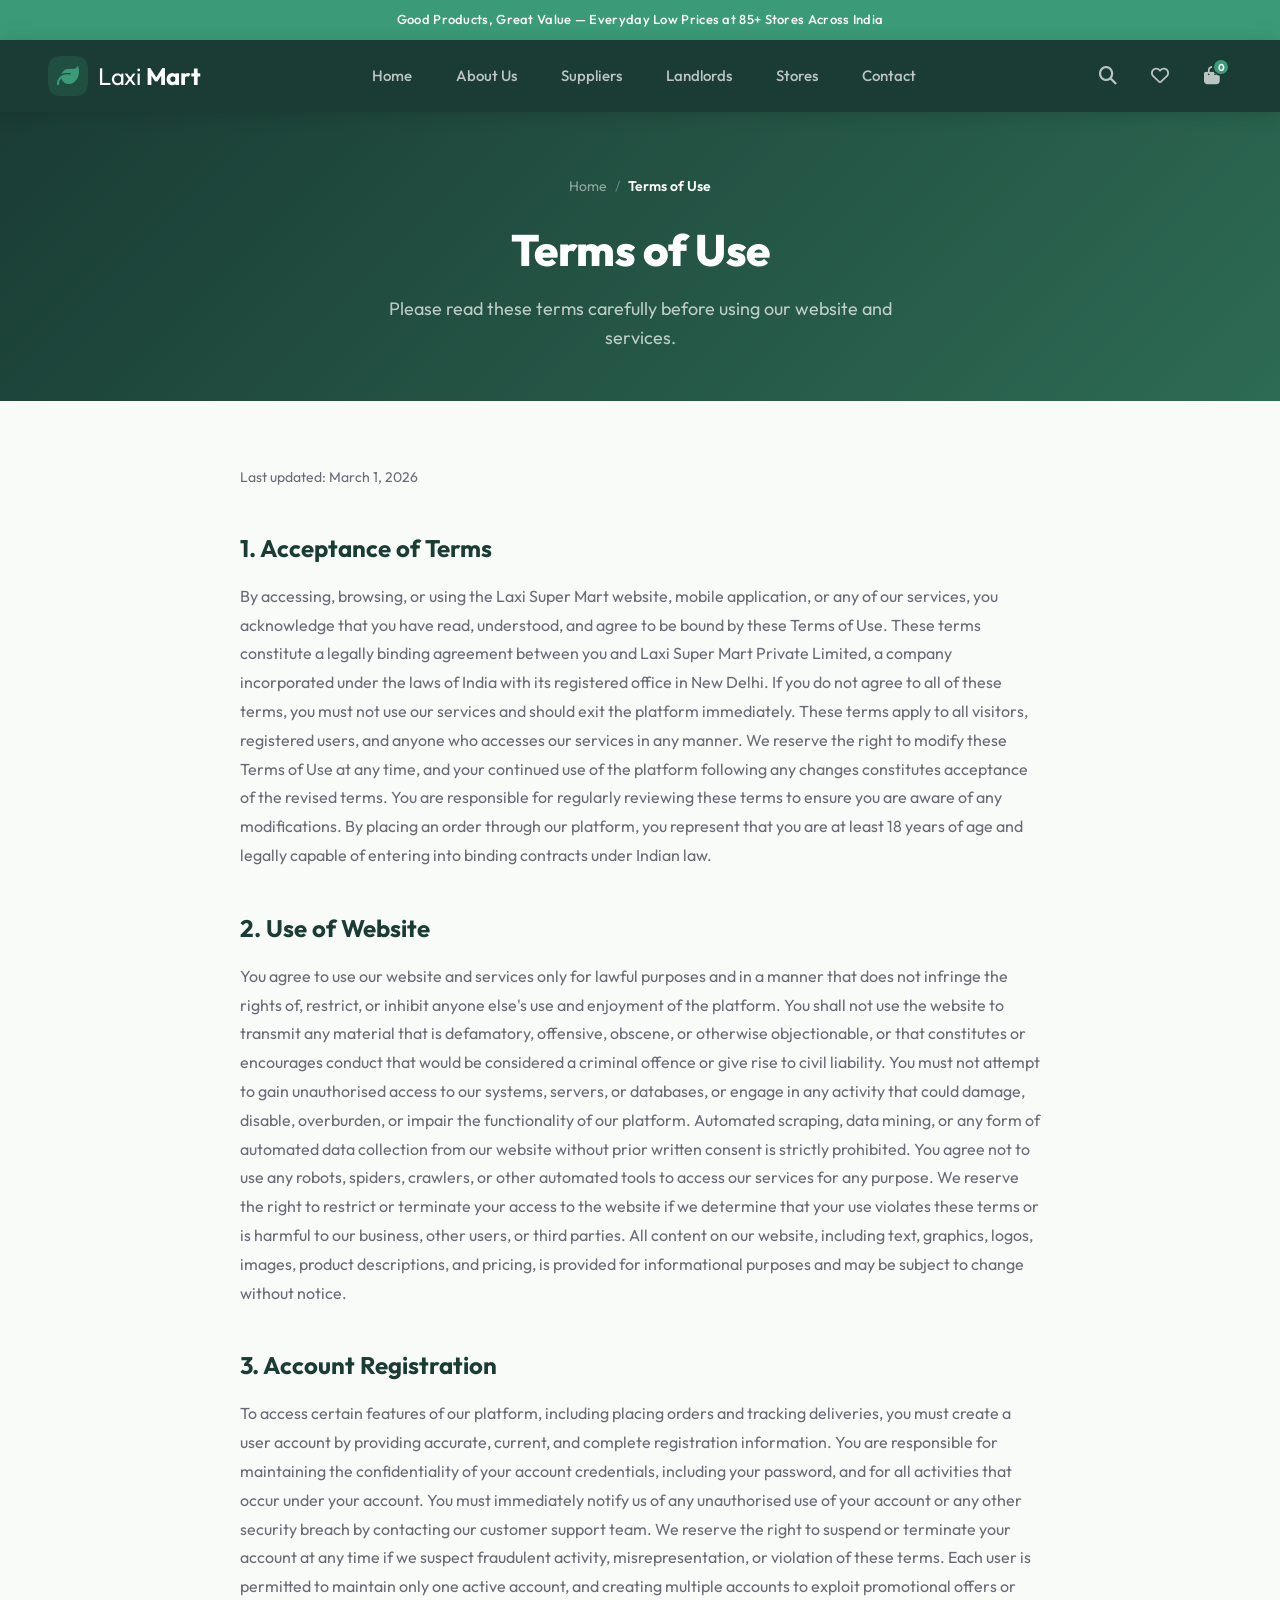
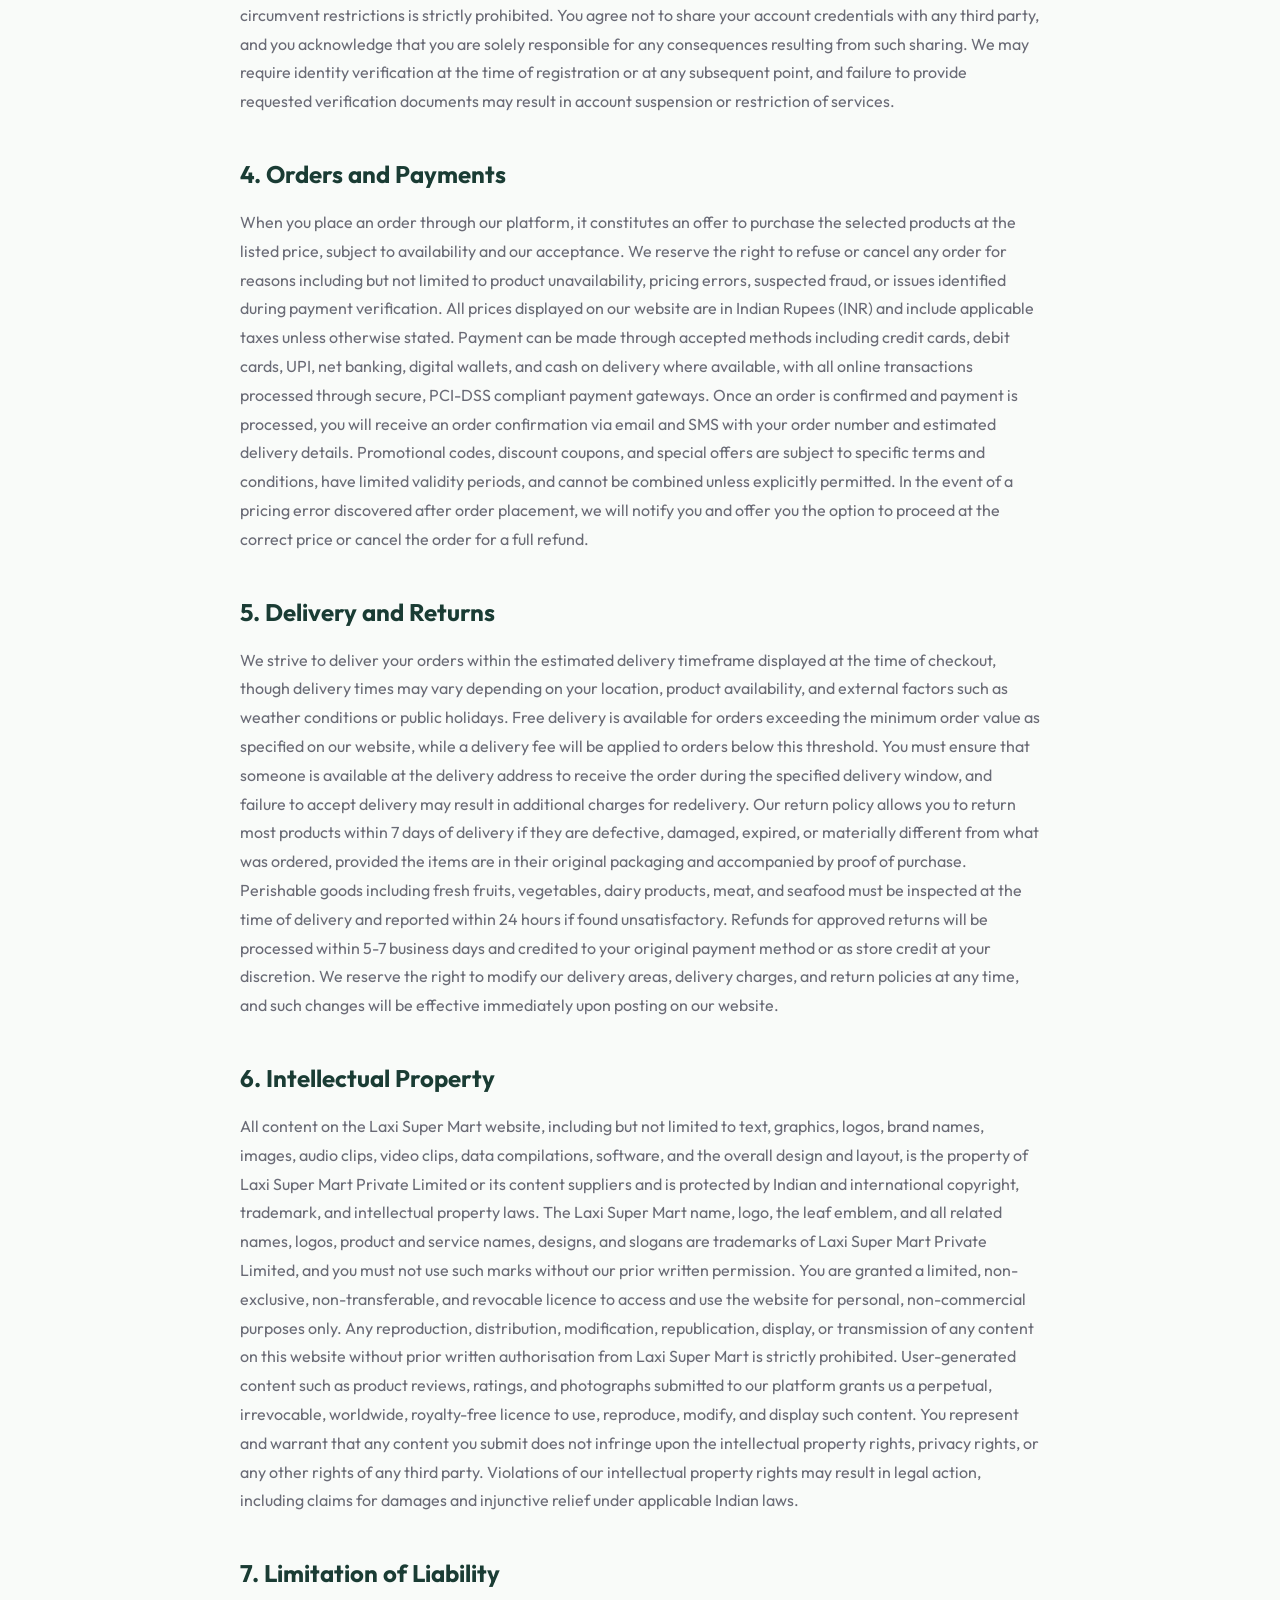
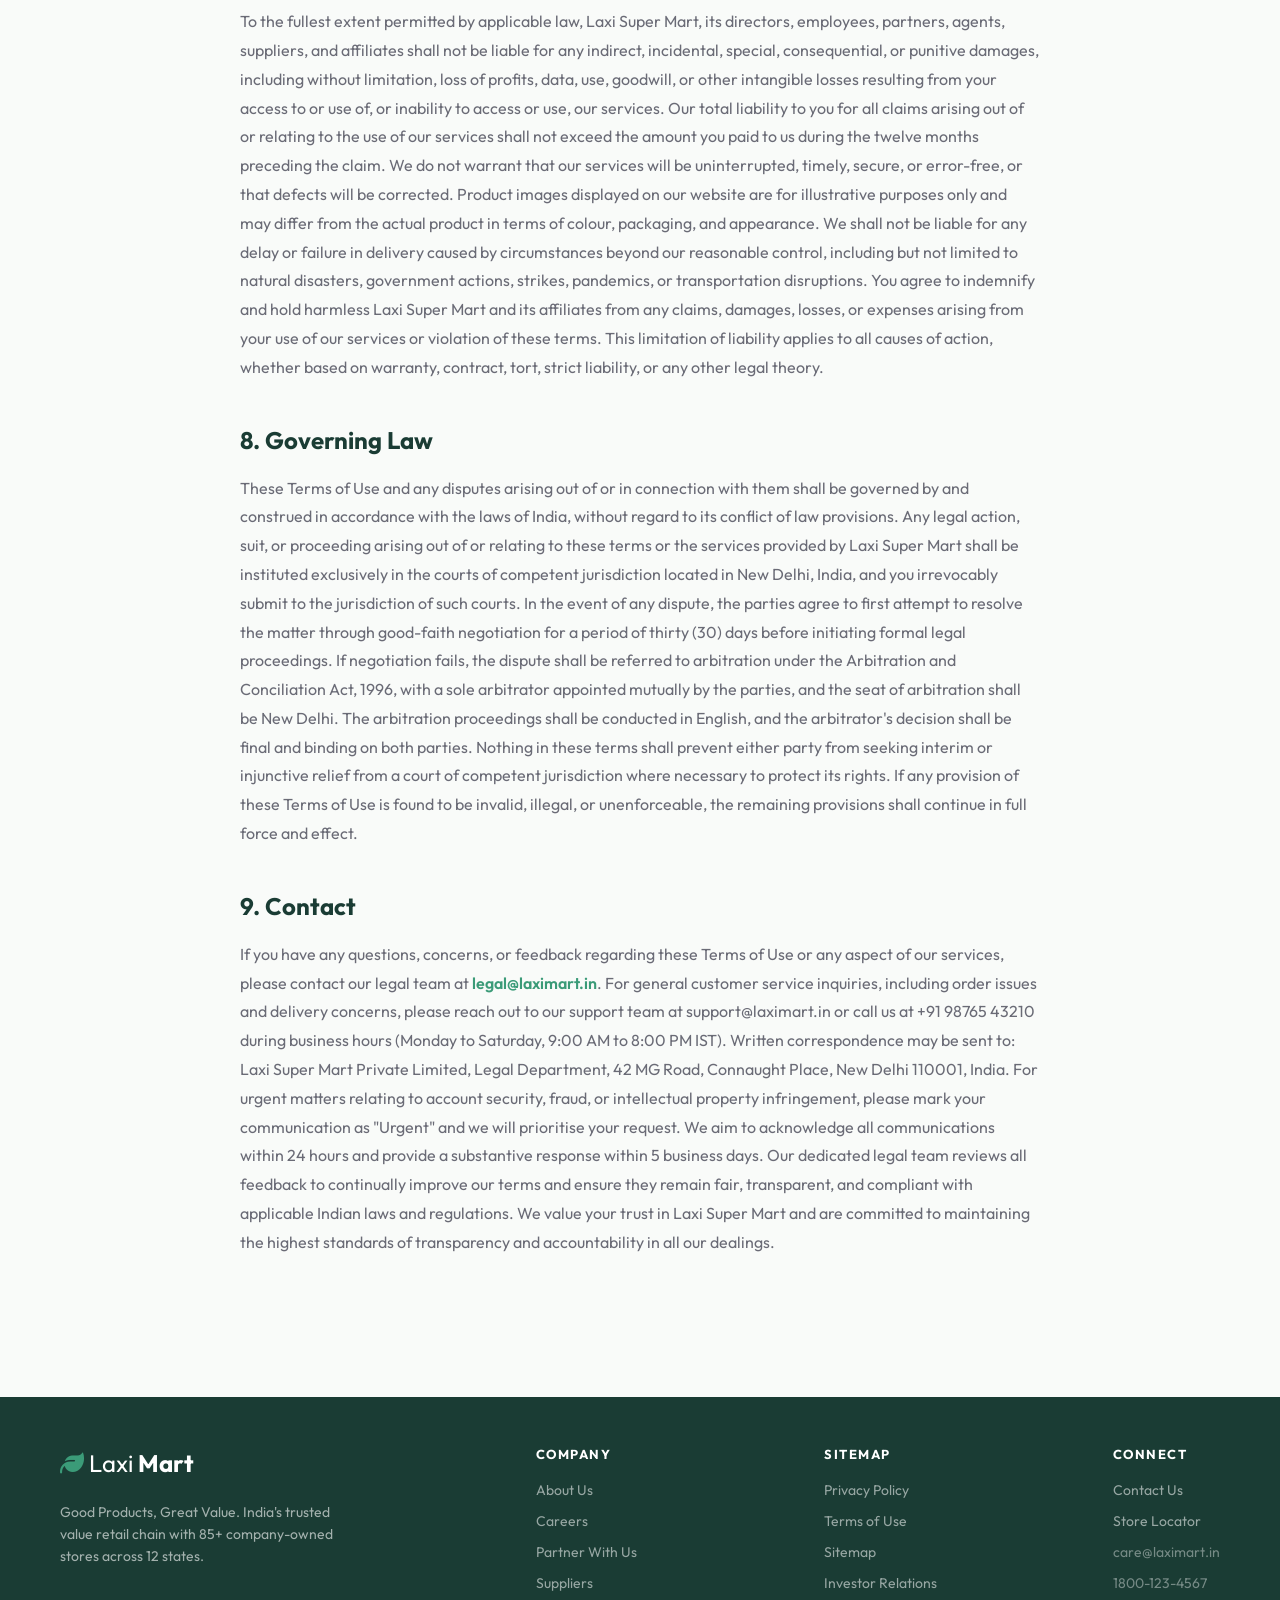
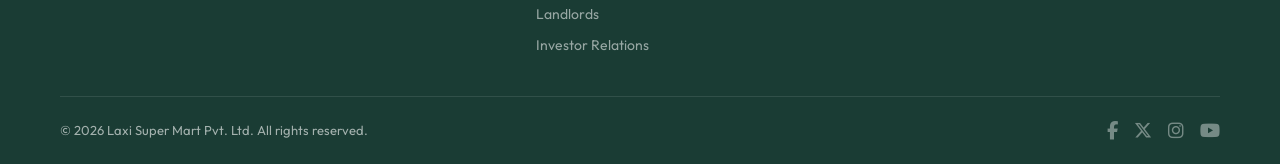
<file: terms.html>
<!DOCTYPE html>
<html lang="en">
<head>
    <meta charset="UTF-8">
    <meta name="viewport" content="width=device-width, initial-scale=1.0">
    <title>Terms of Use - Laxi Super Mart</title>
    <link rel="stylesheet" href="style.css">
    <link rel="stylesheet" href="pages.css">
    <link rel="preconnect" href="https://fonts.googleapis.com">
    <link rel="preconnect" href="https://fonts.gstatic.com" crossorigin>
    <link href="https://fonts.googleapis.com/css2?family=Outfit:wght@400;500;600;700;800;900&display=swap" rel="stylesheet">
    <link rel="stylesheet" href="https://cdnjs.cloudflare.com/ajax/libs/font-awesome/6.4.0/css/all.min.css">
</head>
<body>
    <!-- Mobile Drawer -->
    <div class="drawer-overlay" id="drawer-overlay"></div>
    <div class="mobile-drawer" id="mobile-drawer">
        <div style="display: flex; justify-content: space-between; align-items: center; margin-bottom: 20px;">
            <a href="index.html" class="nav-logo" style="font-size: 20px;"><i class="fas fa-leaf"></i> <span>Laxi <strong>Mart</strong></span></a>
            <button id="close-drawer" style="background: none; font-size: 24px; color: rgba(255,255,255,0.6);"><i class="fas fa-times"></i></button>
        </div>
        <nav style="display: flex; flex-direction: column; gap: 4px;">
            <a href="index.html" class="drawer-link">Home</a>
            <a href="about.html" class="drawer-link">About Us</a>
            <a href="suppliers.html" class="drawer-link">Suppliers</a>
            <a href="landlords.html" class="drawer-link">Landlords</a>
            <a href="careers.html" class="drawer-link">Careers</a>
            <a href="partner.html" class="drawer-link">Partner With Us</a>
            <a href="investors.html" class="drawer-link">Investor Relations</a>
            <a href="stores.html" class="drawer-link">Store Locator</a>
            <a href="contact.html" class="drawer-link">Contact Us</a>
        </nav>
        <div style="margin-top: auto; padding-top: 20px; border-top: 1px solid rgba(255,255,255,0.1);">
            <p style="font-size: 13px; color: rgba(255,255,255,0.5); margin-bottom: 8px;">Contact Us</p>
            <p style="font-weight: 700; color: var(--primary-green);">+91 98765 43210</p>
        </div>
    </div>

    <!-- Top Announcement Bar -->
    <div class="announcement-bar">Good Products, Great Value — Everyday Low Prices at 85+ Stores Across India</div>

    <!-- Header & Navigation -->
    <header class="header-nav">
        <div class="nav-inner">
            <!-- Mobile Menu Button -->
            <button class="mobile-menu-btn" id="open-drawer"><i class="fas fa-bars"></i></button>

            <!-- Logo -->
            <a href="index.html" class="nav-logo">
                <i class="fas fa-leaf"></i>
                <span>Laxi <strong>Mart</strong></span>
            </a>

            <!-- Center Nav Links -->
            <nav class="nav-links">
                <a href="index.html" class="nav-link">Home</a>
                <a href="about.html" class="nav-link">About Us</a>
                <a href="suppliers.html" class="nav-link">Suppliers</a>
                <a href="landlords.html" class="nav-link">Landlords</a>
                <a href="stores.html" class="nav-link">Stores</a>
                <a href="contact.html" class="nav-link">Contact</a>
            </nav>

            <!-- Right Section: Search, Actions, CTA -->
            <div class="nav-right">
                <button class="nav-search-toggle" aria-label="Search"><i class="fas fa-search"></i></button>
                <a href="#" class="nav-icon" title="Favorites"><i class="far fa-heart"></i></a>
                <a href="#" class="nav-icon nav-cart" title="Cart">
                    <i class="fas fa-shopping-bag"></i>
                    <span class="cart-badge">0</span>
                </a>
            </div>
        </div>

        <!-- Expandable Search Bar -->
        <div class="nav-search-bar" id="nav-search-bar">
            <div class="nav-search-inner">
                <i class="fas fa-search"></i>
                <input type="text" placeholder="Search for products, categories, brands...">
                <button class="nav-search-close" aria-label="Close search"><i class="fas fa-times"></i></button>
            </div>
        </div>
    </header>

    <!-- Page Banner -->
    <section class="page-banner">
        <div class="page-banner-inner">
            <div class="breadcrumb">
                <a href="index.html">Home</a>
                <span class="sep">/</span>
                <span class="current">Terms of Use</span>
            </div>
            <h1>Terms of Use</h1>
            <p>Please read these terms carefully before using our website and services.</p>
        </div>
    </section>

    <main>
        <div class="page-section">
            <div class="legal-content">
                <p class="last-updated">Last updated: March 1, 2026</p>

                <h2>1. Acceptance of Terms</h2>
                <p>By accessing, browsing, or using the Laxi Super Mart website, mobile application, or any of our services, you acknowledge that you have read, understood, and agree to be bound by these Terms of Use. These terms constitute a legally binding agreement between you and Laxi Super Mart Private Limited, a company incorporated under the laws of India with its registered office in New Delhi. If you do not agree to all of these terms, you must not use our services and should exit the platform immediately. These terms apply to all visitors, registered users, and anyone who accesses our services in any manner. We reserve the right to modify these Terms of Use at any time, and your continued use of the platform following any changes constitutes acceptance of the revised terms. You are responsible for regularly reviewing these terms to ensure you are aware of any modifications. By placing an order through our platform, you represent that you are at least 18 years of age and legally capable of entering into binding contracts under Indian law.</p>

                <h2>2. Use of Website</h2>
                <p>You agree to use our website and services only for lawful purposes and in a manner that does not infringe the rights of, restrict, or inhibit anyone else's use and enjoyment of the platform. You shall not use the website to transmit any material that is defamatory, offensive, obscene, or otherwise objectionable, or that constitutes or encourages conduct that would be considered a criminal offence or give rise to civil liability. You must not attempt to gain unauthorised access to our systems, servers, or databases, or engage in any activity that could damage, disable, overburden, or impair the functionality of our platform. Automated scraping, data mining, or any form of automated data collection from our website without prior written consent is strictly prohibited. You agree not to use any robots, spiders, crawlers, or other automated tools to access our services for any purpose. We reserve the right to restrict or terminate your access to the website if we determine that your use violates these terms or is harmful to our business, other users, or third parties. All content on our website, including text, graphics, logos, images, product descriptions, and pricing, is provided for informational purposes and may be subject to change without notice.</p>

                <h2>3. Account Registration</h2>
                <p>To access certain features of our platform, including placing orders and tracking deliveries, you must create a user account by providing accurate, current, and complete registration information. You are responsible for maintaining the confidentiality of your account credentials, including your password, and for all activities that occur under your account. You must immediately notify us of any unauthorised use of your account or any other security breach by contacting our customer support team. We reserve the right to suspend or terminate your account at any time if we suspect fraudulent activity, misrepresentation, or violation of these terms. Each user is permitted to maintain only one active account, and creating multiple accounts to exploit promotional offers or circumvent restrictions is strictly prohibited. You agree not to share your account credentials with any third party, and you acknowledge that you are solely responsible for any consequences resulting from such sharing. We may require identity verification at the time of registration or at any subsequent point, and failure to provide requested verification documents may result in account suspension or restriction of services.</p>

                <h2>4. Orders and Payments</h2>
                <p>When you place an order through our platform, it constitutes an offer to purchase the selected products at the listed price, subject to availability and our acceptance. We reserve the right to refuse or cancel any order for reasons including but not limited to product unavailability, pricing errors, suspected fraud, or issues identified during payment verification. All prices displayed on our website are in Indian Rupees (INR) and include applicable taxes unless otherwise stated. Payment can be made through accepted methods including credit cards, debit cards, UPI, net banking, digital wallets, and cash on delivery where available, with all online transactions processed through secure, PCI-DSS compliant payment gateways. Once an order is confirmed and payment is processed, you will receive an order confirmation via email and SMS with your order number and estimated delivery details. Promotional codes, discount coupons, and special offers are subject to specific terms and conditions, have limited validity periods, and cannot be combined unless explicitly permitted. In the event of a pricing error discovered after order placement, we will notify you and offer you the option to proceed at the correct price or cancel the order for a full refund.</p>

                <h2>5. Delivery and Returns</h2>
                <p>We strive to deliver your orders within the estimated delivery timeframe displayed at the time of checkout, though delivery times may vary depending on your location, product availability, and external factors such as weather conditions or public holidays. Free delivery is available for orders exceeding the minimum order value as specified on our website, while a delivery fee will be applied to orders below this threshold. You must ensure that someone is available at the delivery address to receive the order during the specified delivery window, and failure to accept delivery may result in additional charges for redelivery. Our return policy allows you to return most products within 7 days of delivery if they are defective, damaged, expired, or materially different from what was ordered, provided the items are in their original packaging and accompanied by proof of purchase. Perishable goods including fresh fruits, vegetables, dairy products, meat, and seafood must be inspected at the time of delivery and reported within 24 hours if found unsatisfactory. Refunds for approved returns will be processed within 5-7 business days and credited to your original payment method or as store credit at your discretion. We reserve the right to modify our delivery areas, delivery charges, and return policies at any time, and such changes will be effective immediately upon posting on our website.</p>

                <h2>6. Intellectual Property</h2>
                <p>All content on the Laxi Super Mart website, including but not limited to text, graphics, logos, brand names, images, audio clips, video clips, data compilations, software, and the overall design and layout, is the property of Laxi Super Mart Private Limited or its content suppliers and is protected by Indian and international copyright, trademark, and intellectual property laws. The Laxi Super Mart name, logo, the leaf emblem, and all related names, logos, product and service names, designs, and slogans are trademarks of Laxi Super Mart Private Limited, and you must not use such marks without our prior written permission. You are granted a limited, non-exclusive, non-transferable, and revocable licence to access and use the website for personal, non-commercial purposes only. Any reproduction, distribution, modification, republication, display, or transmission of any content on this website without prior written authorisation from Laxi Super Mart is strictly prohibited. User-generated content such as product reviews, ratings, and photographs submitted to our platform grants us a perpetual, irrevocable, worldwide, royalty-free licence to use, reproduce, modify, and display such content. You represent and warrant that any content you submit does not infringe upon the intellectual property rights, privacy rights, or any other rights of any third party. Violations of our intellectual property rights may result in legal action, including claims for damages and injunctive relief under applicable Indian laws.</p>

                <h2>7. Limitation of Liability</h2>
                <p>To the fullest extent permitted by applicable law, Laxi Super Mart, its directors, employees, partners, agents, suppliers, and affiliates shall not be liable for any indirect, incidental, special, consequential, or punitive damages, including without limitation, loss of profits, data, use, goodwill, or other intangible losses resulting from your access to or use of, or inability to access or use, our services. Our total liability to you for all claims arising out of or relating to the use of our services shall not exceed the amount you paid to us during the twelve months preceding the claim. We do not warrant that our services will be uninterrupted, timely, secure, or error-free, or that defects will be corrected. Product images displayed on our website are for illustrative purposes only and may differ from the actual product in terms of colour, packaging, and appearance. We shall not be liable for any delay or failure in delivery caused by circumstances beyond our reasonable control, including but not limited to natural disasters, government actions, strikes, pandemics, or transportation disruptions. You agree to indemnify and hold harmless Laxi Super Mart and its affiliates from any claims, damages, losses, or expenses arising from your use of our services or violation of these terms. This limitation of liability applies to all causes of action, whether based on warranty, contract, tort, strict liability, or any other legal theory.</p>

                <h2>8. Governing Law</h2>
                <p>These Terms of Use and any disputes arising out of or in connection with them shall be governed by and construed in accordance with the laws of India, without regard to its conflict of law provisions. Any legal action, suit, or proceeding arising out of or relating to these terms or the services provided by Laxi Super Mart shall be instituted exclusively in the courts of competent jurisdiction located in New Delhi, India, and you irrevocably submit to the jurisdiction of such courts. In the event of any dispute, the parties agree to first attempt to resolve the matter through good-faith negotiation for a period of thirty (30) days before initiating formal legal proceedings. If negotiation fails, the dispute shall be referred to arbitration under the Arbitration and Conciliation Act, 1996, with a sole arbitrator appointed mutually by the parties, and the seat of arbitration shall be New Delhi. The arbitration proceedings shall be conducted in English, and the arbitrator's decision shall be final and binding on both parties. Nothing in these terms shall prevent either party from seeking interim or injunctive relief from a court of competent jurisdiction where necessary to protect its rights. If any provision of these Terms of Use is found to be invalid, illegal, or unenforceable, the remaining provisions shall continue in full force and effect.</p>

                <h2>9. Contact</h2>
                <p>If you have any questions, concerns, or feedback regarding these Terms of Use or any aspect of our services, please contact our legal team at <a href="mailto:legal@laximart.in" style="color: #3b9b78; font-weight: 600;">legal@laximart.in</a>. For general customer service inquiries, including order issues and delivery concerns, please reach out to our support team at support@laximart.in or call us at +91 98765 43210 during business hours (Monday to Saturday, 9:00 AM to 8:00 PM IST). Written correspondence may be sent to: Laxi Super Mart Private Limited, Legal Department, 42 MG Road, Connaught Place, New Delhi 110001, India. For urgent matters relating to account security, fraud, or intellectual property infringement, please mark your communication as "Urgent" and we will prioritise your request. We aim to acknowledge all communications within 24 hours and provide a substantive response within 5 business days. Our dedicated legal team reviews all feedback to continually improve our terms and ensure they remain fair, transparent, and compliant with applicable Indian laws and regulations. We value your trust in Laxi Super Mart and are committed to maintaining the highest standards of transparency and accountability in all our dealings.</p>
            </div>
        </div>
    </main>

    <!-- Footer -->
        <footer style="background: #1a3c34; padding-top: 48px; color: rgba(255,255,255,0.6); margin-top: 64px;">
        <div style="max-width: 1200px; margin: 0 auto; padding: 0 20px;">
            <div style="display: flex; justify-content: space-between; flex-wrap: wrap; gap: 40px; padding-bottom: 40px; border-bottom: 1px solid rgba(255,255,255,0.1);">
                <div style="max-width: 300px;">
                    <div style="margin-bottom: 20px; font-size: 24px; font-weight: 400; color: #fff;"><i class="fas fa-leaf" style="color: #3b9b78;"></i> Laxi <strong>Mart</strong></div>
                    <p style="font-size: 14px; line-height: 1.6;">Good Products, Great Value. India's trusted value retail chain with 85+ company-owned stores across 12 states.</p>
                </div>
                <div>
                    <h4 style="color: #fff; font-size: 13px; font-weight: 700; margin-bottom: 16px; text-transform: uppercase; letter-spacing: 1.5px;">Company</h4>
                    <ul style="list-style: none; padding: 0; display: flex; flex-direction: column; gap: 10px; font-size: 14px;">
                        <li><a href="about.html" style="color: rgba(255,255,255,0.55); text-decoration: none;">About Us</a></li>
                        <li><a href="careers.html" style="color: rgba(255,255,255,0.55); text-decoration: none;">Careers</a></li>
                        <li><a href="partner.html" style="color: rgba(255,255,255,0.55); text-decoration: none;">Partner With Us</a></li>
                        <li><a href="suppliers.html" style="color: rgba(255,255,255,0.55); text-decoration: none;">Suppliers</a></li>
                        <li><a href="landlords.html" style="color: rgba(255,255,255,0.55); text-decoration: none;">Landlords</a></li>
                        <li><a href="investors.html" style="color: rgba(255,255,255,0.55); text-decoration: none;">Investor Relations</a></li>
                    </ul>
                </div>
                <div>
                    <h4 style="color: #fff; font-size: 13px; font-weight: 700; margin-bottom: 16px; text-transform: uppercase; letter-spacing: 1.5px;">Sitemap</h4>
                    <ul style="list-style: none; padding: 0; display: flex; flex-direction: column; gap: 10px; font-size: 14px;">
                        <li><a href="privacy.html" style="color: rgba(255,255,255,0.55); text-decoration: none;">Privacy Policy</a></li>
                        <li><a href="terms.html" style="color: rgba(255,255,255,0.55); text-decoration: none;">Terms of Use</a></li>
                        <li><a href="sitemap.html" style="color: rgba(255,255,255,0.55); text-decoration: none;">Sitemap</a></li>
                        <li><a href="investors.html" style="color: rgba(255,255,255,0.55); text-decoration: none;">Investor Relations</a></li>
                    </ul>
                </div>
                <div>
                    <h4 style="color: #fff; font-size: 13px; font-weight: 700; margin-bottom: 16px; text-transform: uppercase; letter-spacing: 1.5px;">Connect</h4>
                    <ul style="list-style: none; padding: 0; display: flex; flex-direction: column; gap: 10px; font-size: 14px;">
                        <li><a href="contact.html" style="color: rgba(255,255,255,0.55); text-decoration: none;">Contact Us</a></li>
                        <li><a href="stores.html" style="color: rgba(255,255,255,0.55); text-decoration: none;">Store Locator</a></li>
                        <li style="color: rgba(255,255,255,0.4);">care@laximart.in</li>
                        <li style="color: rgba(255,255,255,0.4);">1800-123-4567</li>
                    </ul>
                </div>
            </div>
        </div>
        <div style="max-width: 1200px; margin: 0 auto; padding: 20px; display: flex; justify-content: space-between; align-items: center; flex-wrap: wrap; gap: 12px; font-size: 13px;">
            <span>&copy; 2026 Laxi Super Mart Pvt. Ltd. All rights reserved.</span>
            <div style="display: flex; gap: 16px;">
                <a href="#" style="color: rgba(255,255,255,0.4); font-size: 18px;"><i class="fab fa-facebook-f"></i></a>
                <a href="#" style="color: rgba(255,255,255,0.4); font-size: 18px;"><i class="fab fa-x-twitter"></i></a>
                <a href="#" style="color: rgba(255,255,255,0.4); font-size: 18px;"><i class="fab fa-instagram"></i></a>
                <a href="#" style="color: rgba(255,255,255,0.4); font-size: 18px;"><i class="fab fa-youtube"></i></a>
            </div>
        </div>
    </footer>

    <script src="script.js"></script>
</body>
</html>
</file>
<file: style.css>
:root {
    --primary-green: #3b9b78;
    --primary-green-hover: #4ea585;
    --primary-red: #7A1616;
    --accent-orange: #3b9b78;
    --accent-yellow: #dff7d7;
    --background-light: #f9fbf9;
    --background-gray: #f0f5f2;
    --text-dark: #222222;
    --text-muted: #6a6b76;
    --border-light: #d4ddd8;
    --badge-red: #D32F2F;
    --badge-green: #3b9b78;

    --container-max-width: 1200px;
    --section-padding-y: 64px;
    --element-gap: 24px;
    --grid-gap: 20px;

    --radius-sm: 8px;
    --radius-md: 12px;
    --radius-lg: 24px;
    --radius-pill: 30px;

    --font-main: 'Outfit', sans-serif;
}

* {
    margin: 0;
    padding: 0;
    box-sizing: border-box;
}

html, body {
    overflow-x: hidden;
    width: 100%;
}

body {
    font-family: var(--font-main);
    color: var(--text-dark);
    line-height: 1.5;
    background-color: var(--background-light);
}

.container {
    max-width: var(--container-max-width);
    margin: 0 auto;
    padding: 0 20px;
}

img {
    max-width: 100%;
    height: auto;
    display: block;
}

a {
    text-decoration: none;
    color: inherit;
}

ul {
    list-style: none;
}

button {
    cursor: pointer;
    border: none;
    outline: none;
    font-family: inherit;
}

/* Announcement Bar */
.announcement-bar {
    background-color: var(--primary-green);
    color: #ffffff;
    height: 40px;
    display: flex;
    align-items: center;
    justify-content: center;
    font-size: 13px;
    font-weight: 500;
    letter-spacing: 0.3px;
}

/* ========================================
   NAVBAR — Inspired by reference component
   Full-width dark bar, logo left, links center, CTA right
   ======================================== */
.header-nav {
    background-color: #1a3c34;
    position: sticky;
    top: 0;
    z-index: 1000;
    box-shadow: 0 2px 20px rgba(0, 0, 0, 0.15);
}

.nav-inner {
    max-width: 1400px;
    margin: 0 auto;
    display: flex;
    align-items: center;
    padding: 0 48px;
    height: 72px;
    gap: 40px;
}

/* Logo */
.nav-logo {
    display: flex;
    align-items: center;
    gap: 10px;
    color: #ffffff;
    font-size: 24px;
    font-weight: 400;
    letter-spacing: -0.3px;
    text-decoration: none;
    flex-shrink: 0;
    transition: opacity 0.2s;
}

.nav-logo:hover {
    opacity: 0.85;
}

.nav-logo i {
    font-size: 22px;
    color: var(--primary-green);
    background: rgba(59, 155, 120, 0.2);
    width: 40px;
    height: 40px;
    display: flex;
    align-items: center;
    justify-content: center;
    border-radius: 12px;
}

.nav-logo strong {
    font-weight: 700;
}

/* Center Nav Links */
.nav-links {
    display: flex;
    align-items: center;
    gap: 8px;
    margin: 0 auto;
}

.nav-link {
    color: rgba(255, 255, 255, 0.7);
    font-size: 15px;
    font-weight: 500;
    padding: 8px 18px;
    border-radius: var(--radius-pill);
    transition: all 0.25s;
    white-space: nowrap;
}

.nav-link:hover {
    color: #ffffff;
    background: rgba(255, 255, 255, 0.08);
}

.nav-link.active {
    color: #ffffff;
    background: var(--primary-green);
    font-weight: 600;
}

/* Right Section */
.nav-right {
    display: flex;
    align-items: center;
    gap: 12px;
    flex-shrink: 0;
}

.nav-search-toggle {
    background: none;
    color: rgba(255, 255, 255, 0.7);
    font-size: 18px;
    width: 40px;
    height: 40px;
    display: flex;
    align-items: center;
    justify-content: center;
    border-radius: 50%;
    transition: all 0.2s;
}

.nav-search-toggle:hover {
    color: #ffffff;
    background: rgba(255, 255, 255, 0.1);
}

.nav-icon {
    color: rgba(255, 255, 255, 0.7);
    font-size: 18px;
    width: 40px;
    height: 40px;
    display: flex;
    align-items: center;
    justify-content: center;
    border-radius: 50%;
    transition: all 0.2s;
    position: relative;
}

.nav-icon:hover {
    color: #ffffff;
    background: rgba(255, 255, 255, 0.1);
}

.cart-badge {
    position: absolute;
    top: 2px;
    right: 2px;
    background: var(--primary-green);
    color: #ffffff;
    border-radius: 50%;
    width: 18px;
    height: 18px;
    font-size: 10px;
    font-weight: 700;
    display: flex;
    align-items: center;
    justify-content: center;
    border: 2px solid #1a3c34;
}

/* CTA Button */
.nav-cta {
    display: inline-flex;
    align-items: center;
    gap: 8px;
    padding: 10px 28px;
    border: 2px solid var(--primary-green);
    border-radius: var(--radius-pill);
    color: #ffffff;
    background: var(--primary-green);
    font-size: 14px;
    font-weight: 600;
    transition: all 0.3s;
    white-space: nowrap;
}

.nav-cta:hover {
    background: transparent;
    color: var(--primary-green);
    border-color: var(--primary-green);
}

.nav-cta i {
    font-size: 12px;
    transition: transform 0.2s;
}

.nav-cta:hover i {
    transform: translateX(4px);
}

/* Expandable Search Bar */
.nav-search-bar {
    max-height: 0;
    overflow: hidden;
    background: #15332c;
    transition: max-height 0.3s ease;
}

.nav-search-bar.active {
    max-height: 80px;
}

.nav-search-inner {
    max-width: 1400px;
    margin: 0 auto;
    padding: 12px 48px;
    display: flex;
    align-items: center;
    gap: 12px;
}

.nav-search-inner i {
    color: rgba(255, 255, 255, 0.5);
    font-size: 16px;
}

.nav-search-inner input {
    flex: 1;
    background: rgba(255, 255, 255, 0.08);
    border: 1px solid rgba(255, 255, 255, 0.12);
    border-radius: var(--radius-pill);
    padding: 12px 20px;
    color: #ffffff;
    font-size: 14px;
    font-family: var(--font-main);
    outline: none;
    transition: all 0.3s;
}

.nav-search-inner input::placeholder {
    color: rgba(255, 255, 255, 0.4);
}

.nav-search-inner input:focus {
    background: rgba(255, 255, 255, 0.12);
    border-color: var(--primary-green);
}

.nav-search-close {
    background: none;
    color: rgba(255, 255, 255, 0.5);
    font-size: 18px;
    width: 36px;
    height: 36px;
    display: flex;
    align-items: center;
    justify-content: center;
    border-radius: 50%;
    transition: all 0.2s;
    cursor: pointer;
}

.nav-search-close:hover {
    color: #ffffff;
    background: rgba(255, 255, 255, 0.1);
}

/* ========================================
   HERO — Fullscreen video with gradient overlay
   Inspired by reference: bottom-left content, large headline, pill CTA
   ======================================== */
.hero-fullscreen {
    position: relative;
    width: 100%;
    height: 100vh;
    min-height: 600px;
    max-height: 900px;
    overflow: hidden;
    background-color: #0d1f1a;
}

.hero-video-bg {
    position: absolute;
    top: 0;
    left: 0;
    width: 100%;
    height: 100%;
    object-fit: cover;
    z-index: 1;
}

.hero-gradient {
    position: absolute;
    top: 0;
    left: 0;
    width: 100%;
    height: 100%;
    z-index: 2;
    background-image:
        linear-gradient(45deg, rgba(26, 60, 52, 0.85) 3%, rgba(26, 60, 52, 0) 40%),
        linear-gradient(transparent 10%, rgba(0, 0, 0, 0.85) 70%);
}

.hero-body {
    position: absolute;
    bottom: 0;
    left: 0;
    width: 100%;
    z-index: 3;
    padding: 0 80px 60px;
    max-width: 900px;
    animation: heroFadeIn 1s ease-out;
}

/* Eyebrow badge */
.hero-eyebrow {
    display: inline-flex;
    align-items: center;
    gap: 8px;
    padding: 8px 20px;
    background: rgba(59, 155, 120, 0.25);
    backdrop-filter: blur(8px);
    color: var(--primary-green);
    border: 1px solid rgba(59, 155, 120, 0.3);
    border-radius: var(--radius-pill);
    font-size: 13px;
    font-weight: 600;
    text-transform: uppercase;
    letter-spacing: 1.5px;
    margin-bottom: 24px;
}

.hero-eyebrow i {
    color: #dff7d7;
}

/* Headline */
.hero-headline {
    font-size: 72px;
    font-weight: 300;
    line-height: 1.05;
    letter-spacing: -1px;
    color: #ffffff;
    margin-bottom: 24px;
}

/* Copy */
.hero-copy {
    font-size: 18px;
    line-height: 1.6;
    color: rgba(255, 255, 255, 0.75);
    margin-bottom: 40px;
    max-width: 560px;
}

/* CTA Buttons */
.hero-ctas {
    display: flex;
    align-items: center;
    gap: 16px;
    margin-bottom: 48px;
}

.hero-btn-primary {
    display: inline-flex;
    align-items: center;
    gap: 10px;
    padding: 16px 36px;
    background: #ffffff;
    color: #1a3c34;
    border: 2px solid #ffffff;
    border-radius: 100px;
    font-size: 16px;
    font-weight: 600;
    font-family: var(--font-main);
    cursor: pointer;
    transition: all 0.25s ease;
}

.hero-btn-primary:hover {
    background: var(--primary-green);
    color: #ffffff;
    border-color: var(--primary-green);
}

.hero-btn-arrow {
    transition: transform 0.2s;
    font-size: 18px;
}

.hero-btn-primary:hover .hero-btn-arrow {
    transform: translateX(4px);
}

.hero-btn-ghost {
    display: inline-flex;
    align-items: center;
    padding: 16px 36px;
    background: transparent;
    color: #ffffff;
    border: 1px solid rgba(255, 255, 255, 0.35);
    border-radius: 100px;
    font-size: 16px;
    font-weight: 500;
    font-family: var(--font-main);
    cursor: pointer;
    transition: all 0.25s ease;
}

.hero-btn-ghost:hover {
    border-color: rgba(255, 255, 255, 0.7);
    background: rgba(255, 255, 255, 0.08);
}

/* Scroll hint */
.hero-scroll-hint {
    font-size: 13px;
    color: rgba(255, 255, 255, 0.5);
    text-align: center;
    letter-spacing: 2px;
    word-spacing: 3px;
    animation: scrollBounce 2s ease-in-out infinite;
    position: absolute;
    bottom: 24px;
    left: 50%;
    transform: translateX(-50%);
    width: auto;
    white-space: nowrap;
}

.hero-scroll-hint span {
    display: inline-block;
    margin-left: 4px;
}

@keyframes heroFadeIn {
    from { opacity: 0; transform: translateY(40px); }
    to { opacity: 1; transform: translateY(0); }
}

@keyframes scrollBounce {
    0%, 100% { opacity: 0.5; transform: translateX(-50%) translateY(0); }
    50% { opacity: 1; transform: translateX(-50%) translateY(6px); }
}

.btn-primary {
    background-color: var(--primary-green);
    color: white;
    padding: 14px 32px;
    border-radius: var(--radius-pill);
    font-weight: 500;
    font-size: 16px;
    border: 2px solid var(--primary-green);
    transition: all 0.3s;
    display: inline-block;
    text-transform: capitalize;
}

.btn-primary:hover {
    background-color: white;
    color: var(--primary-green);
    border-color: var(--primary-green);
}

/* ========================================
   WHAT'S NEW — Section heading + card grid
   Reference: 56px, weight 300, tight letter-spacing
   ======================================== */
.whats-new-section {
    padding: 80px 0 64px;
}

.whats-new-heading {
    font-size: 56px;
    font-weight: 300;
    line-height: 1.1;
    letter-spacing: -0.56px;
    color: #1a3c34;
    margin-bottom: 48px;
}

.whats-new-grid {
    display: grid;
    grid-template-columns: repeat(3, 1fr);
    gap: 24px;
}

.whats-new-card {
    display: flex;
    flex-direction: column;
    border-radius: 20px;
    overflow: hidden;
    background: #ffffff;
    border: 1px solid var(--border-light);
    text-decoration: none;
    color: inherit;
    transition: transform 0.3s, box-shadow 0.3s;
}

.whats-new-card:hover {
    transform: translateY(-6px);
    box-shadow: 0 16px 40px rgba(26, 60, 52, 0.1);
}

.whats-new-img {
    width: 100%;
    height: 220px;
    overflow: hidden;
}

.whats-new-img img {
    width: 100%;
    height: 100%;
    object-fit: cover;
    transition: transform 0.4s ease;
}

.whats-new-card:hover .whats-new-img img {
    transform: scale(1.06);
}

.whats-new-info {
    padding: 24px;
    display: flex;
    flex-direction: column;
    gap: 8px;
    flex: 1;
}

.whats-new-tag {
    display: inline-block;
    width: fit-content;
    padding: 4px 12px;
    background: #dff7d7;
    color: #1a3c34;
    border-radius: var(--radius-pill);
    font-size: 12px;
    font-weight: 600;
    text-transform: uppercase;
    letter-spacing: 0.8px;
}

.whats-new-info h3 {
    font-size: 20px;
    font-weight: 700;
    color: var(--text-dark);
    margin-top: 4px;
}

.whats-new-info p {
    font-size: 15px;
    line-height: 1.5;
    color: var(--text-muted);
    flex: 1;
}

.whats-new-link {
    display: inline-flex;
    align-items: center;
    gap: 6px;
    color: var(--primary-green);
    font-size: 14px;
    font-weight: 600;
    margin-top: 8px;
    transition: gap 0.2s;
}

.whats-new-card:hover .whats-new-link {
    gap: 10px;
}

.whats-new-link i {
    font-size: 12px;
    transition: transform 0.2s;
}

.whats-new-card:hover .whats-new-link i {
    transform: translateX(3px);
}

/* ========================================
   SPLIT STATS — Headline left, stat card right
   Reference: 48px weight-300 headline, 32px radius stat card
   ======================================== */
.split-stats {
    display: flex;
    align-items: flex-start;
    justify-content: space-between;
    gap: 60px;
    padding: 80px 0 96px;
    position: relative;
}

.split-stats-text {
    max-width: 480px;
    padding-top: 80px;
}

.split-stats-headline {
    font-size: 48px;
    font-weight: 300;
    line-height: 1.1;
    letter-spacing: -0.48px;
    color: #1a3c34;
    margin-bottom: 20px;
}

.split-stats-copy {
    font-size: 16px;
    line-height: 1.5;
    color: var(--text-muted);
}

.split-stats-card {
    flex-shrink: 0;
    width: 420px;
}

.split-stats-card-inner {
    background: linear-gradient(145deg, #dff7d7 0%, #e8fae3 50%, #f0fdf0 100%);
    border-radius: 32px;
    padding: 56px 48px;
    min-height: 400px;
    display: flex;
    flex-direction: column;
    justify-content: center;
}

.split-stats-number {
    font-size: 80px;
    font-weight: 300;
    line-height: 1;
    letter-spacing: -2px;
    color: #1a3c34;
    margin-bottom: 24px;
    display: block;
}

.split-stats-desc {
    font-size: 15px;
    line-height: 1.6;
    color: var(--text-muted);
}

.split-stats-desc strong {
    color: #1a3c34;
    font-weight: 600;
}

/* ========================================
   GROW SECTION — Large heading (ref: 56px, weight 300)
   ======================================== */
.grow-section {
    padding: 64px 0 48px;
}

.grow-heading {
    font-size: 56px;
    font-weight: 300;
    line-height: 1.1;
    letter-spacing: -0.56px;
    color: #1a3c34;
    max-width: 900px;
}

/* ========================================
   FEATURE SPLITS — Image/video + text side by side
   Reference: row-reverse layout, 40px headline, 16px copy
   ======================================== */
.feature-splits {
    display: flex;
    flex-direction: column;
    gap: 32px;
    padding-bottom: 80px;
}

.feature-split-row {
    display: flex;
    align-items: stretch;
    gap: 0;
    background: #ffffff;
    border-radius: 24px;
    overflow: hidden;
    border: 1px solid var(--border-light);
    min-height: 420px;
}

.feature-split-row.reversed {
    flex-direction: row-reverse;
}

.feature-split-media {
    flex: 1;
    min-width: 0;
    position: relative;
    overflow: hidden;
    background: #e8f5e9;
}

.feature-split-media img,
.feature-split-video {
    width: 100%;
    height: 100%;
    object-fit: cover;
    display: block;
}

.feature-split-content {
    flex: 0 0 420px;
    padding: 56px 48px;
    display: flex;
    flex-direction: column;
    justify-content: center;
}

.feature-split-title {
    font-size: 36px;
    font-weight: 300;
    line-height: 1.1;
    letter-spacing: -0.4px;
    color: #1a3c34;
    margin-bottom: 16px;
}

.feature-split-desc {
    font-size: 16px;
    line-height: 1.5;
    color: var(--text-muted);
    margin-bottom: 28px;
}

.feature-split-link {
    display: inline-flex;
    align-items: center;
    gap: 8px;
    color: var(--primary-green);
    font-size: 15px;
    font-weight: 600;
    transition: gap 0.2s;
}

.feature-split-link:hover {
    gap: 12px;
}

.feature-split-link i {
    font-size: 13px;
    transition: transform 0.2s;
}

.feature-split-link:hover i {
    transform: translateX(3px);
}

/* Feature Split — Outlined pill CTA (ref: border 1px solid, radius 100px) */
.feature-split-cta {
    display: inline-block;
    padding: 14px 32px;
    border: 1px solid #1a3c34;
    border-radius: 100px;
    color: #1a3c34;
    font-size: 15px;
    font-weight: 600;
    transition: all 0.25s ease;
    text-align: center;
    width: fit-content;
}

.feature-split-cta:hover {
    background: #1a3c34;
    color: #ffffff;
}

/* Feature Split — Chart Visual (ref: data visualization card) */
.feature-split-media--chart {
    display: flex;
    align-items: center;
    justify-content: center;
    padding: 40px;
    background: linear-gradient(135deg, #f0fdf0 0%, #e0f5e8 100%);
}

.chart-visual {
    background: #ffffff;
    border-radius: 20px;
    padding: 28px 32px;
    width: 100%;
    max-width: 480px;
    box-shadow: 0 8px 32px rgba(26, 60, 52, 0.08);
}

.chart-header {
    display: flex;
    gap: 24px;
    margin-bottom: 28px;
    flex-wrap: wrap;
}

.chart-stat {
    display: flex;
    align-items: center;
    gap: 8px;
    font-size: 13px;
    color: var(--text-muted);
}

.chart-dot {
    width: 10px;
    height: 10px;
    border-radius: 50%;
    flex-shrink: 0;
}

.chart-stat strong {
    color: #1a3c34;
    font-weight: 700;
    font-size: 14px;
}

.chart-label {
    margin-right: 4px;
}

.chart-bars {
    display: flex;
    align-items: flex-end;
    gap: 16px;
    height: 160px;
    padding: 0 8px;
    margin-bottom: 16px;
}

.chart-bar-group {
    flex: 1;
    display: flex;
    align-items: flex-end;
    gap: 4px;
    height: 100%;
}

.chart-bar {
    flex: 1;
    border-radius: 6px 6px 2px 2px;
    min-width: 12px;
    transition: height 0.6s ease;
}

.chart-disclaimer {
    font-size: 11px;
    color: var(--text-muted);
    opacity: 0.6;
    text-align: center;
}

/* ========================================
   TESTIMONIAL CARD — Dark rounded card, quote + video
   Reference: bg rgb(0,30,96), radius 48px, 48px quote weight 300
   ======================================== */
.testimonial-card {
    display: flex;
    align-items: center;
    background: #1a3c34;
    border-radius: 40px;
    padding: 72px 64px;
    gap: 48px;
    margin-bottom: 80px;
    overflow: hidden;
}

.testimonial-text {
    flex: 0 0 400px;
    display: flex;
    flex-direction: column;
    gap: 16px;
}

.testimonial-quote {
    font-size: 40px;
    font-weight: 300;
    line-height: 1.1;
    letter-spacing: -0.48px;
    color: #ffffff;
}

.testimonial-author {
    font-size: 16px;
    line-height: 1.4;
    color: rgba(255, 255, 255, 0.65);
    margin-bottom: 16px;
}

.testimonial-cta {
    display: inline-block;
    padding: 14px 32px;
    border: 1px solid rgba(255, 255, 255, 0.4);
    border-radius: 100px;
    color: #ffffff;
    font-size: 15px;
    font-weight: 600;
    width: fit-content;
    transition: all 0.25s ease;
}

.testimonial-cta:hover {
    background: rgba(255, 255, 255, 0.1);
    border-color: rgba(255, 255, 255, 0.7);
}

.testimonial-media {
    flex: 1;
    position: relative;
    border-radius: 24px;
    overflow: hidden;
    min-height: 360px;
}

.testimonial-thumb {
    width: 100%;
    height: 100%;
    min-height: 360px;
    object-fit: cover;
    display: block;
}

.testimonial-play {
    position: absolute;
    top: 50%;
    left: 50%;
    transform: translate(-50%, -50%);
    width: 72px;
    height: 72px;
    background: rgba(255, 255, 255, 0.95);
    border: none;
    border-radius: 50%;
    display: flex;
    align-items: center;
    justify-content: center;
    cursor: pointer;
    transition: all 0.3s;
    box-shadow: 0 8px 32px rgba(0, 0, 0, 0.2);
}

.testimonial-play i {
    color: #1a3c34;
    font-size: 22px;
    margin-left: 4px;
}

.testimonial-play:hover {
    transform: translate(-50%, -50%) scale(1.1);
    background: #ffffff;
}

.testimonial-media-caption {
    position: absolute;
    bottom: 20px;
    right: 20px;
    background: rgba(0, 0, 0, 0.6);
    backdrop-filter: blur(12px);
    border-radius: 12px;
    padding: 12px 18px;
    display: flex;
    flex-direction: column;
    gap: 2px;
}

.testimonial-media-name {
    color: #ffffff;
    font-size: 14px;
    font-weight: 600;
}

.testimonial-media-role {
    color: rgba(255, 255, 255, 0.6);
    font-size: 12px;
}

/* ========================================
   INSIGHTS CAROUSEL — Horizontal scroll cards
   Reference: 48px heading, 32px radius cards, bottom content overlay, tag badge, stat
   ======================================== */
.insights-section {
    padding: 0 0 80px;
}

.insights-header {
    display: flex;
    justify-content: space-between;
    align-items: flex-end;
    margin-bottom: 40px;
    gap: 24px;
}

.insights-heading {
    font-size: 48px;
    font-weight: 300;
    line-height: 1.1;
    letter-spacing: -0.48px;
    color: #1a3c34;
    max-width: 700px;
}

.insights-nav {
    display: flex;
    align-items: center;
    gap: 12px;
    flex-shrink: 0;
}

.insights-counter {
    font-size: 14px;
    color: var(--text-muted);
    font-weight: 500;
    margin-right: 4px;
}

.insights-counter-current {
    color: #1a3c34;
    font-weight: 700;
}

.insights-btn {
    width: 48px;
    height: 48px;
    border-radius: 50%;
    border: 1px solid var(--border-light);
    background: #ffffff;
    color: #1a3c34;
    font-size: 16px;
    display: flex;
    align-items: center;
    justify-content: center;
    cursor: pointer;
    transition: all 0.2s;
}

.insights-btn:hover:not(:disabled) {
    background: #1a3c34;
    color: #ffffff;
    border-color: #1a3c34;
}

.insights-btn:disabled {
    opacity: 0.3;
    cursor: default;
}

.insights-track-wrapper {
    overflow-x: auto;
    overflow-y: hidden;
    scroll-snap-type: x mandatory;
    -webkit-overflow-scrolling: touch;
    scrollbar-width: none;
}

.insights-track-wrapper::-webkit-scrollbar {
    display: none;
}

.insights-track {
    display: flex;
    gap: 24px;
}

/* Individual Card */
.insight-card {
    flex: 0 0 420px;
    height: 540px;
    border-radius: 28px;
    scroll-snap-align: start;
    overflow: hidden;
    position: relative;
    display: flex;
    flex-direction: column;
    justify-content: flex-end;
    padding: 28px;
    text-decoration: none;
    color: #ffffff;
    cursor: pointer;
    transition: transform 0.3s;
}

.insight-card:hover {
    transform: translateY(-4px);
}

.insight-card-bg {
    position: absolute;
    top: 0;
    left: 0;
    width: 100%;
    height: 100%;
    object-fit: cover;
    z-index: 1;
    transition: transform 0.4s ease;
}

.insight-card:hover .insight-card-bg {
    transform: scale(1.04);
}

/* Gradient overlay on cards */
.insight-card::before {
    content: '';
    position: absolute;
    top: 0;
    left: 0;
    width: 100%;
    height: 100%;
    z-index: 2;
    background: linear-gradient(transparent 30%, rgba(0, 0, 0, 0.75) 75%);
    pointer-events: none;
}

/* Tag badge top-right */
.insight-card-tag {
    position: absolute;
    top: 24px;
    right: 24px;
    z-index: 3;
    background: #ffffff;
    color: #1a3c34;
    padding: 6px 14px;
    border-radius: 8px;
    font-size: 12px;
    font-weight: 600;
}

/* Bottom content */
.insight-card-bottom {
    position: relative;
    z-index: 3;
    display: flex;
    flex-direction: column;
    gap: 6px;
}

.insight-card-eyebrow {
    font-size: 12px;
    font-weight: 600;
    text-transform: uppercase;
    letter-spacing: 0.8px;
    color: rgba(255, 255, 255, 0.7);
}

.insight-card-title {
    font-size: 22px;
    font-weight: 600;
    line-height: 1.25;
    color: #ffffff;
}

.insight-card-stat {
    display: flex;
    align-items: baseline;
    gap: 12px;
    margin-top: 8px;
}

.insight-card-stat-num {
    font-size: 40px;
    font-weight: 300;
    line-height: 1;
    color: #ffffff;
}

.insight-card-stat-unit {
    font-size: 22px;
    font-weight: 300;
}

.insight-card-stat-label {
    font-size: 12px;
    color: rgba(255, 255, 255, 0.6);
}

/* Category Cards Refined */
.category-section-header {
    display: flex;
    justify-content: space-between;
    align-items: center;
    margin-bottom: 32px;
}

.category-section-header h2 {
    font-size: 24px;
    font-weight: 800;
    color: #3b9b78; /* Primary Green */
}

.all-categories-link {
    color: var(--accent-orange);
    font-weight: 700;
    font-size: 14px;
    display: flex;
    align-items: center;
    gap: 8px;
}

.category-carousel {
    display: flex;
    gap: 20px;
    overflow-x: auto;
    padding-bottom: 20px;
    scrollbar-width: none;
}

.category-carousel::-webkit-scrollbar {
    display: none;
}

.category-card {
    min-width: 180px;
    height: 260px;
    border-radius: 20px;
    display: flex;
    flex-direction: column;
    padding: 20px;
    color: white;
    text-align: center;
    position: relative;
    overflow: hidden;
    transition: transform 0.3s;
    cursor: pointer;
}

.category-card:hover {
    transform: translateY(-10px);
}

.category-card h4 {
    font-size: 18px;
    font-weight: 700;
    margin-bottom: 4px;
}

.category-card span {
    font-size: 12px;
    opacity: 0.9;
    font-weight: 400;
}

.category-card img {
    width: 100%;
    height: 140px;
    object-fit: contain;
    margin-top: auto;
    transition: transform 0.3s;
}

.category-card:hover img {
    transform: scale(1.1);
}

.category-next-btn {
    min-width: 60px;
    height: 260px;
    background: #F8F9FA;
    border-radius: 20px;
    display: flex;
    align-items: center;
    justify-content: center;
    color: #3b9b78;
    font-size: 20px;
}

/* Product Grid */
.product-grid {
    display: grid;
    grid-template-columns: repeat(5, 1fr);
    gap: var(--grid-gap);
    margin-bottom: 48px;
}

.product-card {
    border: 1px solid var(--border-light);
    border-radius: var(--radius-md);
    padding: 16px;
    position: relative;
    transition: box-shadow 0.3s;
}

.product-card:hover {
    box-shadow: 0 10px 20px rgba(0,0,0,0.05);
}

.product-badge {
    position: absolute;
    top: 12px;
    left: 12px;
    background: var(--badge-green);
    color: white;
    font-size: 10px;
    padding: 4px 8px;
    border-radius: 4px;
}

.product-image {
    aspect-ratio: 1/1;
    background: #f9f9f9;
    border-radius: 8px;
    margin-bottom: 12px;
}

.product-title {
    font-size: 15px;
    font-weight: 600;
    height: 44px;
    overflow: hidden;
    margin-bottom: 4px;
}

.product-weight {
    font-size: 12px;
    color: var(--text-muted);
    margin-bottom: 12px;
}

.price-block {
    display: flex;
    align-items: center;
    gap: 8px;
}

.current-price {
    font-size: 18px;
    font-weight: bold;
}

.old-price {
    font-size: 14px;
    text-decoration: line-through;
    color: var(--text-muted);
}

.add-btn {
    position: absolute;
    bottom: 16px;
    right: 16px;
    background: var(--primary-green);
    color: white;
    width: 32px;
    height: 32px;
    border-radius: 8px;
    display: flex;
    align-items: center;
    justify-content: center;
}

/* Promo Banners Refined */
.promo-grid {
    display: grid;
    grid-template-columns: repeat(2, 1fr);
    grid-template-rows: auto auto;
    gap: 24px;
    margin-bottom: 64px;
}

.promo-item {
    border-radius: 30px;
    padding: 40px;
    color: white;
    position: relative;
    overflow: hidden;
    display: flex;
    flex-direction: column;
    justify-content: space-between;
    transition: transform 0.3s;
    min-height: 220px;
}

.promo-item:hover {
    transform: scale(1.02);
}

.promo-item h3 {
    font-size: 24px;
    font-weight: 800;
    max-width: 70%;
    line-height: 1.2;
    margin-bottom: 16px;
}

.promo-item .promo-tag {
    font-size: 14px;
    font-weight: 600;
    margin-bottom: 8px;
    display: block;
    opacity: 0.9;
}

.promo-img-float {
    position: absolute;
    bottom: -20px;
    right: -20px;
    width: 200px;
    height: 180px;
    object-fit: contain;
    pointer-events: none;
    transition: transform 0.3s;
}

.promo-item:hover .promo-img-float {
    transform: rotate(-5px) scale(1.1);
}

/* Subscription Banner Refined */
.subscription-banner {
    background-color: #dff7d7;
    border-radius: 40px;
    padding: 64px;
    display: flex;
    align-items: center;
    justify-content: space-between;
    margin-bottom: 80px;
    position: relative;
    overflow: hidden;
}

.subscription-content {
    max-width: 60%;
    z-index: 2;
}

.subscription-content h2 {
    font-size: 36px;
    font-weight: 800;
    color: var(--text-dark);
    line-height: 1.2;
    margin-bottom: 24px;
}

.subscription-img {
    width: 350px;
    height: 350px;
    object-fit: contain;
    z-index: 1;
}

/* Promo Item Color Variants */
.promo-green { background-color: var(--primary-green); grid-area: 1 / 1 / 2 / 2; }
.promo-orange {
    background-color: #2d7d5f; 
    grid-area: 1 / 2 / 3 / 3; 
    display: flex; 
    flex-direction: column; 
    justify-content: center; 
    align-items: center; 
    text-align: center; 
}
.promo-title-large { font-size: 48px; font-weight: 800; margin: 16px 0; }
.promo-subtitle { font-weight: 600; font-size: 18px; margin-bottom: 24px; }
.promo-img-main { width: 100%; height: 300px; object-fit: cover; border-radius: 20px; }

.promo-row { 
    grid-area: 2 / 1 / 3 / 2; 
    display: flex; 
    gap: 24px; 
}

.promo-sub-item { 
    flex: 1; 
    border-radius: 30px; 
    padding: 30px; 
    overflow: hidden; 
    position: relative; 
    min-height: 180px;
    transition: transform 0.3s;
}
.promo-sub-item:hover { transform: scale(1.05); }

.promo-red { background-color: var(--primary-red); color: white; }
.promo-pink { background-color: #dff7d7; color: #2d7d5f; }

.promo-sub-title { font-size: 20px; font-weight: 800; max-width: 70%; line-height: 1.3; }
.promo-img-sub { position: absolute; bottom: -10px; right: -10px; width: 120px; object-fit: contain; pointer-events: none; }

/* Product Page Responsive Layout */
.product-page-main {
    display: flex;
    gap: 40px;
    padding: 40px 0;
}

.filters-sidebar {
    width: 250px;
    flex-shrink: 0;
}

@media (max-width: 768px) {
    .product-page-main {
        flex-direction: column;
        gap: 20px;
        padding: 20px 0;
    }
    .filters-sidebar {
        display: none; /* Hide sidebar on mobile by default */
    }
}

.footer-grid {
    display: grid;
    grid-template-columns: 2fr 1fr 1fr 1fr;
    gap: 40px;
}

.footer-col h4 {
    margin-bottom: 24px;
    font-size: 18px;
}

.footer-col ul li {
    margin-bottom: 12px;
    color: var(--text-muted);
}
/* Mobile Menu Logic */
.mobile-menu-btn {
    display: none;
    font-size: 22px;
    background: none;
    color: rgba(255, 255, 255, 0.8);
}

.mobile-drawer {
    position: fixed;
    top: 0;
    left: -100%;
    width: 80%;
    max-width: 300px;
    height: 100vh;
    background: #1a3c34;
    color: #ffffff;
    z-index: 2000;
    padding: 30px;
    box-shadow: 10px 0 30px rgba(0,0,0,0.3);
    transition: left 0.3s ease;
    display: flex;
    flex-direction: column;
    gap: 20px;
}

.mobile-drawer.active {
    left: 0;
}

.drawer-link {
    color: rgba(255, 255, 255, 0.7);
    font-weight: 500;
    font-size: 16px;
    padding: 12px 16px;
    border-radius: 12px;
    transition: all 0.2s;
}

.drawer-link:hover,
.drawer-link.active {
    color: #ffffff;
    background: rgba(59, 155, 120, 0.2);
}

.drawer-overlay {
    position: fixed;
    top: 0;
    left: 0;
    width: 100%;
    height: 100%;
    background: rgba(0,0,0,0.5);
    z-index: 1999;
    display: none;
}

.drawer-overlay.active {
    display: block;
}

/* Responsive Media Queries */
@media (max-width: 1024px) {
    .container { padding: 0 15px; }
    .nav-inner { padding: 0 24px; gap: 24px; }
    .nav-link { padding: 8px 12px; font-size: 14px; }
    .nav-cta { display: none; }
    .whats-new-heading { font-size: 42px; }
    .whats-new-grid { grid-template-columns: repeat(2, 1fr); }
    .split-stats-headline { font-size: 38px; }
    .split-stats-card { width: 340px; }
    .grow-heading { font-size: 42px; }
    .feature-split-content { flex: 0 0 360px; padding: 40px 36px; }
    .feature-split-title { font-size: 30px; }
    .testimonial-card { padding: 48px 40px; border-radius: 32px; }
    .testimonial-text { flex: 0 0 340px; }
    .testimonial-quote { font-size: 34px; }
    .insights-heading { font-size: 38px; }
    .insight-card { flex: 0 0 360px; height: 480px; }
    .split-stats-number { font-size: 64px; }
    .split-stats-card-inner { padding: 40px 36px; min-height: 340px; }
    .product-grid { grid-template-columns: repeat(3, 1fr); }
    .footer-grid { grid-template-columns: 1.5fr 1fr 1fr; }
}

@media (max-width: 768px) {
    :root {
        --section-padding-y: 40px;
    }

    .announcement-bar { font-size: 11px; padding: 0 10px; text-align: center; height: auto; min-height: 36px; padding: 8px; }

    .nav-inner { padding: 0 16px; height: 60px; gap: 12px; }
    .mobile-menu-btn {
        display: flex;
        align-items: center;
        justify-content: center;
        z-index: 1001;
        width: 40px;
        height: 40px;
        border-radius: 10px;
        background: rgba(255, 255, 255, 0.08);
    }

    .nav-links { display: none; }
    .nav-cta { display: none; }

    .nav-logo {
        font-size: 20px;
        margin-right: auto;
    }
    .nav-logo i { width: 34px; height: 34px; font-size: 18px; border-radius: 10px; }

    .nav-right { gap: 4px; }
    .nav-icon, .nav-search-toggle { width: 36px; height: 36px; font-size: 16px; }
    .nav-search-inner { padding: 10px 16px; }

    /* Hero Section Mobile */
    .hero-fullscreen { height: 85vh; min-height: 500px; max-height: 700px; }
    .hero-body { padding: 0 24px 80px; max-width: 100%; }
    .hero-headline { font-size: 42px; letter-spacing: -0.5px; }
    .hero-copy { font-size: 16px; margin-bottom: 28px; }
    .hero-ctas { flex-direction: column; align-items: stretch; gap: 12px; }
    .hero-btn-primary, .hero-btn-ghost { justify-content: center; padding: 14px 28px; font-size: 15px; }
    .hero-scroll-hint { bottom: 16px; font-size: 11px; }
    .hero-eyebrow { font-size: 11px; padding: 6px 14px; }

    /* What's New Mobile */
    .whats-new-section { padding: 48px 0 40px; }
    .whats-new-heading { font-size: 36px; margin-bottom: 28px; }
    .whats-new-grid { grid-template-columns: 1fr; gap: 16px; }
    .whats-new-img { height: 180px; }
    .whats-new-info { padding: 20px; }

    /* Split Stats Mobile */
    .split-stats { flex-direction: column; gap: 32px; padding: 48px 0 56px; }
    .split-stats-text { max-width: 100%; padding-top: 0; }
    .split-stats-headline { font-size: 32px; }
    .split-stats-card { width: 100%; }
    .split-stats-card-inner { padding: 36px 28px; min-height: auto; border-radius: 24px; }
    .split-stats-number { font-size: 56px; }

    /* Grow + Feature Splits Mobile */
    .grow-section { padding: 40px 0 32px; }
    .grow-heading { font-size: 32px; }
    .feature-splits { gap: 20px; padding-bottom: 48px; }
    .feature-split-row,
    .feature-split-row.reversed { flex-direction: column; min-height: auto; }
    .feature-split-media { height: 240px; }
    .feature-split-content { flex: none; padding: 28px 24px; }
    .feature-split-title { font-size: 26px; }
    .feature-split-desc { font-size: 15px; margin-bottom: 20px; }
    .feature-split-media--chart { padding: 24px; }
    .chart-bars { height: 120px; gap: 10px; }
    .chart-header { gap: 12px; }
    .chart-stat { font-size: 12px; }
    .feature-split-cta { width: 100%; text-align: center; }

    /* Testimonial Mobile */
    .testimonial-card {
        flex-direction: column;
        padding: 36px 24px;
        border-radius: 24px;
        gap: 28px;
        margin-bottom: 48px;
    }
    .testimonial-text { flex: none; }
    .testimonial-quote { font-size: 28px; }
    .testimonial-author { font-size: 14px; }
    .testimonial-cta { width: 100%; text-align: center; }
    .testimonial-media { min-height: 240px; width: 100%; }
    .testimonial-thumb { min-height: 240px; }
    .testimonial-play { width: 56px; height: 56px; }
    .testimonial-play i { font-size: 18px; }

    /* Insights Carousel Mobile */
    .insights-section { padding: 0 0 48px; }
    .insights-header { flex-direction: column; align-items: flex-start; gap: 16px; margin-bottom: 24px; }
    .insights-heading { font-size: 30px; }
    .insight-card { flex: 0 0 300px; height: 420px; padding: 20px; border-radius: 20px; }
    .insight-card-title { font-size: 18px; }
    .insight-card-stat-num { font-size: 32px; }
    .insights-btn { width: 40px; height: 40px; font-size: 14px; }

    /* Category Mobile */
    .category-carousel {
        padding-bottom: 10px;
        gap: 12px;
    }
    .category-card { min-width: 150px; height: 220px; padding: 15px; border-radius: 16px; }
    .category-card h4 { font-size: 16px; }
    .category-card img { height: 100px; }
    .category-next-btn { display: none; }

    /* Product Mobile */
    .product-grid { 
        grid-template-columns: repeat(2, 1fr); 
        gap: 12px;
    }
    .product-card { padding: 12px; }
    .product-title { font-size: 13px; height: 38px; line-height: 1.4; }
    .product-image { margin-bottom: 8px; }
    .current-price { font-size: 16px; }
    .add-btn { width: 36px; height: 36px; bottom: 12px; right: 12px; }

    /* Promo Grid Mobile */
    .promo-grid {
        grid-template-columns: 1fr;
        grid-template-rows: auto;
        gap: 16px;
    }
    .promo-item { grid-area: auto !important; min-height: 200px; padding: 24px; border-radius: 20px; }
    .promo-item h3 { font-size: 20px; max-width: 100%; }
    .promo-img-float { width: 140px; height: 120px; }
    .promo-item[style*="background: none"] { flex-direction: column; height: auto; }
    .promo-item[style*="background: none"] > div { width: 100%; min-height: 150px; }

    /* Subscription Mobile */
    .subscription-banner {
        flex-direction: column;
        text-align: center;
        padding: 40px 20px;
        border-radius: 30px;
    }
    .subscription-content { max-width: 100%; margin-bottom: 30px; }
    .subscription-content h2 { font-size: 24px; margin-bottom: 16px; }
    .subscription-img { width: 200px; height: 200px; }

    /* Footer Mobile */
    .footer-grid {
        grid-template-columns: 1fr;
        gap: 30px;
        text-align: center;
    }
    .footer-col { display: flex; flex-direction: column; align-items: center; }
    .footer-col .logo { margin-left: 0; }
    .footer-col div { justify-content: center; }
}

@media (max-width: 480px) {
    .hero-headline { font-size: 36px; }
    .hero-copy { font-size: 15px; max-width: 100%; }
    .whats-new-heading { font-size: 30px; }
    .grow-heading { font-size: 28px; }
    .feature-split-title { font-size: 24px; }
    .insights-heading { font-size: 26px; }
    .insight-card { flex: 0 0 260px; height: 380px; }
    .product-grid { grid-template-columns: 1fr; }
    .nav-inner { gap: 8px; }
    .nav-logo span { font-size: 18px; }
    
    .category-card { min-width: 130px; height: 180px; }
    .category-card h4 { font-size: 14px; }
    .category-card img { height: 80px; }
    
    .promo-title-large { font-size: 28px; }
    .promo-item { padding: 20px; }
}
</file>
<file: pages.css>
/* ========================================
   PAGES.CSS — Interior page components
   Shared by all pages except landing (index.html uses style.css primarily)
   ======================================== */

/* Page Banner */
.page-banner {
    background: linear-gradient(135deg, #1a3c34 0%, #2d6b54 100%);
    padding: 64px 0 48px;
    color: #ffffff;
    text-align: center;
}

.page-banner-inner {
    max-width: 1200px;
    margin: 0 auto;
    padding: 0 20px;
}

.page-banner h1 {
    font-size: 44px;
    font-weight: 800;
    margin-bottom: 12px;
    letter-spacing: -0.5px;
}

.page-banner p {
    font-size: 18px;
    color: rgba(255, 255, 255, 0.7);
    max-width: 560px;
    margin: 0 auto;
    line-height: 1.6;
}

/* Breadcrumb */
.breadcrumb {
    display: flex;
    align-items: center;
    justify-content: center;
    gap: 8px;
    font-size: 14px;
    margin-bottom: 20px;
}

.breadcrumb a {
    color: rgba(255, 255, 255, 0.5);
    text-decoration: none;
    transition: color 0.2s;
}

.breadcrumb a:hover {
    color: rgba(255, 255, 255, 0.8);
}

.breadcrumb .sep {
    color: rgba(255, 255, 255, 0.3);
}

.breadcrumb .current {
    color: #ffffff;
    font-weight: 600;
}

/* Page Section */
.page-section {
    max-width: 1200px;
    margin: 0 auto;
    padding: 64px 20px;
}

.page-section-heading {
    font-size: 36px;
    font-weight: 300;
    color: #1a3c34;
    letter-spacing: -0.4px;
    margin-bottom: 16px;
}

.page-section-sub {
    font-size: 16px;
    color: #6a6b76;
    line-height: 1.6;
    max-width: 600px;
    margin-bottom: 40px;
}

/* Content Card */
.content-card {
    background: #ffffff;
    border: 1px solid #d4ddd8;
    border-radius: 16px;
    padding: 32px;
    transition: box-shadow 0.3s, transform 0.3s;
}

.content-card:hover {
    box-shadow: 0 8px 24px rgba(26, 60, 52, 0.08);
    transform: translateY(-2px);
}

.content-card-icon {
    width: 56px;
    height: 56px;
    background: #dff7d7;
    border-radius: 14px;
    display: flex;
    align-items: center;
    justify-content: center;
    font-size: 24px;
    color: #3b9b78;
    margin-bottom: 20px;
}

.content-card h3 {
    font-size: 20px;
    font-weight: 700;
    color: #222222;
    margin-bottom: 8px;
}

.content-card p {
    font-size: 15px;
    color: #6a6b76;
    line-height: 1.6;
}

/* Stats Row */
.stats-row {
    display: flex;
    justify-content: center;
    gap: 56px;
    flex-wrap: wrap;
    padding: 48px 0;
}

.stat-item {
    text-align: center;
}

.stat-number {
    font-size: 52px;
    font-weight: 800;
    color: #3b9b78;
    line-height: 1;
    margin-bottom: 8px;
    display: block;
}

.stat-label {
    font-size: 14px;
    color: #6a6b76;
    font-weight: 500;
}

/* Grid Layouts */
.grid-2 { display: grid; grid-template-columns: repeat(2, 1fr); gap: 24px; }
.grid-3 { display: grid; grid-template-columns: repeat(3, 1fr); gap: 24px; }
.grid-4 { display: grid; grid-template-columns: repeat(4, 1fr); gap: 24px; }

/* Icon Feature Grid */
.icon-feature-grid {
    display: grid;
    grid-template-columns: repeat(4, 1fr);
    gap: 24px;
}

/* Two Column Layout */
.two-col {
    display: grid;
    grid-template-columns: 1fr 1fr;
    gap: 48px;
    align-items: start;
}

/* Form Elements */
.form-group {
    margin-bottom: 20px;
}

.form-label {
    display: block;
    font-size: 14px;
    font-weight: 600;
    color: #222222;
    margin-bottom: 6px;
}

.form-input,
.form-select,
.form-textarea {
    width: 100%;
    padding: 14px 18px;
    border: 1px solid #d4ddd8;
    border-radius: 10px;
    font-size: 15px;
    font-family: 'Outfit', sans-serif;
    color: #222222;
    background: #ffffff;
    transition: border-color 0.2s, box-shadow 0.2s;
    box-sizing: border-box;
}

.form-input:focus,
.form-select:focus,
.form-textarea:focus {
    outline: none;
    border-color: #3b9b78;
    box-shadow: 0 0 0 3px rgba(59, 155, 120, 0.12);
}

.form-textarea {
    resize: vertical;
    min-height: 120px;
}

.form-submit {
    display: inline-flex;
    align-items: center;
    gap: 8px;
    padding: 14px 36px;
    background: #3b9b78;
    color: #ffffff;
    border: 2px solid #3b9b78;
    border-radius: 100px;
    font-size: 16px;
    font-weight: 600;
    font-family: 'Outfit', sans-serif;
    cursor: pointer;
    transition: all 0.25s;
}

.form-submit:hover {
    background: #1a3c34;
    border-color: #1a3c34;
}

/* Legal Content */
.legal-content {
    max-width: 800px;
    margin: 0 auto;
}

.legal-content .last-updated {
    font-size: 14px;
    color: #6a6b76;
    margin-bottom: 32px;
}

.legal-content h2 {
    font-size: 24px;
    font-weight: 700;
    color: #1a3c34;
    margin-top: 40px;
    margin-bottom: 16px;
}

.legal-content p,
.legal-content li {
    font-size: 16px;
    color: #6a6b76;
    line-height: 1.8;
    margin-bottom: 12px;
}

.legal-content ul {
    padding-left: 24px;
    list-style: disc;
    margin-bottom: 16px;
}

/* Accordion */
.accordion-item {
    border: 1px solid #d4ddd8;
    border-radius: 12px;
    margin-bottom: 12px;
    overflow: hidden;
}

.accordion-header {
    padding: 18px 24px;
    background: #ffffff;
    font-size: 16px;
    font-weight: 600;
    color: #222222;
    cursor: pointer;
    display: flex;
    justify-content: space-between;
    align-items: center;
    transition: background 0.2s;
}

.accordion-header:hover {
    background: #f0fdf0;
}

.accordion-header i {
    font-size: 14px;
    color: #6a6b76;
    transition: transform 0.3s;
}

.accordion-item.open .accordion-header i {
    transform: rotate(180deg);
}

.accordion-body {
    max-height: 0;
    overflow: hidden;
    transition: max-height 0.3s ease;
}

.accordion-item.open .accordion-body {
    max-height: 500px;
}

.accordion-body-inner {
    padding: 0 24px 20px;
    font-size: 15px;
    color: #6a6b76;
    line-height: 1.6;
}

/* Job Card */
.job-card {
    background: #ffffff;
    border: 1px solid #d4ddd8;
    border-radius: 16px;
    padding: 24px;
    display: flex;
    justify-content: space-between;
    align-items: center;
    gap: 20px;
    transition: box-shadow 0.2s;
}

.job-card:hover {
    box-shadow: 0 4px 16px rgba(26, 60, 52, 0.06);
}

.job-card-info h3 {
    font-size: 18px;
    font-weight: 700;
    color: #222222;
    margin-bottom: 8px;
}

.job-card-meta {
    display: flex;
    gap: 16px;
    font-size: 13px;
    color: #6a6b76;
}

.job-card-meta span {
    display: flex;
    align-items: center;
    gap: 4px;
}

.job-badge {
    display: inline-block;
    padding: 4px 12px;
    background: #dff7d7;
    color: #1a3c34;
    border-radius: 20px;
    font-size: 12px;
    font-weight: 600;
}

.job-apply-btn {
    padding: 10px 28px;
    background: transparent;
    color: #1a3c34;
    border: 1px solid #1a3c34;
    border-radius: 100px;
    font-size: 14px;
    font-weight: 600;
    cursor: pointer;
    transition: all 0.2s;
    white-space: nowrap;
    text-decoration: none;
}

.job-apply-btn:hover {
    background: #1a3c34;
    color: #ffffff;
}

/* Store Card */
.store-card {
    background: #ffffff;
    border: 1px solid #d4ddd8;
    border-radius: 14px;
    padding: 24px;
}

.store-card h3 {
    font-size: 17px;
    font-weight: 700;
    color: #222222;
    margin-bottom: 10px;
}

.store-card p {
    font-size: 14px;
    color: #6a6b76;
    line-height: 1.5;
    margin-bottom: 4px;
}

.store-card .store-hours {
    color: #3b9b78;
    font-weight: 600;
    font-size: 13px;
    margin-top: 8px;
}

/* Contact Info Cards */
.contact-card {
    display: flex;
    gap: 16px;
    align-items: flex-start;
    padding: 24px;
    background: #f0fdf0;
    border-radius: 14px;
    margin-bottom: 16px;
}

.contact-card-icon {
    width: 48px;
    height: 48px;
    background: #3b9b78;
    color: #ffffff;
    border-radius: 12px;
    display: flex;
    align-items: center;
    justify-content: center;
    font-size: 20px;
    flex-shrink: 0;
}

.contact-card h4 {
    font-size: 16px;
    font-weight: 700;
    color: #222222;
    margin-bottom: 4px;
}

.contact-card p {
    font-size: 14px;
    color: #6a6b76;
    line-height: 1.5;
}

/* Timeline */
.timeline {
    position: relative;
    padding-left: 32px;
}

.timeline::before {
    content: '';
    position: absolute;
    left: 8px;
    top: 0;
    bottom: 0;
    width: 2px;
    background: #d4ddd8;
}

.timeline-item {
    position: relative;
    padding-bottom: 32px;
    padding-left: 24px;
}

.timeline-item::before {
    content: '';
    position: absolute;
    left: -28px;
    top: 4px;
    width: 14px;
    height: 14px;
    background: #3b9b78;
    border-radius: 50%;
    border: 3px solid #dff7d7;
}

.timeline-year {
    font-size: 14px;
    font-weight: 700;
    color: #3b9b78;
    margin-bottom: 4px;
}

.timeline-text {
    font-size: 15px;
    color: #6a6b76;
    line-height: 1.5;
}

/* Category Browse Card */
.category-browse-grid {
    display: grid;
    grid-template-columns: repeat(5, 1fr);
    gap: 16px;
    margin-bottom: 48px;
}

.category-browse-card {
    position: relative;
    height: 180px;
    border-radius: 16px;
    overflow: hidden;
    cursor: pointer;
    transition: transform 0.3s;
}

.category-browse-card:hover {
    transform: translateY(-4px);
}

.category-browse-card img {
    width: 100%;
    height: 100%;
    object-fit: cover;
}

.category-browse-card::after {
    content: '';
    position: absolute;
    inset: 0;
    background: linear-gradient(transparent 40%, rgba(0,0,0,0.7));
}

.category-browse-card span {
    position: absolute;
    bottom: 14px;
    left: 16px;
    z-index: 2;
    color: #ffffff;
    font-size: 15px;
    font-weight: 600;
}

/* Stepper */
.stepper {
    display: flex;
    justify-content: space-between;
    gap: 16px;
    counter-reset: step;
}

.stepper-item {
    flex: 1;
    text-align: center;
    position: relative;
}

.stepper-num {
    width: 48px;
    height: 48px;
    border-radius: 50%;
    background: #3b9b78;
    color: #ffffff;
    font-size: 20px;
    font-weight: 700;
    display: flex;
    align-items: center;
    justify-content: center;
    margin: 0 auto 12px;
}

.stepper-item h4 {
    font-size: 15px;
    font-weight: 700;
    color: #222222;
    margin-bottom: 4px;
}

.stepper-item p {
    font-size: 13px;
    color: #6a6b76;
}

/* Table */
.data-table {
    width: 100%;
    border-collapse: collapse;
    border-radius: 12px;
    overflow: hidden;
    border: 1px solid #d4ddd8;
}

.data-table th {
    background: #1a3c34;
    color: #ffffff;
    padding: 14px 20px;
    font-size: 14px;
    font-weight: 600;
    text-align: left;
}

.data-table td {
    padding: 14px 20px;
    font-size: 15px;
    color: #222222;
    border-bottom: 1px solid #f0f0f0;
}

.data-table tr:last-child td {
    border-bottom: none;
}

.data-table tr:hover td {
    background: #f0fdf0;
}

/* Footer Bottom Bar */
.footer-bottom {
    max-width: 1200px;
    margin: 0 auto;
    padding: 24px 20px;
    border-top: 1px solid #d4ddd8;
    display: flex;
    justify-content: space-between;
    align-items: center;
    font-size: 13px;
    color: #6a6b76;
}

.footer-social {
    display: flex;
    gap: 16px;
}

.footer-social a {
    color: #6a6b76;
    font-size: 18px;
    transition: color 0.2s;
}

.footer-social a:hover {
    color: #3b9b78;
}

/* Stock Card */
.stock-card {
    background: #1a3c34;
    border-radius: 16px;
    padding: 32px;
    color: #ffffff;
}

.stock-card h3 {
    font-size: 18px;
    font-weight: 600;
    margin-bottom: 20px;
    color: #ffffff;
}

.stock-info-row {
    display: flex;
    justify-content: space-between;
    padding: 10px 0;
    border-bottom: 1px solid rgba(255,255,255,0.1);
    font-size: 14px;
}

.stock-info-row:last-child {
    border-bottom: none;
}

.stock-info-row .label {
    color: rgba(255,255,255,0.6);
}

.stock-info-row .value {
    font-weight: 600;
}

/* Filter Bar */
.filter-bar {
    display: flex;
    gap: 16px;
    align-items: flex-end;
    flex-wrap: wrap;
    margin-bottom: 32px;
    padding: 24px;
    background: #f0fdf0;
    border-radius: 16px;
}

.filter-bar .form-group {
    margin-bottom: 0;
    flex: 1;
    min-width: 200px;
}

/* Partner Type Cards */
.partner-card {
    background: #ffffff;
    border: 1px solid #d4ddd8;
    border-radius: 16px;
    padding: 36px;
    text-align: center;
    transition: all 0.3s;
}

.partner-card:hover {
    border-color: #3b9b78;
    box-shadow: 0 8px 24px rgba(59, 155, 120, 0.1);
}

.partner-card-icon {
    width: 64px;
    height: 64px;
    background: #dff7d7;
    border-radius: 16px;
    display: flex;
    align-items: center;
    justify-content: center;
    font-size: 28px;
    color: #3b9b78;
    margin: 0 auto 20px;
}

.partner-card h3 {
    font-size: 20px;
    font-weight: 700;
    color: #222222;
    margin-bottom: 8px;
}

.partner-card p {
    font-size: 14px;
    color: #6a6b76;
    line-height: 1.5;
    margin-bottom: 20px;
}

/* Gallery Grid */
.gallery-grid {
    display: grid;
    grid-template-columns: repeat(4, 1fr);
    gap: 12px;
}

.gallery-grid img {
    width: 100%;
    height: 200px;
    object-fit: cover;
    border-radius: 12px;
}

/* Investor Report Card */
.report-card {
    background: #ffffff;
    border: 1px solid #d4ddd8;
    border-radius: 14px;
    padding: 24px;
    text-align: center;
    transition: box-shadow 0.2s;
}

.report-card:hover {
    box-shadow: 0 4px 16px rgba(26,60,52,0.06);
}

.report-card h4 {
    font-size: 18px;
    font-weight: 700;
    color: #222222;
    margin-bottom: 8px;
}

.report-card p {
    font-size: 13px;
    color: #6a6b76;
    margin-bottom: 16px;
}

.report-card a {
    color: #3b9b78;
    font-weight: 600;
    font-size: 14px;
    text-decoration: none;
}

.report-card a:hover {
    text-decoration: underline;
}

/* ========================================
   RESPONSIVE
   ======================================== */
@media (max-width: 1024px) {
    .icon-feature-grid { grid-template-columns: repeat(2, 1fr); }
    .category-browse-grid { grid-template-columns: repeat(3, 1fr); }
    .grid-4 { grid-template-columns: repeat(2, 1fr); }
    .stats-row { gap: 32px; }
    .gallery-grid { grid-template-columns: repeat(3, 1fr); }
}

@media (max-width: 768px) {
    .page-banner { padding: 48px 0 36px; }
    .page-banner h1 { font-size: 32px; }
    .page-banner p { font-size: 16px; }
    .page-section { padding: 40px 20px; }
    .page-section-heading { font-size: 28px; }

    .two-col { grid-template-columns: 1fr; gap: 32px; }
    .grid-2, .grid-3, .grid-4 { grid-template-columns: 1fr; }
    .icon-feature-grid { grid-template-columns: 1fr; }
    .category-browse-grid { grid-template-columns: repeat(2, 1fr); }
    .stats-row { gap: 24px; }
    .stat-number { font-size: 40px; }

    .stepper { flex-direction: column; gap: 24px; }

    .job-card { flex-direction: column; align-items: flex-start; }

    .filter-bar { flex-direction: column; }
    .filter-bar .form-group { min-width: 100%; }

    .gallery-grid { grid-template-columns: repeat(2, 1fr); }
    .gallery-grid img { height: 150px; }

    .footer-bottom { flex-direction: column; gap: 12px; text-align: center; }
}

@media (max-width: 480px) {
    .page-banner h1 { font-size: 26px; }
    .category-browse-grid { grid-template-columns: 1fr 1fr; gap: 10px; }
    .category-browse-card { height: 140px; }
    .stats-row { flex-direction: column; gap: 20px; }
}
</file>
